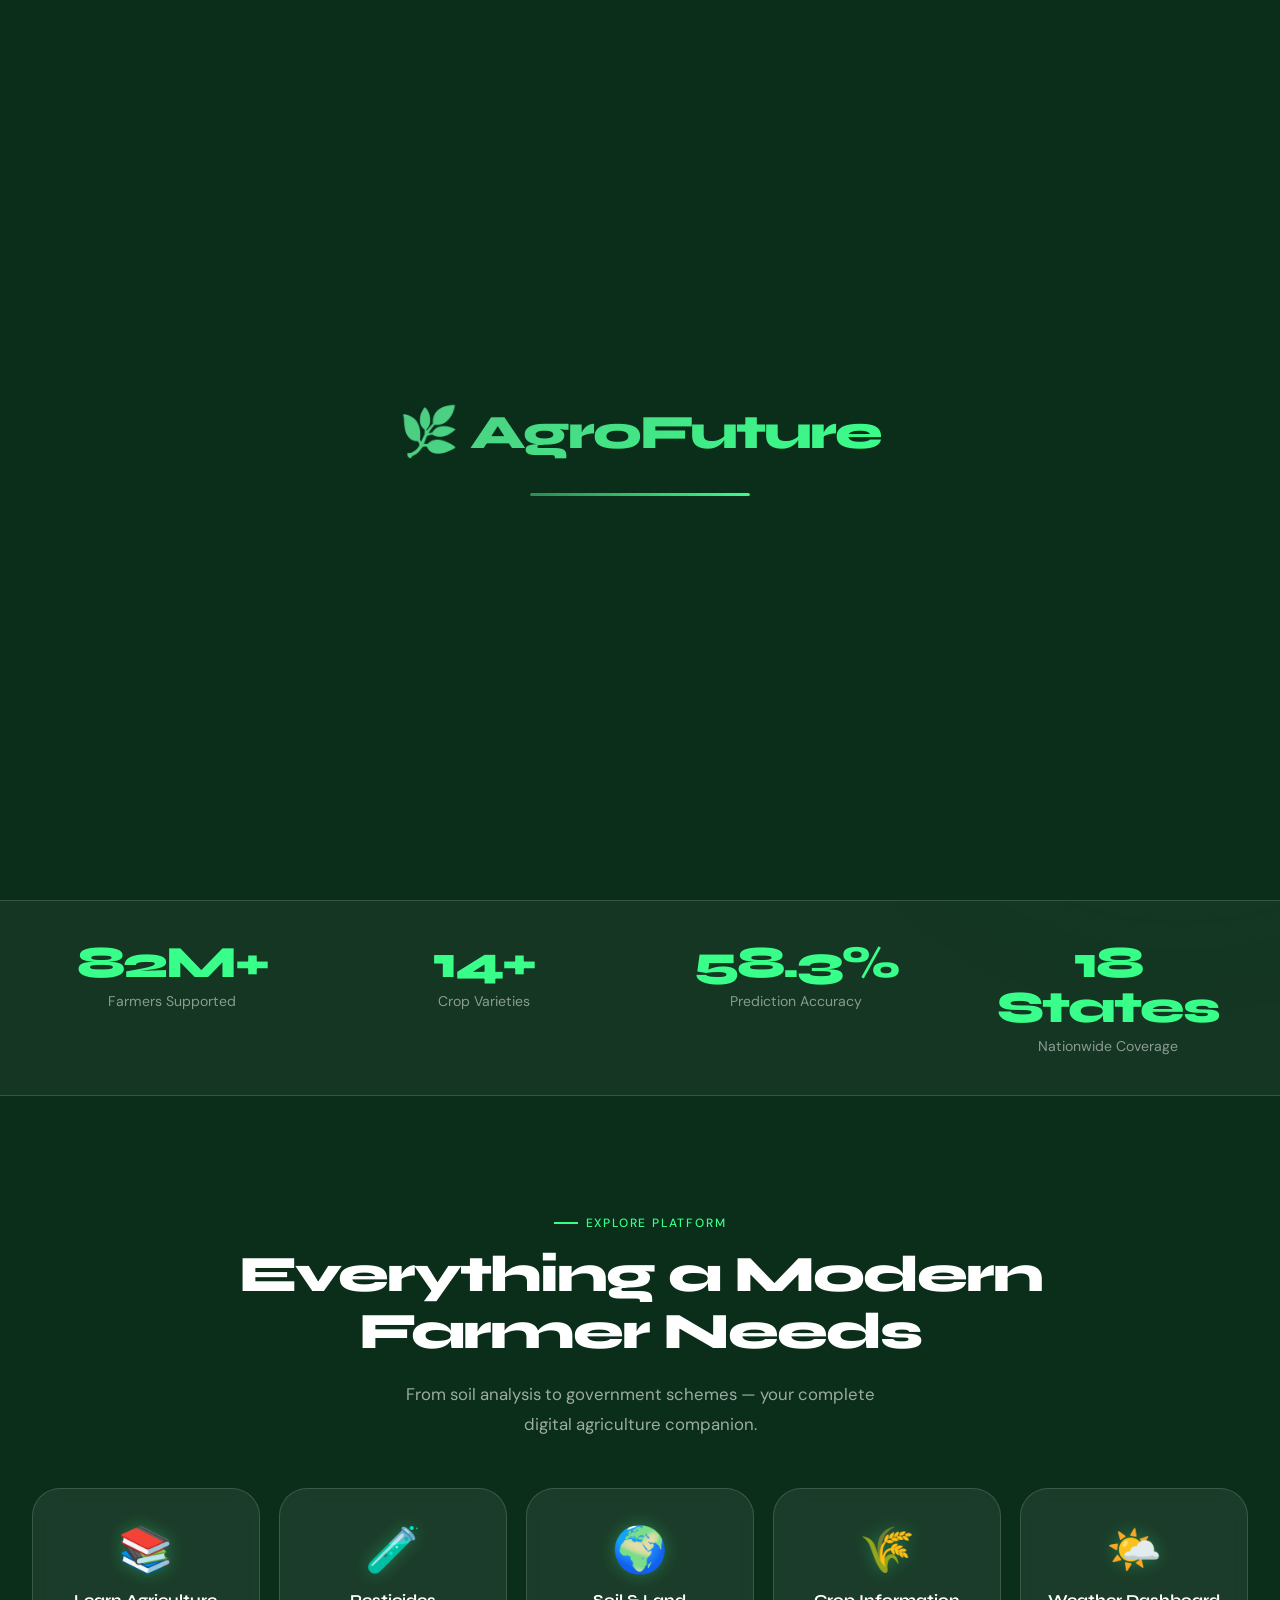
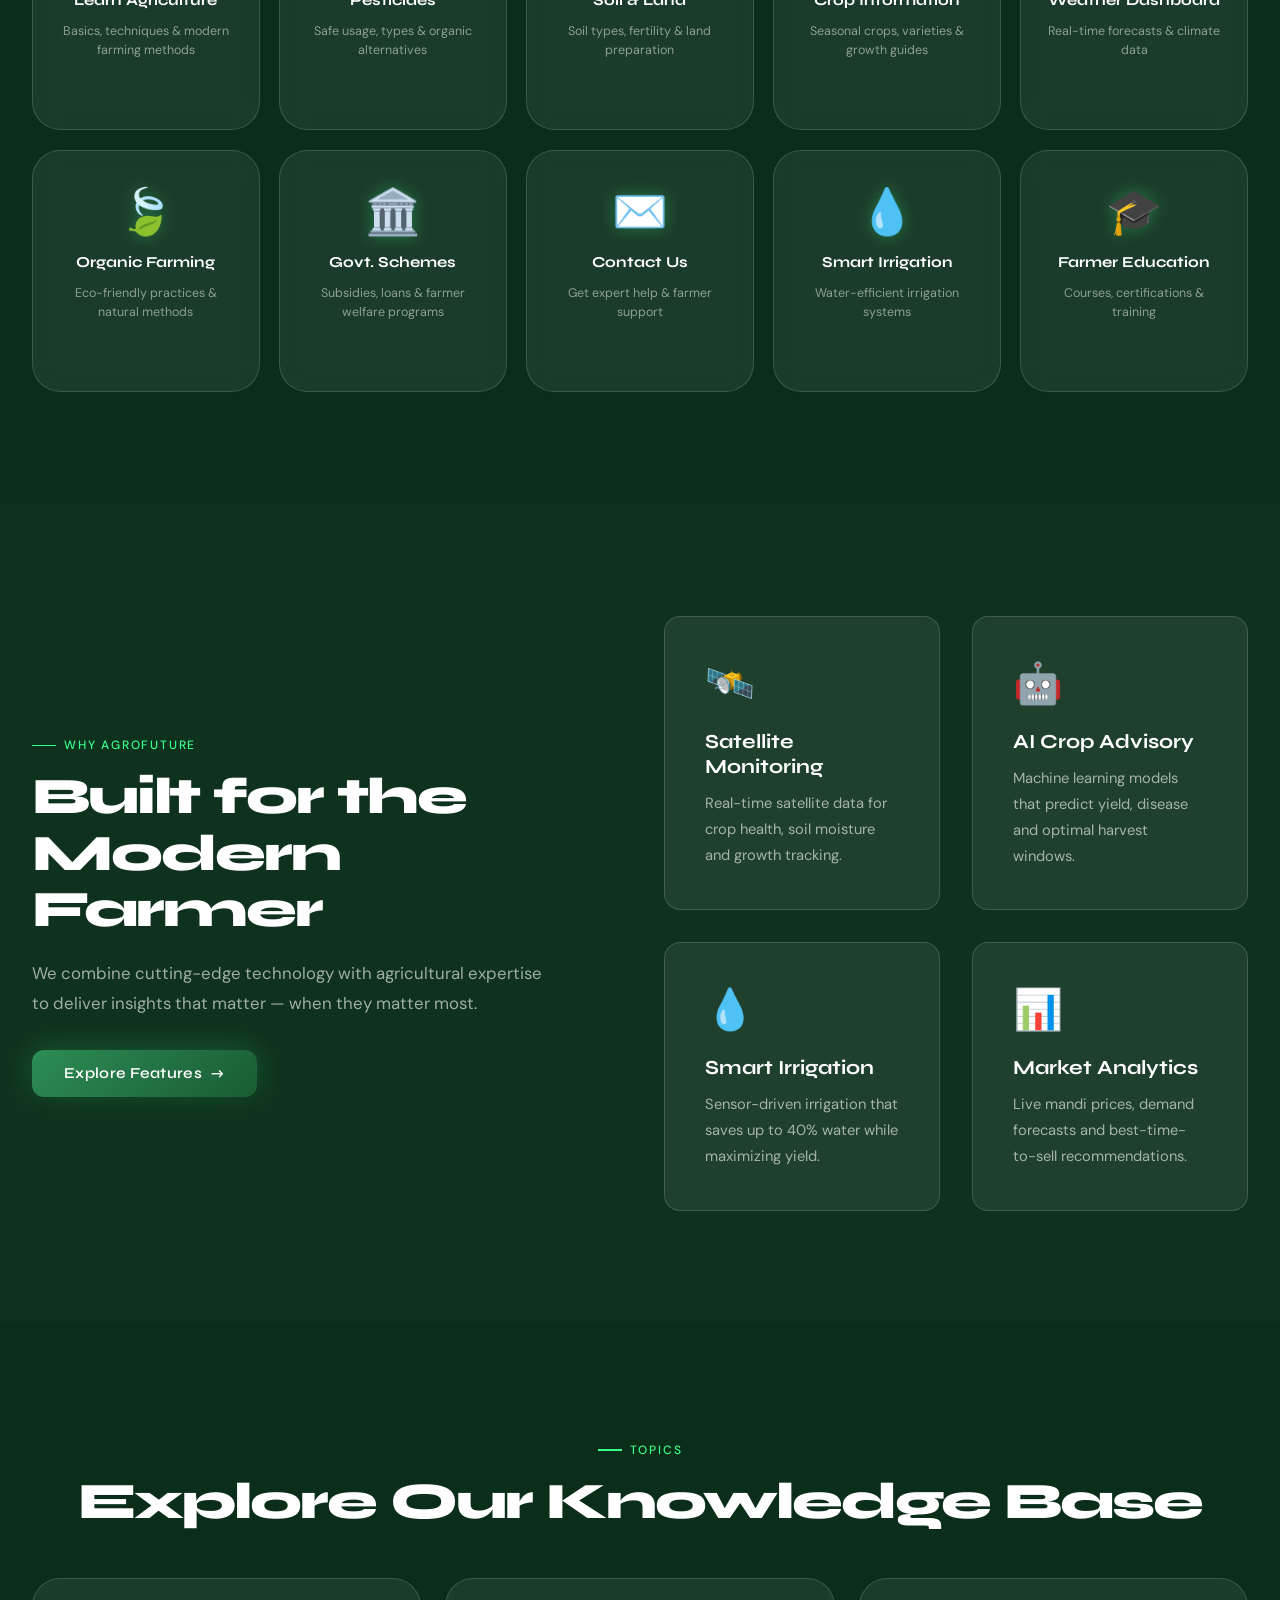
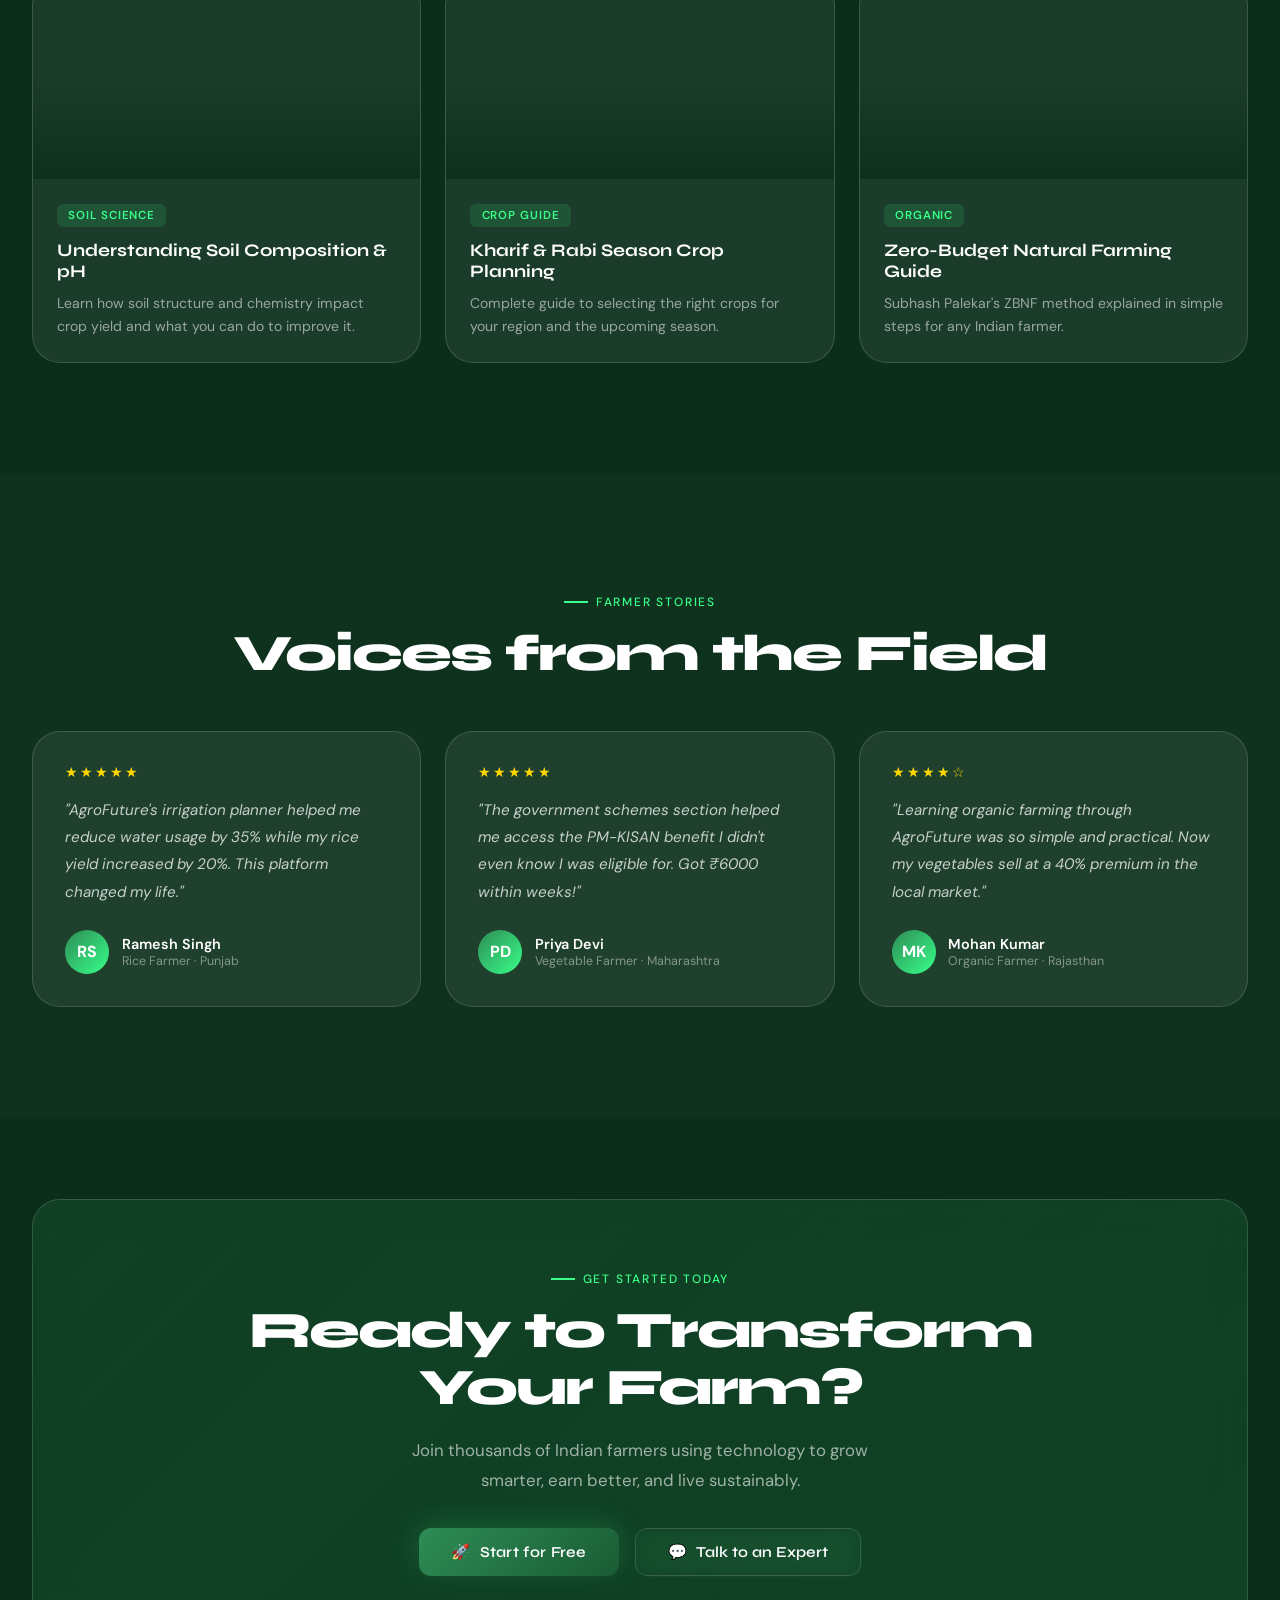
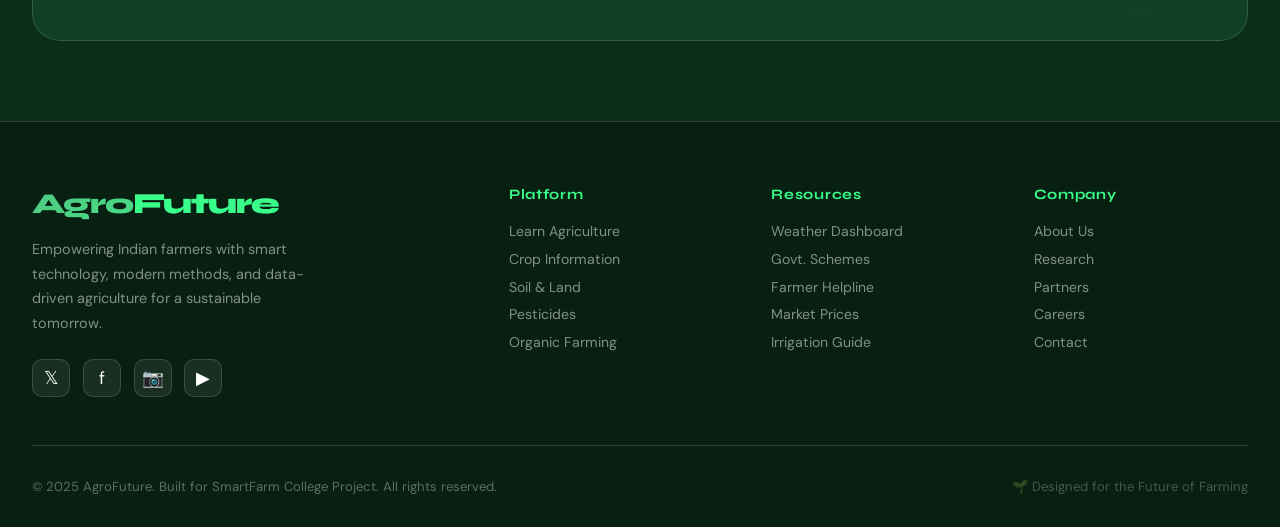
<file: index.html>
<!DOCTYPE html>
<html lang="en">
  <head>
    <meta charset="UTF-8" />
    <meta name="viewport" content="width=device-width, initial-scale=1.0" />
    <title>AgroFuture — Smart Agriculture Platform</title>
    <meta
      name="description"
      content="India's premier smart agriculture platform. Modern farming, AI-powered insights, government schemes and more."
    />
    <link rel="stylesheet" href="assets/css/style.css" />
    <link
      rel="icon"
      href="data:image/svg+xml,<svg xmlns='http://www.w3.org/2000/svg' viewBox='0 0 100 100'><text y='.9em' font-size='90'>🌿</text></svg>"
    />
  </head>
  <body>
    <!-- Components injected by components.js -->

    <!-- ══ HERO ══════════════════════════════════════════════ -->
    <section class="hero">
      <div class="hero-bg"></div>
      <div class="hero-overlay"></div>

      <div class="hero-content">
        <div class="hero-badge">
          <span class="hero-badge-dot"></span>Next-Gen Smart Agriculture
        </div>
        <h1 class="hero-title">
          The Future of<br />
          <span class="highlight" id="typing-text">Smart Farming</span><br />
          Starts Here
        </h1>
        <p class="hero-sub">
          Empowering 140 million Indian farmers with precision technology,
          real-time data, AI insights, and modern agricultural practices.
        </p>
        <div class="hero-actions">
          <a href="pages/learn.html" class="btn-primary-glow">
            <span>🌱</span><span>Start Learning</span>
          </a>
          <a href="pages/weather.html" class="btn-ghost">
            <span>🌤️</span><span>View Dashboard</span>
          </a>
        </div>
      </div>

      <!-- Floating cards -->
      <div class="hero-float hero-float-1">
        <div class="float-card">
          <div class="float-card-icon">🌡️</div>
          <div>
            <div class="float-card-label">Today's Temp</div>
            <div class="float-card-value">28°C</div>
          </div>
        </div>
      </div>
      <div class="hero-float hero-float-2">
        <div class="float-card">
          <div class="float-card-icon">💧</div>
          <div>
            <div class="float-card-label">Soil Moisture</div>
            <div class="float-card-value">72%</div>
          </div>
        </div>
      </div>
      <div class="hero-float hero-float-3">
        <div class="float-card">
          <div class="float-card-icon">🌾</div>
          <div>
            <div class="float-card-label">Crop Health</div>
            <div class="float-card-value">Excellent</div>
          </div>
        </div>
      </div>

      <div class="hero-scroll">
        <div class="scroll-line"></div>
        <div class="scroll-text">Scroll to explore</div>
      </div>
    </section>

    <!-- ══ STATS BAR ═══════════════════════════════════════════ -->
    <div class="stats-bar">
      <div class="stats-inner stagger">
        <div class="stat-item">
          <div class="stat-number" data-target="140" data-suffix="M+">0</div>
          <div class="stat-label">Farmers Supported</div>
        </div>
        <div class="stat-item">
          <div class="stat-number" data-target="25" data-suffix="+">0</div>
          <div class="stat-label">Crop Varieties</div>
        </div>
        <div class="stat-item">
          <div class="stat-number" data-target="98.5" data-suffix="%">0</div>
          <div class="stat-label">Prediction Accuracy</div>
        </div>
        <div class="stat-item">
          <div class="stat-number" data-target="32" data-suffix=" States">
            0
          </div>
          <div class="stat-label">Nationwide Coverage</div>
        </div>
      </div>
    </div>

    <!-- ══ NAV CARDS ══════════════════════════════════════════ -->
    <section class="section">
      <div class="section-inner">
        <div class="text-center mb-3 reveal">
          <div class="section-label">Explore Platform</div>
          <h2 class="section-title">Everything a Modern<br />Farmer Needs</h2>
          <p class="section-sub" style="margin: 0 auto">
            From soil analysis to government schemes — your complete digital
            agriculture companion.
          </p>
        </div>

        <div class="nav-cards-grid stagger">
          <a href="pages/learn.html" class="nav-card">
            <div class="nav-card-icon">📚</div>
            <div class="nav-card-title">Learn Agriculture</div>
            <div class="nav-card-desc">
              Basics, techniques & modern farming methods
            </div>
            <div class="nav-card-arrow">→</div>
          </a>
          <a href="pages/pesticides.html" class="nav-card">
            <div class="nav-card-icon">🧪</div>
            <div class="nav-card-title">Pesticides</div>
            <div class="nav-card-desc">
              Safe usage, types & organic alternatives
            </div>
            <div class="nav-card-arrow">→</div>
          </a>
          <a href="pages/soil.html" class="nav-card">
            <div class="nav-card-icon">🌍</div>
            <div class="nav-card-title">Soil & Land</div>
            <div class="nav-card-desc">
              Soil types, fertility & land preparation
            </div>
            <div class="nav-card-arrow">→</div>
          </a>
          <a href="pages/crops.html" class="nav-card">
            <div class="nav-card-icon">🌾</div>
            <div class="nav-card-title">Crop Information</div>
            <div class="nav-card-desc">
              Seasonal crops, varieties & growth guides
            </div>
            <div class="nav-card-arrow">→</div>
          </a>
          <a href="pages/weather.html" class="nav-card">
            <div class="nav-card-icon">🌤️</div>
            <div class="nav-card-title">Weather Dashboard</div>
            <div class="nav-card-desc">Real-time forecasts & climate data</div>
            <div class="nav-card-arrow">→</div>
          </a>
          <a href="pages/organic.html" class="nav-card">
            <div class="nav-card-icon">🍃</div>
            <div class="nav-card-title">Organic Farming</div>
            <div class="nav-card-desc">
              Eco-friendly practices & natural methods
            </div>
            <div class="nav-card-arrow">→</div>
          </a>
          <a href="pages/schemes.html" class="nav-card">
            <div class="nav-card-icon">🏛️</div>
            <div class="nav-card-title">Govt. Schemes</div>
            <div class="nav-card-desc">
              Subsidies, loans & farmer welfare programs
            </div>
            <div class="nav-card-arrow">→</div>
          </a>
          <a href="pages/contact.html" class="nav-card">
            <div class="nav-card-icon">✉️</div>
            <div class="nav-card-title">Contact Us</div>
            <div class="nav-card-desc">Get expert help & farmer support</div>
            <div class="nav-card-arrow">→</div>
          </a>
          <a href="pages/soil.html#irrigation" class="nav-card">
            <div class="nav-card-icon">💧</div>
            <div class="nav-card-title">Smart Irrigation</div>
            <div class="nav-card-desc">Water-efficient irrigation systems</div>
            <div class="nav-card-arrow">→</div>
          </a>
          <a href="pages/learn.html#education" class="nav-card">
            <div class="nav-card-icon">🎓</div>
            <div class="nav-card-title">Farmer Education</div>
            <div class="nav-card-desc">Courses, certifications & training</div>
            <div class="nav-card-arrow">→</div>
          </a>
        </div>
      </div>
    </section>

    <!-- ══ FEATURES ════════════════════════════════════════════ -->
    <section class="section" style="background: rgba(255, 255, 255, 0.02)">
      <div class="section-inner">
        <div class="col-2 reveal">
          <div>
            <div class="section-label">Why AgroFuture</div>
            <h2 class="section-title">Built for the<br />Modern Farmer</h2>
            <p class="section-sub">
              We combine cutting-edge technology with agricultural expertise to
              deliver insights that matter — when they matter most.
            </p>
            <a
              href="pages/learn.html"
              class="btn-primary-glow"
              style="margin-top: 2rem; display: inline-flex"
            >
              <span>Explore Features</span><span>→</span>
            </a>
          </div>
          <div class="features-strip" style="grid-template-columns: 1fr 1fr">
            <div class="feature-item reveal">
              <div class="feature-icon">🛰️</div>
              <div class="feature-title">Satellite Monitoring</div>
              <div class="feature-text">
                Real-time satellite data for crop health, soil moisture and
                growth tracking.
              </div>
            </div>
            <div class="feature-item reveal">
              <div class="feature-icon">🤖</div>
              <div class="feature-title">AI Crop Advisory</div>
              <div class="feature-text">
                Machine learning models that predict yield, disease and optimal
                harvest windows.
              </div>
            </div>
            <div class="feature-item reveal">
              <div class="feature-icon">💧</div>
              <div class="feature-title">Smart Irrigation</div>
              <div class="feature-text">
                Sensor-driven irrigation that saves up to 40% water while
                maximizing yield.
              </div>
            </div>
            <div class="feature-item reveal">
              <div class="feature-icon">📊</div>
              <div class="feature-title">Market Analytics</div>
              <div class="feature-text">
                Live mandi prices, demand forecasts and best-time-to-sell
                recommendations.
              </div>
            </div>
          </div>
        </div>
      </div>
    </section>

    <!-- ══ SHOWCASE CARDS ══════════════════════════════════════ -->
    <section class="section">
      <div class="section-inner">
        <div class="text-center mb-3 reveal">
          <div class="section-label">Topics</div>
          <h2 class="section-title">Explore Our Knowledge Base</h2>
        </div>
        <div class="content-grid stagger">
          <a href="pages/soil.html" class="content-card" style="color: white">
            <div
              class="content-card-img"
              style="
                background-image: url('https://images.unsplash.com/photo-1416879595882-3373a0480b5b?w=600&q=80');
              "
            >
              <div class="content-card-img-overlay"></div>
            </div>
            <div class="content-card-body">
              <div class="content-card-tag">Soil Science</div>
              <div class="content-card-title">
                Understanding Soil Composition & pH
              </div>
              <div class="content-card-desc">
                Learn how soil structure and chemistry impact crop yield and
                what you can do to improve it.
              </div>
            </div>
          </a>
          <a href="pages/crops.html" class="content-card" style="color: white">
            <div
              class="content-card-img"
              style="
                background-image: url('https://images.unsplash.com/photo-1574323347407-f5e1ad6d020b?w=600&q=80');
              "
            >
              <div class="content-card-img-overlay"></div>
            </div>
            <div class="content-card-body">
              <div class="content-card-tag">Crop Guide</div>
              <div class="content-card-title">
                Kharif & Rabi Season Crop Planning
              </div>
              <div class="content-card-desc">
                Complete guide to selecting the right crops for your region and
                the upcoming season.
              </div>
            </div>
          </a>
          <a
            href="pages/organic.html"
            class="content-card"
            style="color: white"
          >
            <div
              class="content-card-img"
              style="
                background-image: url('https://images.unsplash.com/photo-1464226184884-fa280b87c399?w=600&q=80');
              "
            >
              <div class="content-card-img-overlay"></div>
            </div>
            <div class="content-card-body">
              <div class="content-card-tag">Organic</div>
              <div class="content-card-title">
                Zero-Budget Natural Farming Guide
              </div>
              <div class="content-card-desc">
                Subhash Palekar's ZBNF method explained in simple steps for any
                Indian farmer.
              </div>
            </div>
          </a>
        </div>
      </div>
    </section>

    <!-- ══ TESTIMONIALS ════════════════════════════════════════ -->
    <section class="section" style="background: rgba(255, 255, 255, 0.02)">
      <div class="section-inner">
        <div class="text-center mb-3 reveal">
          <div class="section-label">Farmer Stories</div>
          <h2 class="section-title">Voices from the Field</h2>
        </div>
        <div class="testimonials-grid stagger">
          <div class="testimonial-card">
            <div class="stars">★★★★★</div>
            <p class="testimonial-text">
              "AgroFuture's irrigation planner helped me reduce water usage by
              35% while my rice yield increased by 20%. This platform changed my
              life."
            </p>
            <div class="testimonial-author">
              <div class="testimonial-avatar">RS</div>
              <div>
                <div class="testimonial-name">Ramesh Singh</div>
                <div class="testimonial-role">Rice Farmer · Punjab</div>
              </div>
            </div>
          </div>
          <div class="testimonial-card">
            <div class="stars">★★★★★</div>
            <p class="testimonial-text">
              "The government schemes section helped me access the PM-KISAN
              benefit I didn't even know I was eligible for. Got ₹6000 within
              weeks!"
            </p>
            <div class="testimonial-author">
              <div class="testimonial-avatar">PD</div>
              <div>
                <div class="testimonial-name">Priya Devi</div>
                <div class="testimonial-role">
                  Vegetable Farmer · Maharashtra
                </div>
              </div>
            </div>
          </div>
          <div class="testimonial-card">
            <div class="stars">★★★★☆</div>
            <p class="testimonial-text">
              "Learning organic farming through AgroFuture was so simple and
              practical. Now my vegetables sell at a 40% premium in the local
              market."
            </p>
            <div class="testimonial-author">
              <div class="testimonial-avatar">MK</div>
              <div>
                <div class="testimonial-name">Mohan Kumar</div>
                <div class="testimonial-role">Organic Farmer · Rajasthan</div>
              </div>
            </div>
          </div>
        </div>
      </div>
    </section>

    <!-- ══ CTA BAND ════════════════════════════════════════════ -->
    <section class="section" style="padding: 5rem 2rem">
      <div class="section-inner">
        <div
          class="glass-card text-center reveal"
          style="
            padding: 4rem;
            background: linear-gradient(
              135deg,
              rgba(26, 92, 52, 0.4),
              rgba(45, 140, 85, 0.2)
            );
          "
        >
          <div class="section-label" style="justify-content: center">
            Get Started Today
          </div>
          <h2 class="section-title">Ready to Transform<br />Your Farm?</h2>
          <p class="section-sub" style="margin: 1rem auto 2rem">
            Join thousands of Indian farmers using technology to grow smarter,
            earn better, and live sustainably.
          </p>
          <div
            style="
              display: flex;
              gap: 1rem;
              justify-content: center;
              flex-wrap: wrap;
            "
          >
            <a href="pages/learn.html" class="btn-primary-glow"
              ><span>🚀</span><span>Start for Free</span></a
            >
            <a href="pages/contact.html" class="btn-ghost"
              ><span>💬</span><span>Talk to an Expert</span></a
            >
          </div>
        </div>
      </div>
    </section>

    <!-- Scripts -->
    <script src="assets/js/components.js"></script>
    <script src="assets/js/main.js"></script>
  </body>
</html>
</file>
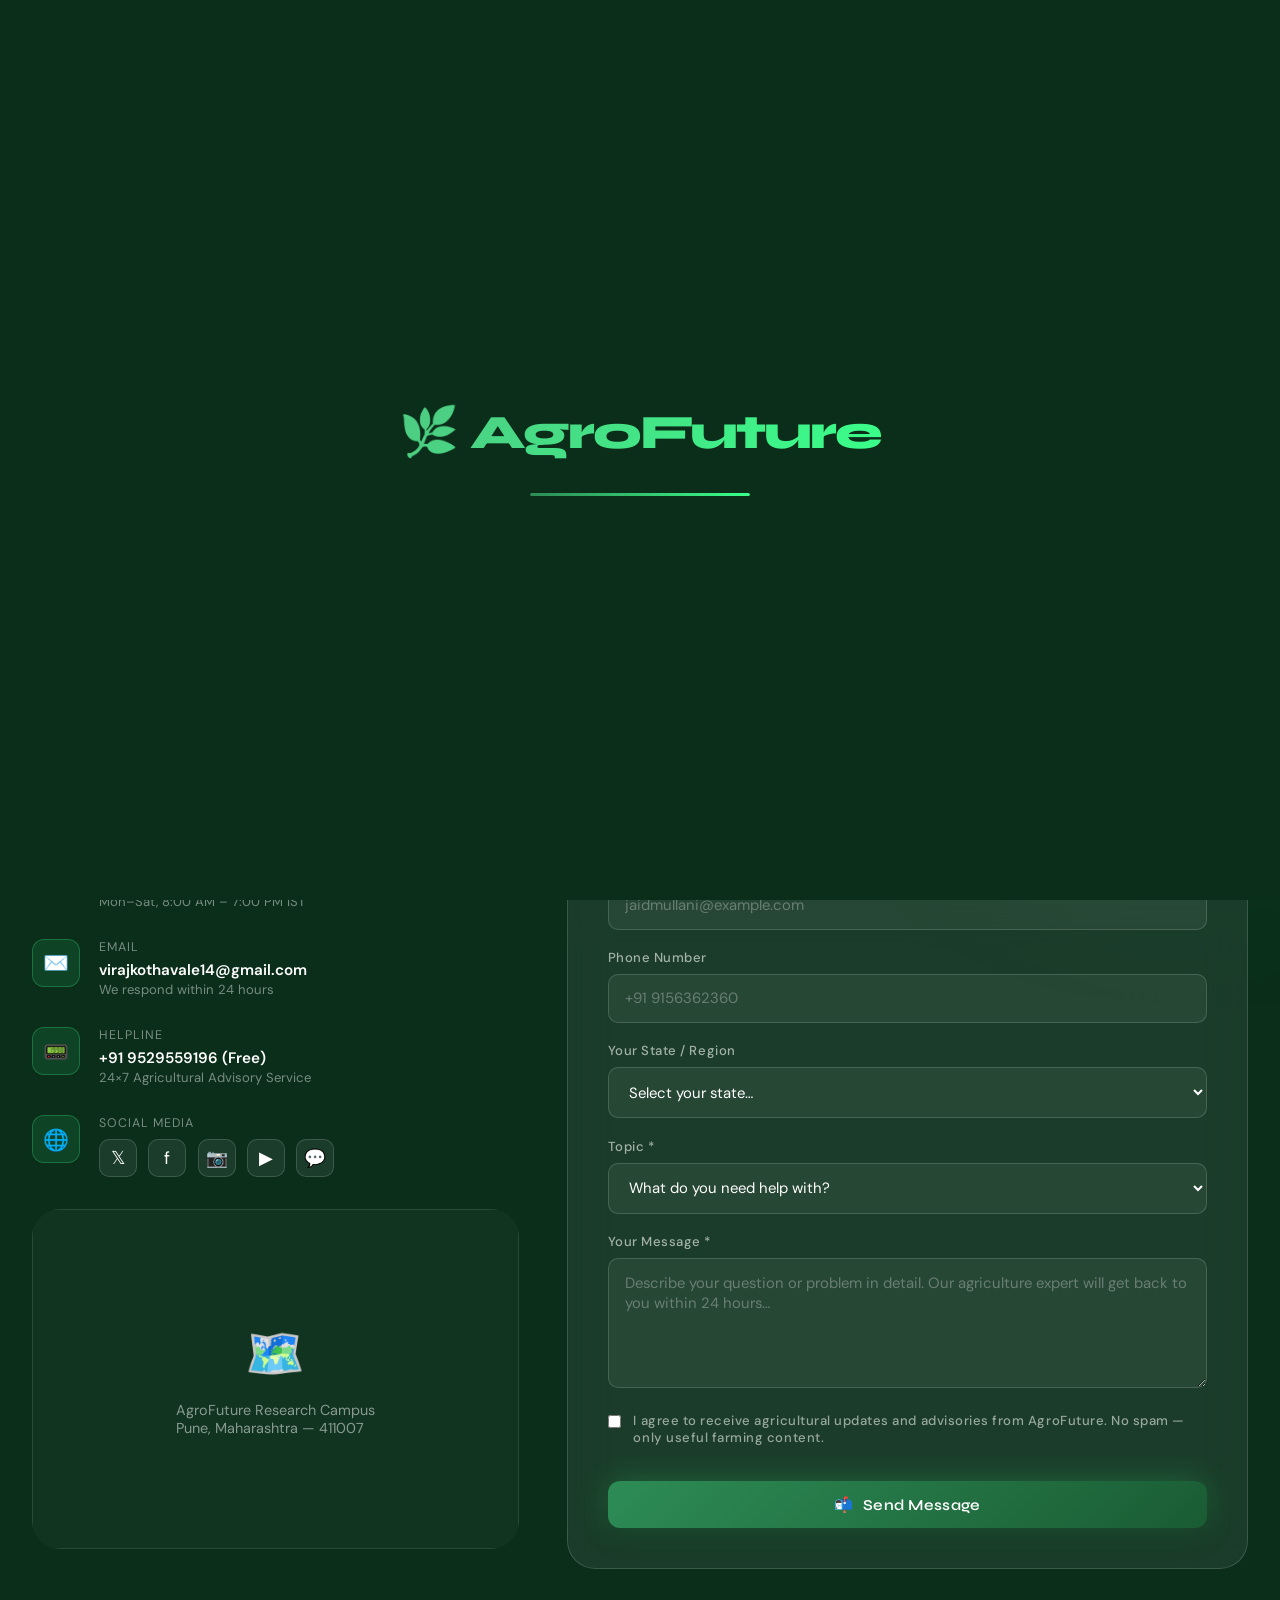
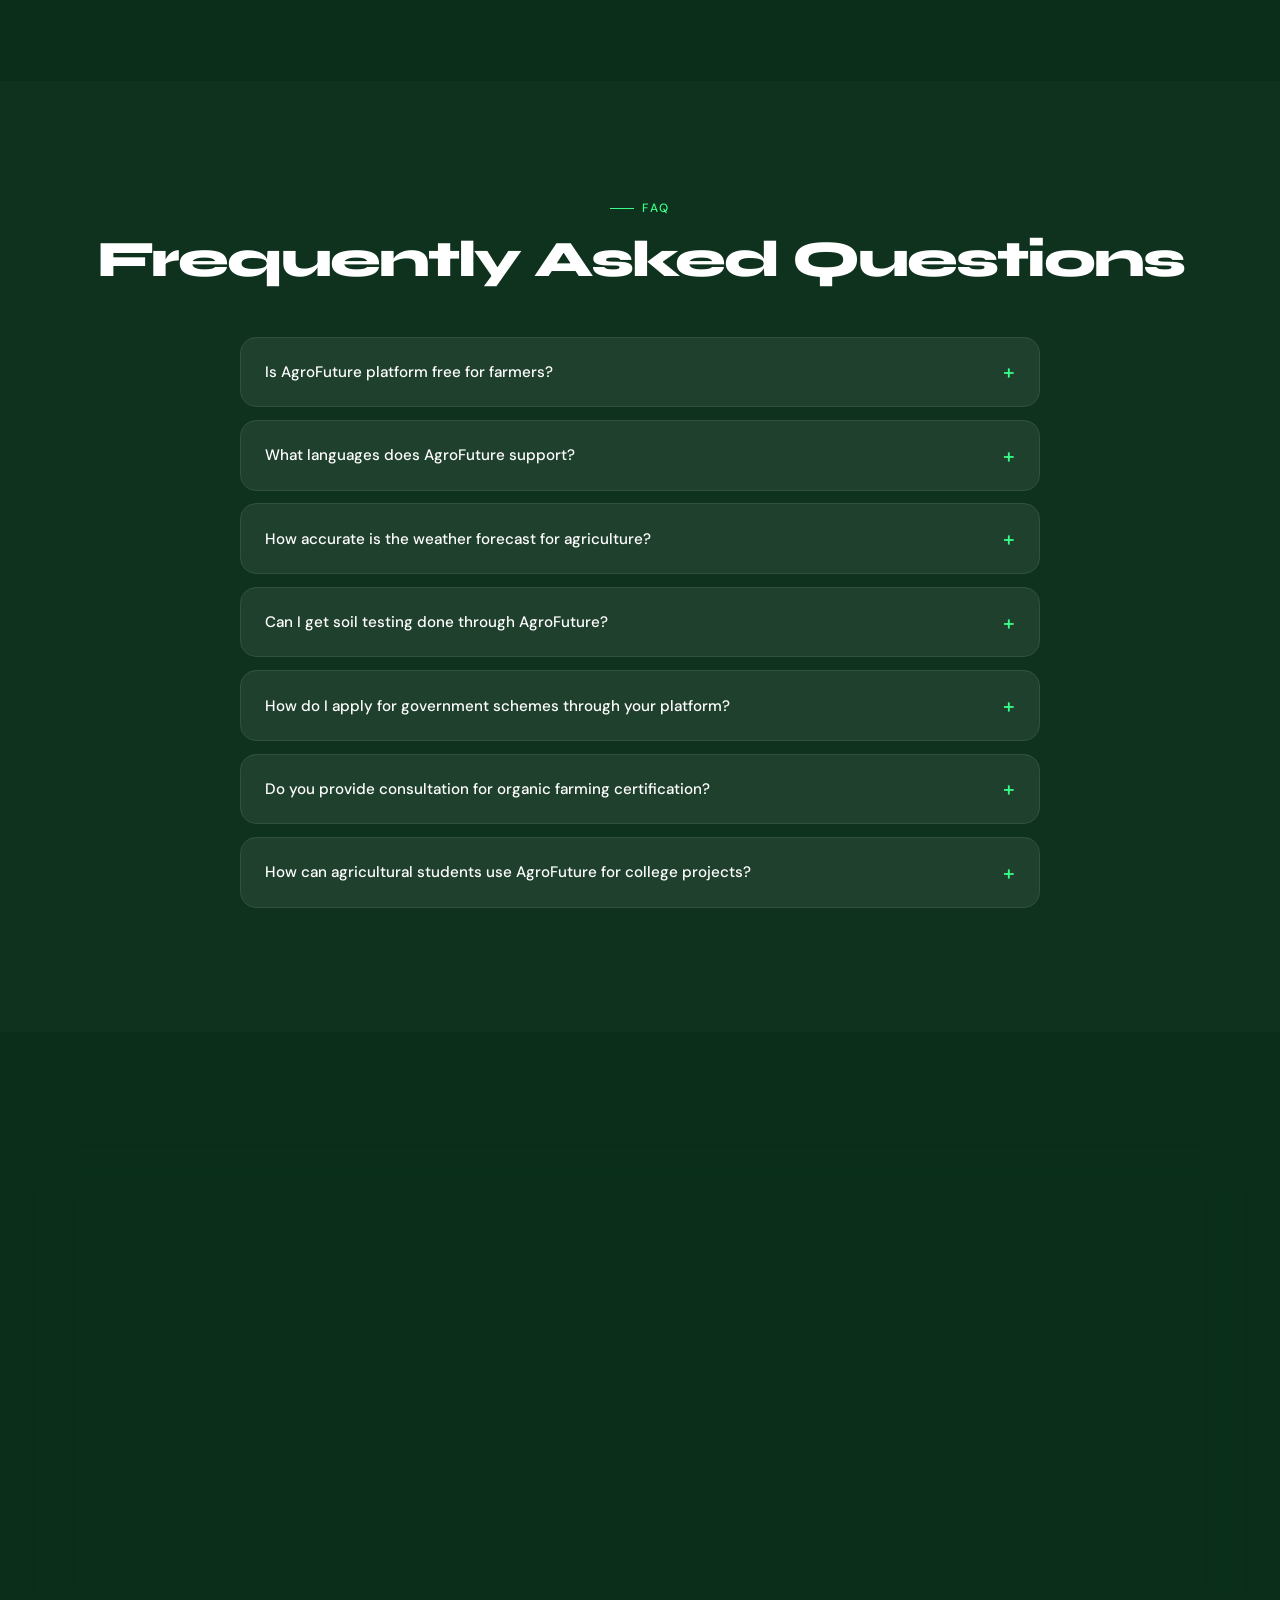
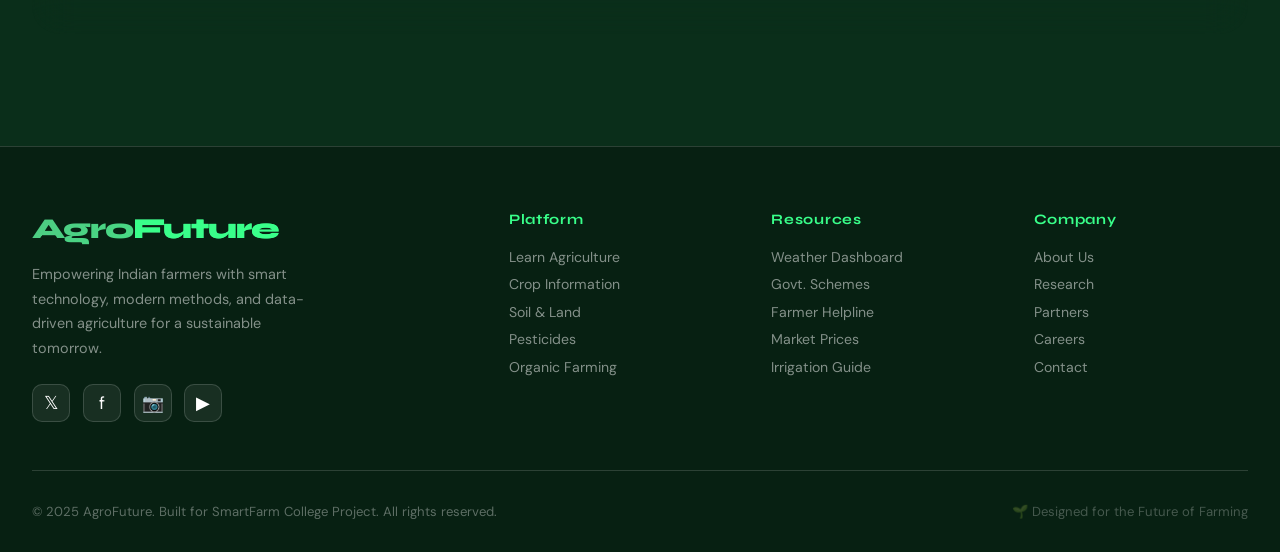
<file: pages/contact.html>
<!DOCTYPE html>
<html lang="en">
  <head>
    <meta charset="UTF-8" />
    <meta name="viewport" content="width=device-width, initial-scale=1.0" />
    <title>Contact Us — AgroFuture</title>
    <link rel="stylesheet" href="../assets/css/style.css" />
    <link
      rel="icon"
      href="data:image/svg+xml,<svg xmlns='http://www.w3.org/2000/svg' viewBox='0 0 100 100'><text y='.9em' font-size='90'>🌿</text></svg>"
    />
    <style>
      .contact-layout {
        display: grid;
        grid-template-columns: 1fr 1.4fr;
        gap: 3rem;
        align-items: start;
      }
      .contact-info-item {
        display: flex;
        align-items: flex-start;
        gap: 1.2rem;
        margin-bottom: 1.8rem;
      }
      .contact-info-icon {
        width: 48px;
        height: 48px;
        background: rgba(62, 255, 138, 0.1);
        border: 1px solid rgba(62, 255, 138, 0.25);
        border-radius: 12px;
        display: flex;
        align-items: center;
        justify-content: center;
        font-size: 1.3rem;
        flex-shrink: 0;
      }
      .contact-info-label {
        font-size: 0.78rem;
        color: rgba(255, 255, 255, 0.45);
        text-transform: uppercase;
        letter-spacing: 0.08em;
        margin-bottom: 0.3rem;
      }
      .contact-info-value {
        font-weight: 600;
        font-size: 0.95rem;
      }
      .contact-info-sub {
        font-size: 0.82rem;
        color: rgba(255, 255, 255, 0.45);
        margin-top: 0.1rem;
      }
      .map-section {
        height: 340px;
        border-radius: var(--radius-lg);
        overflow: hidden;
        margin-top: 2rem;
      }
      .form-row {
        display: grid;
        grid-template-columns: 1fr 1fr;
        gap: 1rem;
      }
      @media (max-width: 900px) {
        .contact-layout {
          grid-template-columns: 1fr;
        }
        .form-row {
          grid-template-columns: 1fr;
        }
      }
    </style>
  </head>
  <body>
    <!-- ══ HERO ══════════════════════════════════════════════════ -->
    <section class="page-hero" style="padding-top: 100px; min-height: 48vh">
      <div
        class="page-hero-bg"
        style="
          background-image: url('https://images.unsplash.com/photo-1552664730-d307ca884978?w=1600&q=80');
        "
      ></div>
      <div class="page-hero-overlay"></div>
      <div class="page-hero-content">
        <div class="breadcrumb-nav">
          <a href="../index.html">Home</a><span>/</span><span>Contact Us</span>
        </div>
        <div class="section-label">Get In Touch</div>
        <h1
          class="section-title"
          style="font-size: clamp(2.5rem, 6vw, 5rem); letter-spacing: -3px"
        >
          Contact<br /><span class="text-neon">AgroFuture</span>
        </h1>
        <p class="section-sub">
          Talk to our agriculture experts. We're here to help every farmer —
          from beginner to experienced.
        </p>
      </div>
    </section>

    <!-- ══ CONTACT MAIN ════════════════════════════════════════════ -->
    <section class="section">
      <div class="section-inner">
        <div class="contact-layout reveal">
          <!-- Info Panel -->
          <div>
            <div class="section-label">Contact Details</div>
            <h2
              class="section-title"
              style="font-size: 2rem; margin-bottom: 2rem"
            >
              Let's Talk<br />About Farming
            </h2>

            <div class="contact-info-item">
              <div class="contact-info-icon">📍</div>
              <div>
                <div class="contact-info-label">Our Office</div>
                <div class="contact-info-value">AgroFuture Research Campus</div>
                <div class="contact-info-sub">
                  Plot 42, Agri Tech Zone, Pune, Maharashtra — 411007
                </div>
              </div>
            </div>
            <div class="contact-info-item">
              <div class="contact-info-icon">📞</div>
              <div>
                <div class="contact-info-label">Phone</div>
                <div class="contact-info-value">+91 8237030032</div>
                <div class="contact-info-sub">
                  Mon–Sat, 8:00 AM – 7:00 PM IST
                </div>
              </div>
            </div>
            <div class="contact-info-item">
              <div class="contact-info-icon">✉️</div>
              <div>
                <div class="contact-info-label">Email</div>
                <div class="contact-info-value">virajkothavale14@gmail.com</div>
                <div class="contact-info-sub">We respond within 24 hours</div>
              </div>
            </div>
            <div class="contact-info-item">
              <div class="contact-info-icon">📟</div>
              <div>
                <div class="contact-info-label">Helpline</div>
                <div class="contact-info-value">+91 9529559196 (Free)</div>
                <div class="contact-info-sub">
                  24×7 Agricultural Advisory Service
                </div>
              </div>
            </div>
            <div class="contact-info-item">
              <div class="contact-info-icon">🌐</div>
              <div>
                <div class="contact-info-label">Social Media</div>
                <div style="display: flex; gap: 0.7rem; margin-top: 0.5rem">
                  <a href="#" class="social-link" title="Twitter">𝕏</a>
                  <a href="#" class="social-link" title="Facebook">f</a>
                  <a href="#" class="social-link" title="Instagram">📷</a>
                  <a href="#" class="social-link" title="YouTube">▶</a>
                  <a href="#" class="social-link" title="WhatsApp">💬</a>
                </div>
              </div>
            </div>

            <!-- Map placeholder -->
            <div class="map-section" id="map-embed"></div>
          </div>

          <!-- Form Panel -->
          <div class="glass-card" style="padding: 2.5rem">
            <div style="margin-bottom: 2rem">
              <div class="section-label">Send a Message</div>
              <h3
                style="
                  font-family: var(--font-display);
                  font-weight: 700;
                  font-size: 1.5rem;
                "
              >
                How Can We Help You?
              </h3>
            </div>
            <form id="contact-form" class="contact-form">
              <div class="form-row">
                <div class="form-group">
                  <label>First Name *</label>
                  <input type="text" placeholder="Jaid" required />
                </div>
                <div class="form-group">
                  <label>Last Name *</label>
                  <input type="text" placeholder="Mullani" required />
                </div>
              </div>
              <div class="form-group">
                <label>Email Address *</label>
                <input
                  type="email"
                  placeholder="jaidmullani@example.com"
                  required
                />
              </div>
              <div class="form-group">
                <label>Phone Number</label>
                <input type="tel" placeholder="+91 9156362360" />
              </div>
              <div class="form-group">
                <label>Your State / Region</label>
                <select>
                  <option value="">Select your state…</option>
                  <option>Andhra Pradesh</option>
                  <option>Assam</option>
                  <option>Bihar</option>
                  <option>Gujarat</option>
                  <option>Haryana</option>
                  <option>Karnataka</option>
                  <option>Kerala</option>
                  <option>Madhya Pradesh</option>
                  <option>Maharashtra</option>
                  <option>Odisha</option>
                  <option>Punjab</option>
                  <option>Rajasthan</option>
                  <option>Tamil Nadu</option>
                  <option>Telangana</option>
                  <option>Uttar Pradesh</option>
                  <option>West Bengal</option>
                  <option>Other</option>
                </select>
              </div>
              <div class="form-group">
                <label>Topic *</label>
                <select required>
                  <option value="">What do you need help with?</option>
                  <option>Crop Advisory</option>
                  <option>Soil Testing</option>
                  <option>Government Schemes</option>
                  <option>Organic Farming</option>
                  <option>Pest & Disease</option>
                  <option>Irrigation</option>
                  <option>Market & Prices</option>
                  <option>Education & Training</option>
                  <option>Other</option>
                </select>
              </div>
              <div class="form-group">
                <label>Your Message *</label>
                <textarea
                  placeholder="Describe your question or problem in detail. Our agriculture expert will get back to you within 24 hours…"
                  required
                ></textarea>
              </div>
              <div
                class="form-group"
                style="
                  display: flex;
                  align-items: flex-start;
                  gap: 0.8rem;
                  margin-top: 0.5rem;
                "
              >
                <input
                  type="checkbox"
                  id="consent"
                  style="width: auto; margin-top: 3px"
                  required
                />
                <label
                  for="consent"
                  style="
                    font-size: 0.82rem;
                    color: rgba(255, 255, 255, 0.55);
                    cursor: pointer;
                  "
                  >I agree to receive agricultural updates and advisories from
                  AgroFuture. No spam — only useful farming content.</label
                >
              </div>
              <button
                type="submit"
                class="btn-primary-glow w-100"
                style="
                  margin-top: 0.5rem;
                  justify-content: center;
                  border: none;
                  width: 100%;
                "
              >
                <span>📬</span><span>Send Message</span>
              </button>
            </form>
          </div>
        </div>
      </div>
    </section>

    <!-- ══ FAQ ══════════════════════════════════════════════════ -->
    <section class="section" style="background: rgba(255, 255, 255, 0.02)">
      <div class="section-inner">
        <div class="text-center mb-3 reveal">
          <div class="section-label">FAQ</div>
          <h2 class="section-title">Frequently Asked Questions</h2>
        </div>
        <div style="max-width: 800px; margin: 0 auto" class="reveal">
          <div class="faq-item">
            <button class="faq-question">
              Is AgroFuture platform free for farmers?
              <span class="faq-icon">+</span>
            </button>
            <div class="faq-answer">
              Yes, AgroFuture is completely free for individual farmers. We
              believe knowledge and technology should be accessible to every
              farmer regardless of farm size or income.
            </div>
          </div>
          <div class="faq-item">
            <button class="faq-question">
              What languages does AgroFuture support?
              <span class="faq-icon">+</span>
            </button>
            <div class="faq-answer">
              We currently support Hindi and English, with regional language
              support (Marathi, Telugu, Kannada, Tamil, Bengali) coming in Q3
              2025. Our Kisan Call Centre supports all 22 scheduled languages.
            </div>
          </div>
          <div class="faq-item">
            <button class="faq-question">
              How accurate is the weather forecast for agriculture?
              <span class="faq-icon">+</span>
            </button>
            <div class="faq-answer">
              Our weather data comes from IMD (India Meteorological Department)
              integrated with private weather stations. Short-range forecasts (3
              days) have 92%+ accuracy. We also provide district-level agromet
              advisories twice weekly.
            </div>
          </div>
          <div class="faq-item">
            <button class="faq-question">
              Can I get soil testing done through AgroFuture?
              <span class="faq-icon">+</span>
            </button>
            <div class="faq-answer">
              We partner with ICAR-accredited soil testing labs across India.
              You can request a home soil sample collection kit through the
              platform. Results are shared within 7 days with specific
              fertilizer recommendations.
            </div>
          </div>
          <div class="faq-item">
            <button class="faq-question">
              How do I apply for government schemes through your platform?
              <span class="faq-icon">+</span>
            </button>
            <div class="faq-answer">
              Our Schemes page provides direct links to official government
              portals for each scheme. We also provide step-by-step application
              guides in Hindi and English, along with document checklists to
              make the process easier.
            </div>
          </div>
          <div class="faq-item">
            <button class="faq-question">
              Do you provide consultation for organic farming certification?
              <span class="faq-icon">+</span>
            </button>
            <div class="faq-answer">
              Yes! We have certified NPOP and PGS-India consultants available
              for 1-on-1 sessions. We also run group workshops for farmer
              clusters wanting to transition to organic. Reach out through the
              contact form above.
            </div>
          </div>
          <div class="faq-item">
            <button class="faq-question">
              How can agricultural students use AgroFuture for college projects?
              <span class="faq-icon">+</span>
            </button>
            <div class="faq-answer">
              AgroFuture's knowledge base is ideal for academic research.
              Students can cite our data, use our crop calendar and soil guides,
              and access our library of modern farming case studies. We also
              partner with agriculture colleges for field project support.
            </div>
          </div>
        </div>
      </div>
    </section>

    <!-- ══ CTA ════════════════════════════════════════════════════ -->
    <section class="section">
      <div class="section-inner">
        <div
          class="glass-card text-center reveal"
          style="
            padding: 4rem;
            background: linear-gradient(
              135deg,
              rgba(26, 92, 52, 0.4),
              rgba(45, 140, 85, 0.15)
            );
          "
        >
          <div style="font-size: 3rem; margin-bottom: 1.5rem">🌱</div>
          <h2 class="section-title">
            Join 140 Million Farmers<br />Farming Smarter
          </h2>
          <p class="section-sub" style="margin: 1rem auto 2rem">
            Start your journey to modern, profitable, sustainable agriculture
            today — completely free.
          </p>
          <div
            style="
              display: flex;
              gap: 1rem;
              justify-content: center;
              flex-wrap: wrap;
            "
          >
            <a href="learn.html" class="btn-primary-glow"
              ><span>🚀</span><span>Start Learning</span></a
            >
            <a href="crops.html" class="btn-ghost"
              ><span>🌾</span><span>Explore Crops</span></a
            >
          </div>
        </div>
      </div>
    </section>

    <script src="../assets/js/components.js"></script>
    <script src="../assets/js/main.js"></script>
  </body>
</html>
</file>
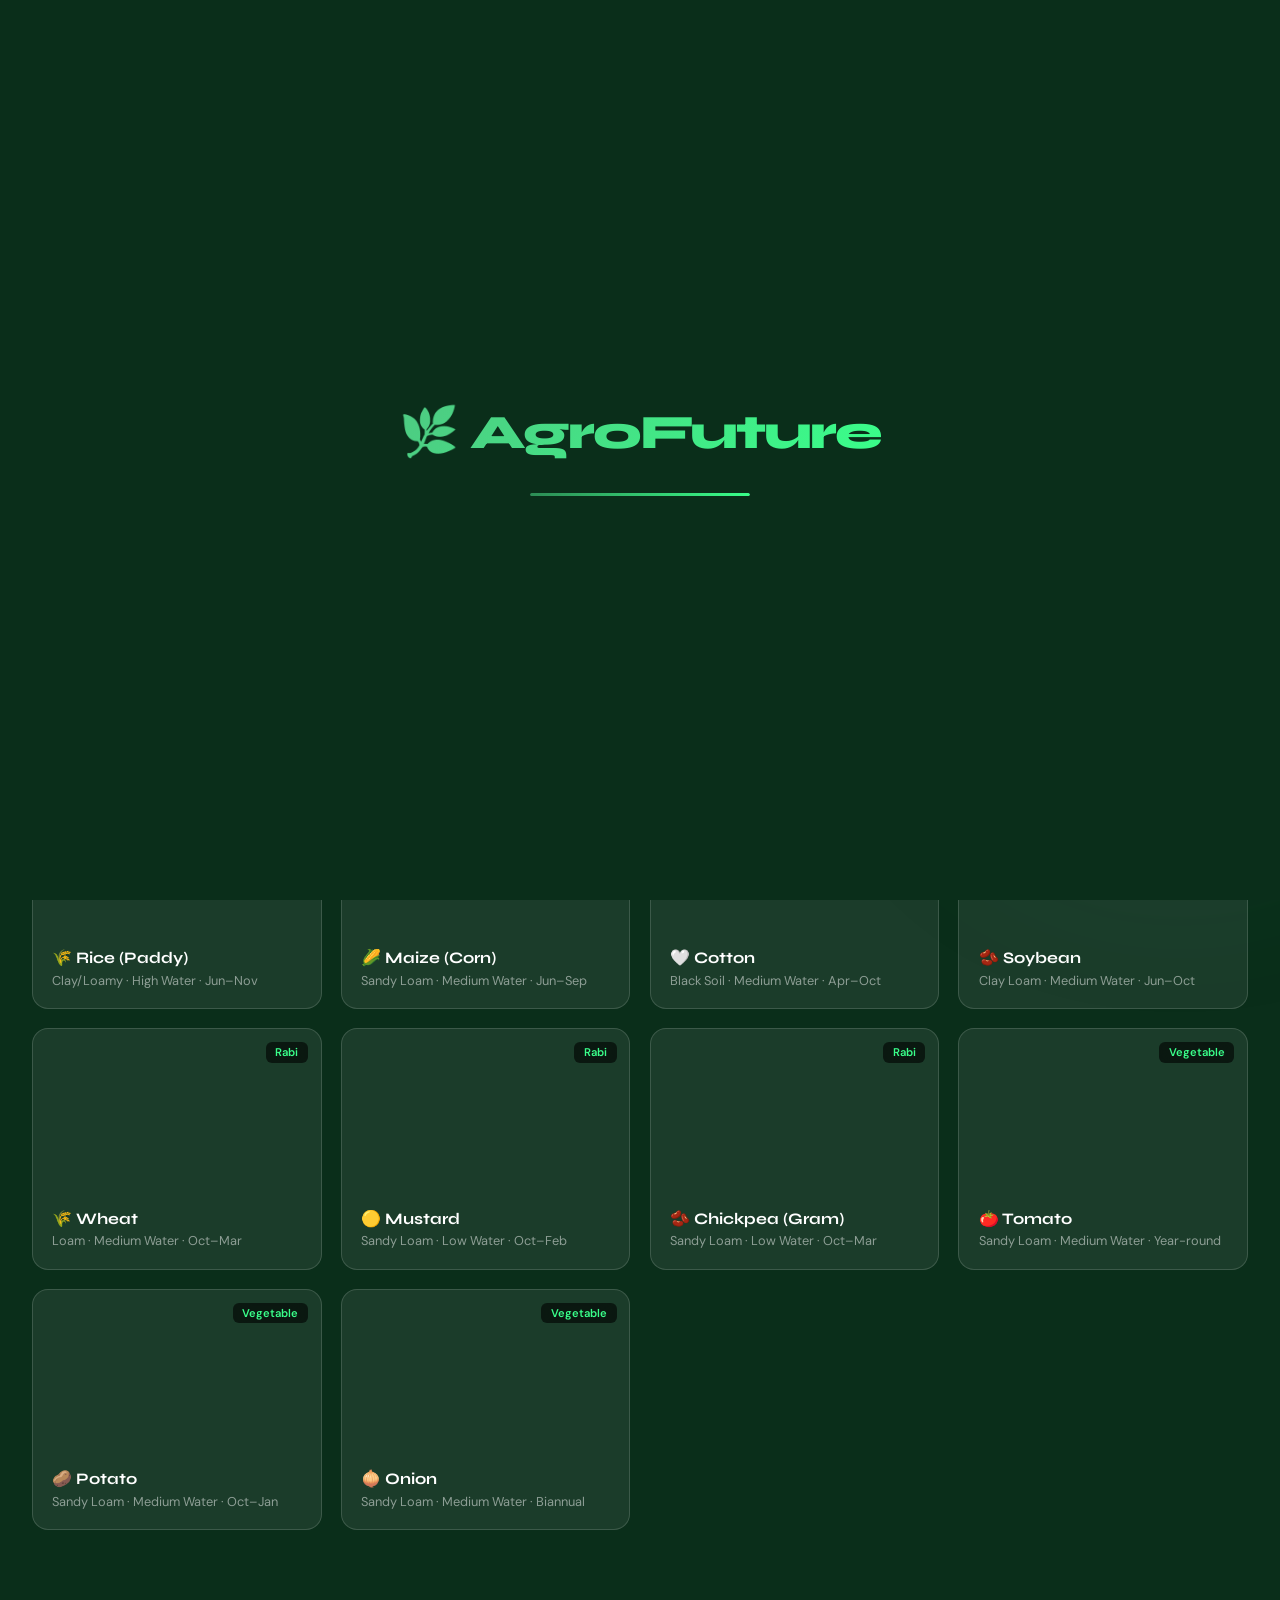
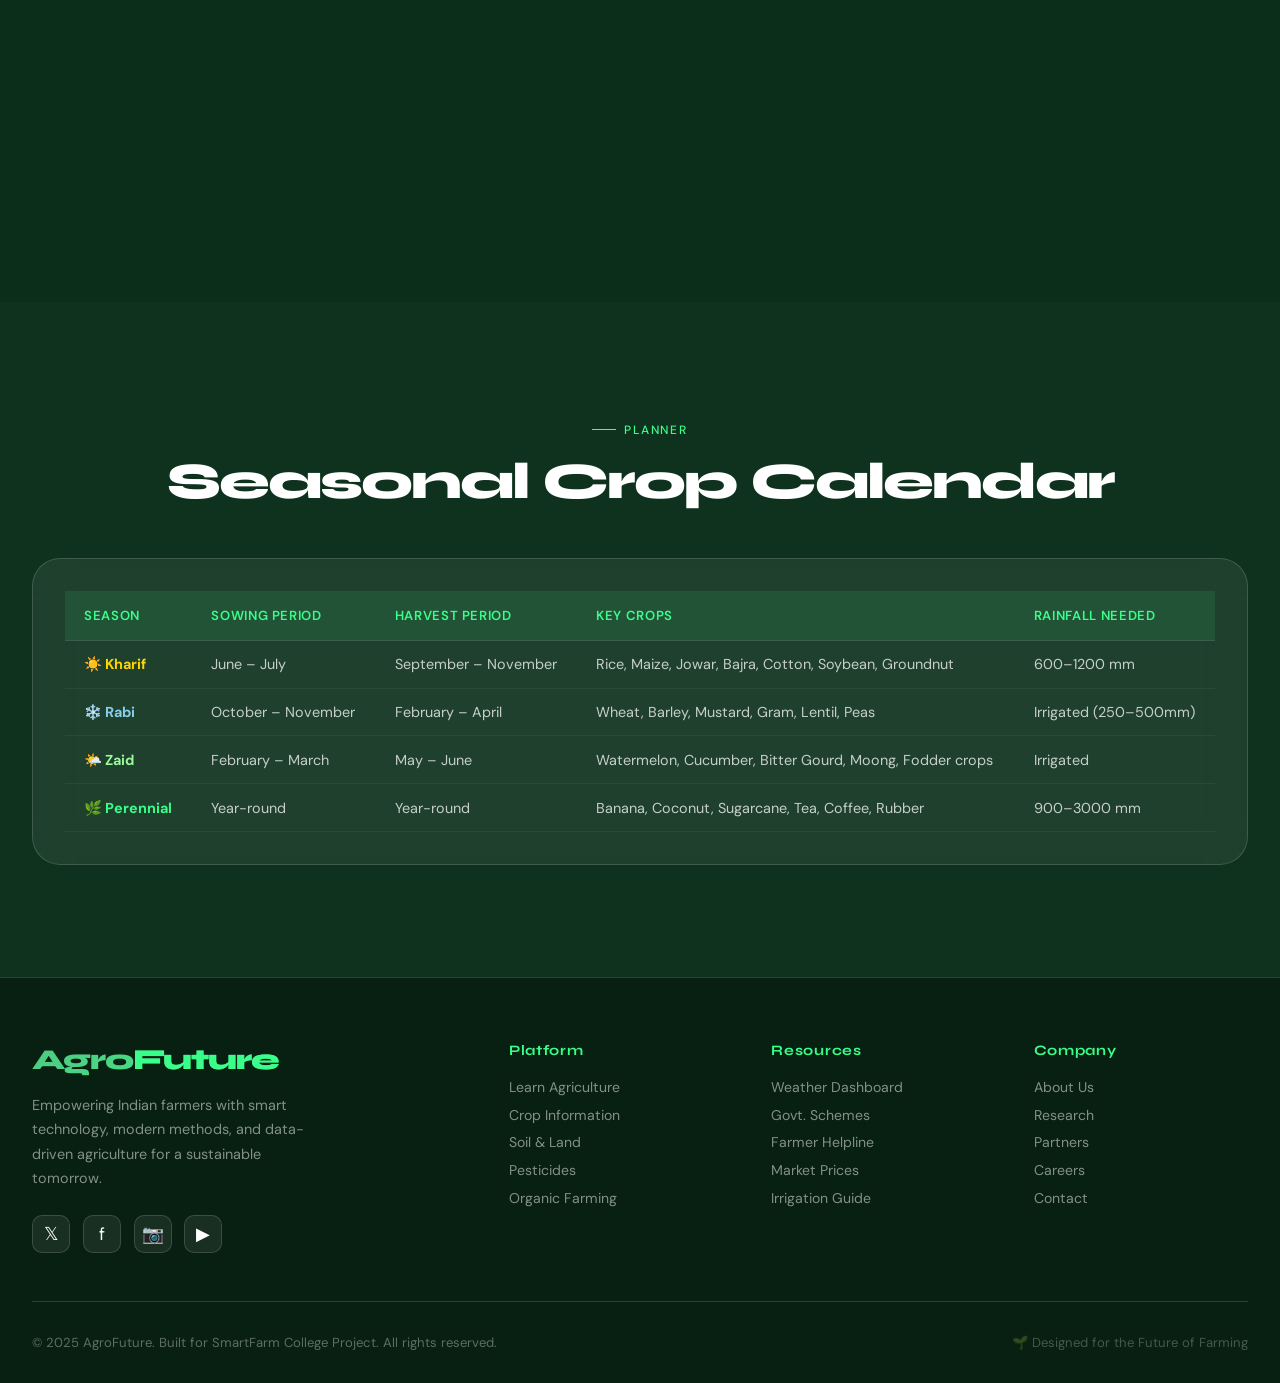
<file: pages/crops.html>
<!DOCTYPE html>
<html lang="en">
<head>
  <meta charset="UTF-8" /><meta name="viewport" content="width=device-width, initial-scale=1.0" />
  <title>Crop Information — AgroFuture</title>
  <link rel="stylesheet" href="../assets/css/style.css" />
  <link rel="icon" href="data:image/svg+xml,<svg xmlns='http://www.w3.org/2000/svg' viewBox='0 0 100 100'><text y='.9em' font-size='90'>🌿</text></svg>"/>
  <style>
    .search-bar{display:flex;gap:1rem;margin-bottom:2rem;align-items:center;}
    .search-input{flex:1;background:var(--glass-bg);border:1px solid var(--glass-border);border-radius:12px;padding:0.85rem 1.2rem;color:white;font-family:var(--font-body);font-size:0.95rem;outline:none;transition:var(--transition);}
    .search-input:focus{border-color:var(--green-neon);background:rgba(62,255,138,0.05);}
    .search-input::placeholder{color:rgba(255,255,255,0.3);}
    .crop-modal-overlay{position:fixed;inset:0;background:rgba(0,0,0,0.75);backdrop-filter:blur(8px);z-index:10000;display:none;align-items:center;justify-content:center;padding:2rem;}
    .crop-modal-overlay.open{display:flex;}
    .crop-modal{background:linear-gradient(135deg,#0f3d20,#1a5c34);border:1px solid var(--glass-border);border-radius:var(--radius-lg);max-width:600px;width:100%;max-height:90vh;overflow-y:auto;position:relative;}
    .crop-modal-img{height:260px;background-size:cover;background-position:center;border-radius:var(--radius-lg) var(--radius-lg) 0 0;}
    .crop-modal-body{padding:2rem;}
    .crop-modal-close{position:absolute;top:1rem;right:1rem;background:rgba(0,0,0,0.5);border:none;color:white;width:36px;height:36px;border-radius:50%;cursor:pointer;font-size:1.1rem;display:flex;align-items:center;justify-content:center;transition:var(--transition);}
    .crop-modal-close:hover{background:var(--green-forest);}
    .crop-detail-grid{display:grid;grid-template-columns:1fr 1fr;gap:1rem;margin:1.5rem 0;}
    .crop-detail-item{background:rgba(255,255,255,0.05);border-radius:10px;padding:0.9rem;}
    .crop-detail-label{font-size:0.72rem;color:rgba(255,255,255,0.45);text-transform:uppercase;letter-spacing:0.08em;margin-bottom:0.3rem;}
    .crop-detail-value{font-weight:600;font-size:0.95rem;}
    @media(max-width:600px){.search-bar{flex-direction:column;}.crop-detail-grid{grid-template-columns:1fr;}}
  </style>
</head>
<body>

  <!-- ══ HERO ══════════════════════════════════════════════════ -->
  <section class="page-hero" style="padding-top:100px;">
    <div class="page-hero-bg" style="background-image:url('https://images.unsplash.com/photo-1574323347407-f5e1ad6d020b?w=1600&q=80');"></div>
    <div class="page-hero-overlay"></div>
    <div class="page-hero-content">
      <div class="breadcrumb-nav"><a href="../index.html">Home</a><span>/</span><span>Crop Information</span></div>
      <div class="section-label">Crop Guide</div>
      <h1 class="section-title" style="font-size:clamp(2.5rem,6vw,5rem);letter-spacing:-3px;">Crop<br><span class="text-neon">Encyclopedia</span></h1>
      <p class="section-sub">Detailed guides for 20+ major Indian crops — seasons, soil, water, fertilizer, and harvesting tips.</p>
    </div>
  </section>

  <!-- ══ FILTER + GRID ══════════════════════════════════════════ -->
  <section class="section">
    <div class="section-inner">

      <div class="search-bar reveal">
        <input type="text" class="search-input" id="crop-search" placeholder="🔍  Search crops — rice, wheat, tomato..." />
      </div>

      <div class="filter-bar reveal">
        <button class="filter-btn active" data-filter="all">🌾 All Crops</button>
        <button class="filter-btn" data-filter="kharif">☀️ Kharif</button>
        <button class="filter-btn" data-filter="rabi">❄️ Rabi</button>
        <button class="filter-btn" data-filter="zaid">🌤️ Zaid</button>
        <button class="filter-btn" data-filter="vegetable">🥦 Vegetables</button>
        <button class="filter-btn" data-filter="fruit">🍎 Fruits</button>
        <button class="filter-btn" data-filter="cash">💰 Cash Crops</button>
      </div>

      <div class="crops-grid stagger" id="crops-grid">

        <!-- KHARIF -->
        <div class="crop-card" data-category="kharif" data-name="rice"
          data-img="https://images.unsplash.com/photo-1536304929831-ee1ca9d44906?w=600&q=80"
          data-desc="India's most important food crop, cultivated mainly in eastern and southern states. Requires standing water for a significant portion of its growth period."
          data-season="June – November" data-soil="Clay / Loamy" data-water="High (1200–2000mm)" data-yield="25–50 q/acre" data-states="West Bengal, Punjab, UP, Tamil Nadu">
          <div class="crop-img" style="background-image:url('https://images.unsplash.com/photo-1536304929831-ee1ca9d44906?w=600&q=80');">
            <div class="crop-season-tag">Kharif</div>
          </div>
          <div class="crop-body">
            <div class="crop-name">🌾 Rice (Paddy)</div>
            <div class="crop-info">Clay/Loamy · High Water · Jun–Nov</div>
          </div>
        </div>

        <div class="crop-card" data-category="kharif" data-name="maize"
          data-img="https://images.unsplash.com/photo-1601593346740-925612772716?w=600&q=80"
          data-desc="Third most important cereal crop. Highly versatile — used for food, feed, starch, oil and biofuel. Grows well across diverse agroclimatic zones."
          data-season="June – September" data-soil="Sandy Loam" data-water="Medium (500–800mm)" data-yield="15–25 q/acre" data-states="Karnataka, MP, Bihar, Rajasthan">
          <div class="crop-img" style="background-image:url('https://images.unsplash.com/photo-1601593346740-925612772716?w=600&q=80');">
            <div class="crop-season-tag">Kharif</div>
          </div>
          <div class="crop-body">
            <div class="crop-name">🌽 Maize (Corn)</div>
            <div class="crop-info">Sandy Loam · Medium Water · Jun–Sep</div>
          </div>
        </div>

        <div class="crop-card" data-category="kharif" data-name="cotton"
          data-img="https://images.unsplash.com/photo-1593351415075-3bac9f45c877?w=600&q=80"
          data-desc="India's most important fiber crop and major cash crop. Known as 'white gold'. Requires long growing season and warm temperatures above 21°C."
          data-season="April – October" data-soil="Black / Deep Loam" data-water="Medium (500–700mm)" data-yield="8–14 q/acre" data-states="Gujarat, Maharashtra, Telangana, Punjab">
          <div class="crop-img" style="background-image:url('https://images.unsplash.com/photo-1593351415075-3bac9f45c877?w=600&q=80');">
            <div class="crop-season-tag">Kharif</div>
          </div>
          <div class="crop-body">
            <div class="crop-name">🤍 Cotton</div>
            <div class="crop-info">Black Soil · Medium Water · Apr–Oct</div>
          </div>
        </div>

        <div class="crop-card" data-category="kharif" data-name="soybean"
          data-img="https://images.unsplash.com/photo-1612257416898-df0e3bcb5862?w=600&q=80"
          data-desc="Called the 'miracle crop' — it fixes atmospheric nitrogen, reducing fertilizer needs. High in protein and used for oil, meal and dozens of food products."
          data-season="June – October" data-soil="Loamy / Clay Loam" data-water="Medium (450–700mm)" data-yield="8–14 q/acre" data-states="Madhya Pradesh, Maharashtra, Rajasthan">
          <div class="crop-img" style="background-image:url('https://images.unsplash.com/photo-1612257416898-df0e3bcb5862?w=600&q=80');">
            <div class="crop-season-tag">Kharif</div>
          </div>
          <div class="crop-body">
            <div class="crop-name">🫘 Soybean</div>
            <div class="crop-info">Clay Loam · Medium Water · Jun–Oct</div>
          </div>
        </div>

        <!-- RABI -->
        <div class="crop-card" data-category="rabi" data-name="wheat"
          data-img="https://images.unsplash.com/photo-1500382017468-9049fed747ef?w=600&q=80"
          data-desc="India's second most important food grain. Grown in the cool winter season across the northern plains. Backbone of the Public Distribution System."
          data-season="October – March" data-soil="Loam / Clay Loam" data-water="Medium (350–500mm)" data-yield="18–30 q/acre" data-states="Punjab, Haryana, UP, MP, Rajasthan">
          <div class="crop-img" style="background-image:url('https://images.unsplash.com/photo-1500382017468-9049fed747ef?w=600&q=80');">
            <div class="crop-season-tag">Rabi</div>
          </div>
          <div class="crop-body">
            <div class="crop-name">🌾 Wheat</div>
            <div class="crop-info">Loam · Medium Water · Oct–Mar</div>
          </div>
        </div>

        <div class="crop-card" data-category="rabi" data-name="mustard"
          data-img="https://images.unsplash.com/photo-1558618666-fcd25c85cd64?w=600&q=80"
          data-desc="Leading oilseed crop of India. Bright yellow flowers make it one of the most visually stunning crops. Oil used for cooking; residue used as animal feed."
          data-season="October – February" data-soil="Sandy Loam" data-water="Low (250–400mm)" data-yield="6–10 q/acre" data-states="Rajasthan, UP, Haryana, MP">
          <div class="crop-img" style="background-image:url('https://images.unsplash.com/photo-1558618666-fcd25c85cd64?w=600&q=80');">
            <div class="crop-season-tag">Rabi</div>
          </div>
          <div class="crop-body">
            <div class="crop-name">🟡 Mustard</div>
            <div class="crop-info">Sandy Loam · Low Water · Oct–Feb</div>
          </div>
        </div>

        <div class="crop-card" data-category="rabi" data-name="chickpea"
          data-img="https://images.unsplash.com/photo-1515543904379-3d757afe72e4?w=600&q=80"
          data-desc="Most important pulse crop in India. Nitrogen-fixer that improves soil. High protein content makes it vital for vegetarian diets across South Asia."
          data-season="October – March" data-soil="Sandy Loam / Loam" data-water="Low (300–400mm)" data-yield="6–10 q/acre" data-states="MP, Maharashtra, Rajasthan, UP">
          <div class="crop-img" style="background-image:url('https://images.unsplash.com/photo-1515543904379-3d757afe72e4?w=600&q=80');">
            <div class="crop-season-tag">Rabi</div>
          </div>
          <div class="crop-body">
            <div class="crop-name">🫘 Chickpea (Gram)</div>
            <div class="crop-info">Sandy Loam · Low Water · Oct–Mar</div>
          </div>
        </div>

        <!-- VEGETABLES -->
        <div class="crop-card" data-category="vegetable" data-name="tomato"
          data-img="https://images.unsplash.com/photo-1546470427-e26264be0b11?w=600&q=80"
          data-desc="One of the most widely cultivated and consumed vegetables in India. High value, short duration crop perfect for market gardening and kitchen gardens."
          data-season="Year-round" data-soil="Loamy / Sandy Loam" data-water="Medium" data-yield="120–160 q/acre" data-states="Andhra Pradesh, Karnataka, Maharashtra, Odisha">
          <div class="crop-img" style="background-image:url('https://images.unsplash.com/photo-1546470427-e26264be0b11?w=600&q=80');">
            <div class="crop-season-tag">Vegetable</div>
          </div>
          <div class="crop-body">
            <div class="crop-name">🍅 Tomato</div>
            <div class="crop-info">Sandy Loam · Medium Water · Year-round</div>
          </div>
        </div>

        <div class="crop-card" data-category="vegetable" data-name="potato"
          data-img="https://images.unsplash.com/photo-1518977676601-b53f82aba655?w=600&q=80"
          data-desc="Fourth most important food crop globally. Grows underground. Extremely versatile and calorie-dense. Good short-duration crop for market gardeners."
          data-season="October – January" data-soil="Sandy Loam" data-water="Medium" data-yield="80–120 q/acre" data-states="UP, West Bengal, Bihar, Gujarat, MP">
          <div class="crop-img" style="background-image:url('https://images.unsplash.com/photo-1518977676601-b53f82aba655?w=600&q=80');">
            <div class="crop-season-tag">Vegetable</div>
          </div>
          <div class="crop-body">
            <div class="crop-name">🥔 Potato</div>
            <div class="crop-info">Sandy Loam · Medium Water · Oct–Jan</div>
          </div>
        </div>

        <div class="crop-card" data-category="vegetable" data-name="onion"
          data-img="https://images.unsplash.com/photo-1508747703725-719777637510?w=600&q=80"
          data-desc="India is the world's second largest onion producer. Essential culinary crop with massive domestic consumption and export potential. Price-sensitive commodity."
          data-season="Oct–Jan / Jun–Aug" data-soil="Loamy / Sandy Loam" data-water="Medium" data-yield="60–80 q/acre" data-states="Maharashtra, Karnataka, MP, Gujarat, Rajasthan">
          <div class="crop-img" style="background-image:url('https://images.unsplash.com/photo-1508747703725-719777637510?w=600&q=80');">
            <div class="crop-season-tag">Vegetable</div>
          </div>
          <div class="crop-body">
            <div class="crop-name">🧅 Onion</div>
            <div class="crop-info">Sandy Loam · Medium Water · Biannual</div>
          </div>
        </div>

        <!-- FRUITS -->
        <div class="crop-card" data-category="fruit" data-name="mango"
          data-img="https://images.unsplash.com/photo-1553279768-865429fa0078?w=600&q=80"
          data-desc="King of fruits. India produces 50% of world's mangoes. Long-term investment with 20–50 year productive life. High export value and domestic demand."
          data-season="March – June (harvest)" data-soil="Deep Loam / Alluvial" data-water="Low–Medium" data-yield="40–80 kg/tree" data-states="UP, Andhra Pradesh, Karnataka, Bihar, Gujarat">
          <div class="crop-img" style="background-image:url('https://images.unsplash.com/photo-1553279768-865429fa0078?w=600&q=80');">
            <div class="crop-season-tag">Fruit</div>
          </div>
          <div class="crop-body">
            <div class="crop-name">🥭 Mango</div>
            <div class="crop-info">Deep Loam · Low Water · Mar–Jun</div>
          </div>
        </div>

        <div class="crop-card" data-category="fruit" data-name="banana"
          data-img="https://images.unsplash.com/photo-1571771894821-ce9b6c11b08e?w=600&q=80"
          data-desc="Year-round fruit crop with 12-month harvest cycle. India is the world's largest banana producer. High water requirement but excellent returns."
          data-season="Year-round" data-soil="Rich Loamy / Alluvial" data-water="High (900–1200mm)" data-yield="200–300 q/acre" data-states="Tamil Nadu, Maharashtra, AP, Gujarat, UP">
          <div class="crop-img" style="background-image:url('https://images.unsplash.com/photo-1571771894821-ce9b6c11b08e?w=600&q=80');">
            <div class="crop-season-tag">Fruit</div>
          </div>
          <div class="crop-body">
            <div class="crop-name">🍌 Banana</div>
            <div class="crop-info">Rich Loam · High Water · Year-round</div>
          </div>
        </div>

        <!-- CASH CROPS -->
        <div class="crop-card" data-category="cash" data-name="sugarcane"
          data-img="https://images.unsplash.com/photo-1628352081506-83c43123ed6d?w=600&q=80"
          data-desc="Most important commercial crop. Raw material for sugar, jaggery, ethanol and bagasse. Long growing period of 10–18 months but very high revenue per acre."
          data-season="Oct–Feb (plant) / Oct–Feb (harvest)" data-soil="Loamy / Red" data-water="Very High (1500–2500mm)" data-yield="300–400 q/acre" data-states="UP, Maharashtra, Karnataka, Tamil Nadu">
          <div class="crop-img" style="background-image:url('https://images.unsplash.com/photo-1628352081506-83c43123ed6d?w=600&q=80');">
            <div class="crop-season-tag">Cash Crop</div>
          </div>
          <div class="crop-body">
            <div class="crop-name">🎋 Sugarcane</div>
            <div class="crop-info">Loamy · Very High Water · 12–18 months</div>
          </div>
        </div>

        <div class="crop-card" data-category="cash" data-name="tea"
          data-img="https://images.unsplash.com/photo-1564890369478-c89ca6d9cde9?w=600&q=80"
          data-desc="Perennial plantation crop with 40–50 year productive life. India is the world's second largest tea producer and consumer. High employment generator."
          data-season="Year-round (plucked every 7–14 days)" data-soil="Acidic (pH 4.5–5.5)" data-water="High (1500–3000mm)" data-yield="800–1200 kg/acre/year" data-states="Assam, West Bengal, Tamil Nadu, Kerala">
          <div class="crop-img" style="background-image:url('https://images.unsplash.com/photo-1564890369478-c89ca6d9cde9?w=600&q=80');">
            <div class="crop-season-tag">Cash Crop</div>
          </div>
          <div class="crop-body">
            <div class="crop-name">🍵 Tea</div>
            <div class="crop-info">Acidic Soil · High Water · Year-round</div>
          </div>
        </div>

        <!-- ZAID -->
        <div class="crop-card" data-category="zaid" data-name="watermelon"
          data-img="https://images.unsplash.com/photo-1587049352846-4a222e784d38?w=600&q=80"
          data-desc="Short-duration summer crop grown in Zaid season. High market value due to seasonal demand. Grows well on sandy loam riverbed soils with drip irrigation."
          data-season="February – May" data-soil="Sandy Loam" data-water="Medium" data-yield="80–120 q/acre" data-states="UP, Haryana, Rajasthan, Karnataka">
          <div class="crop-img" style="background-image:url('https://images.unsplash.com/photo-1587049352846-4a222e784d38?w=600&q=80');">
            <div class="crop-season-tag">Zaid</div>
          </div>
          <div class="crop-body">
            <div class="crop-name">🍉 Watermelon</div>
            <div class="crop-info">Sandy Loam · Medium Water · Feb–May</div>
          </div>
        </div>

        <div class="crop-card" data-category="zaid" data-name="cucumber"
          data-img="https://images.unsplash.com/photo-1604977042946-1eecc30f269e?w=600&q=80"
          data-desc="Fast-growing Zaid vegetable that thrives in warm weather. Short 60-day crop cycle allows multiple crops per year. Popular in salads and refreshing summer drinks."
          data-season="March – June" data-soil="Sandy Loam" data-water="Medium" data-yield="40–60 q/acre" data-states="UP, Punjab, Haryana, Karnataka">
          <div class="crop-img" style="background-image:url('https://images.unsplash.com/photo-1604977042946-1eecc30f269e?w=600&q=80');">
            <div class="crop-season-tag">Zaid</div>
          </div>
          <div class="crop-body">
            <div class="crop-name">🥒 Cucumber</div>
            <div class="crop-info">Sandy Loam · Medium Water · Mar–Jun</div>
          </div>
        </div>

      </div><!-- /crops-grid -->
    </div>
  </section>

  <!-- ══ SEASONAL CALENDAR ══════════════════════════════════════ -->
  <section class="section" style="background:rgba(255,255,255,0.02);">
    <div class="section-inner">
      <div class="text-center mb-3 reveal">
        <div class="section-label">Planner</div>
        <h2 class="section-title">Seasonal Crop Calendar</h2>
      </div>
      <div class="glass-card reveal" style="overflow-x:auto;">
        <table class="styled-table">
          <thead>
            <tr>
              <th>Season</th><th>Sowing Period</th><th>Harvest Period</th><th>Key Crops</th><th>Rainfall Needed</th>
            </tr>
          </thead>
          <tbody>
            <tr>
              <td><span style="color:#FFD700;font-weight:700;">☀️ Kharif</span></td>
              <td>June – July</td><td>September – November</td>
              <td>Rice, Maize, Jowar, Bajra, Cotton, Soybean, Groundnut</td><td>600–1200 mm</td>
            </tr>
            <tr>
              <td><span style="color:#87CEEB;font-weight:700;">❄️ Rabi</span></td>
              <td>October – November</td><td>February – April</td>
              <td>Wheat, Barley, Mustard, Gram, Lentil, Peas</td><td>Irrigated (250–500mm)</td>
            </tr>
            <tr>
              <td><span style="color:#98FB98;font-weight:700;">🌤️ Zaid</span></td>
              <td>February – March</td><td>May – June</td>
              <td>Watermelon, Cucumber, Bitter Gourd, Moong, Fodder crops</td><td>Irrigated</td>
            </tr>
            <tr>
              <td><span style="color:var(--green-neon);font-weight:700;">🌿 Perennial</span></td>
              <td>Year-round</td><td>Year-round</td>
              <td>Banana, Coconut, Sugarcane, Tea, Coffee, Rubber</td><td>900–3000 mm</td>
            </tr>
          </tbody>
        </table>
      </div>
    </div>
  </section>

  <!-- ══ CROP MODAL ════════════════════════════════════════════ -->
  <div class="crop-modal-overlay" id="crop-modal">
    <div class="crop-modal">
      <button class="crop-modal-close" id="modal-close">✕</button>
      <div class="crop-modal-img" id="modal-img"></div>
      <div class="crop-modal-body">
        <div class="content-card-tag" id="modal-tag"></div>
        <h2 class="section-title" style="font-size:1.8rem;margin-bottom:0.8rem;" id="modal-name"></h2>
        <p style="font-size:0.9rem;color:rgba(255,255,255,0.65);line-height:1.8;" id="modal-desc"></p>
        <div class="crop-detail-grid" id="modal-details"></div>
        <a href="schemes.html" class="btn-primary-glow" style="display:inline-flex;margin-top:0.5rem;"><span>🏛️</span><span>View Related Schemes</span></a>
      </div>
    </div>
  </div>

  <script src="../assets/js/components.js"></script>
  <script src="../assets/js/main.js"></script>
  <script>
    // ── Crop Modal ─────────────────────────────────────────────
    const modal = document.getElementById('crop-modal');
    document.querySelectorAll('.crop-card').forEach(card => {
      card.addEventListener('click', () => {
        document.getElementById('modal-img').style.backgroundImage = `url('${card.dataset.img}')`;
        document.getElementById('modal-name').textContent = card.querySelector('.crop-name').textContent;
        document.getElementById('modal-tag').textContent = card.querySelector('.crop-season-tag').textContent;
        document.getElementById('modal-desc').textContent = card.dataset.desc;
        document.getElementById('modal-details').innerHTML = `
          <div class="crop-detail-item"><div class="crop-detail-label">🗓 Season</div><div class="crop-detail-value">${card.dataset.season}</div></div>
          <div class="crop-detail-item"><div class="crop-detail-label">🌍 Best Soil</div><div class="crop-detail-value">${card.dataset.soil}</div></div>
          <div class="crop-detail-item"><div class="crop-detail-label">💧 Water Need</div><div class="crop-detail-value">${card.dataset.water}</div></div>
          <div class="crop-detail-item"><div class="crop-detail-label">📦 Average Yield</div><div class="crop-detail-value">${card.dataset.yield}</div></div>
          <div class="crop-detail-item" style="grid-column:span 2"><div class="crop-detail-label">📍 Major States</div><div class="crop-detail-value">${card.dataset.states}</div></div>
        `;
        modal.classList.add('open');
        document.body.style.overflow = 'hidden';
      });
    });
    document.getElementById('modal-close').addEventListener('click', () => { modal.classList.remove('open'); document.body.style.overflow = ''; });
    modal.addEventListener('click', e => { if(e.target === modal){ modal.classList.remove('open'); document.body.style.overflow = ''; } });

    // ── Crop Search ────────────────────────────────────────────
    document.getElementById('crop-search').addEventListener('input', function() {
      const q = this.value.toLowerCase();
      document.querySelectorAll('.crop-card').forEach(card => {
        card.style.display = card.dataset.name.includes(q) ? 'block' : (q ? 'none' : 'block');
      });
    });
  </script>
</body>
</html>
</file>
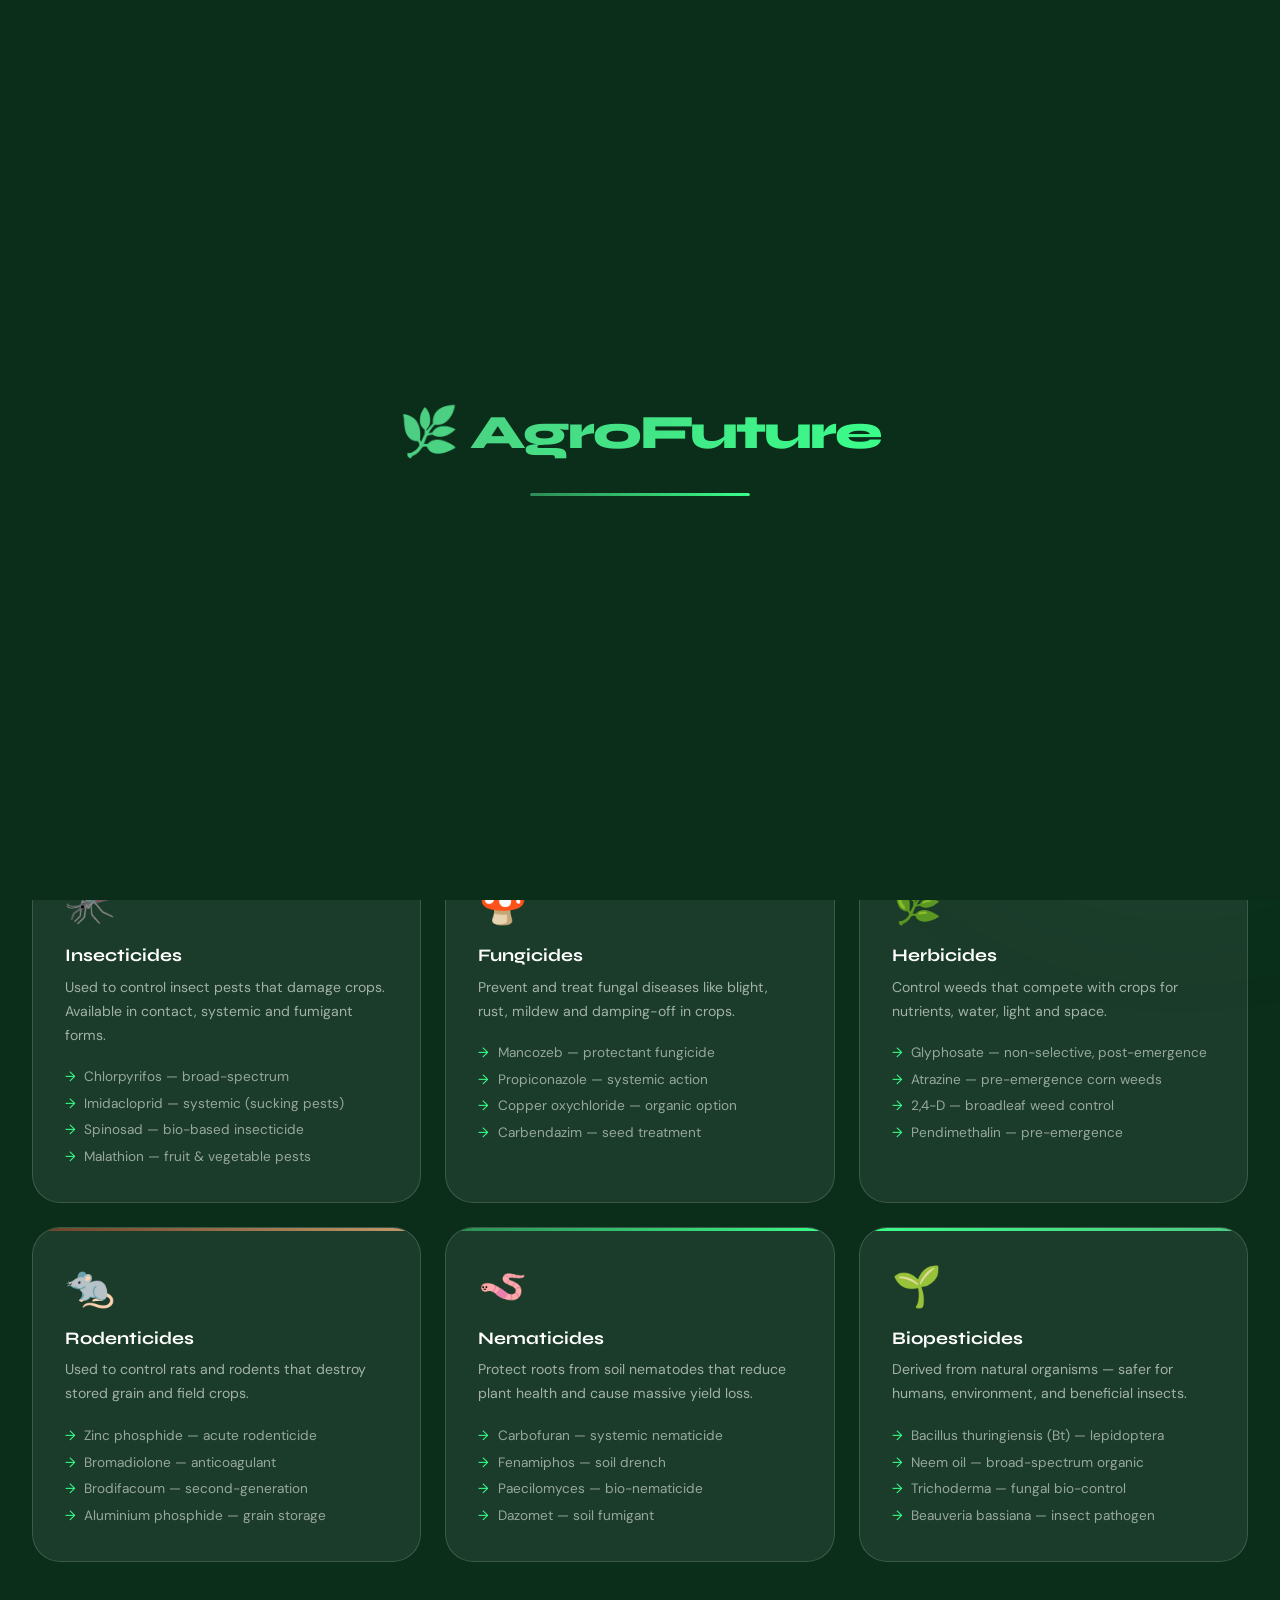
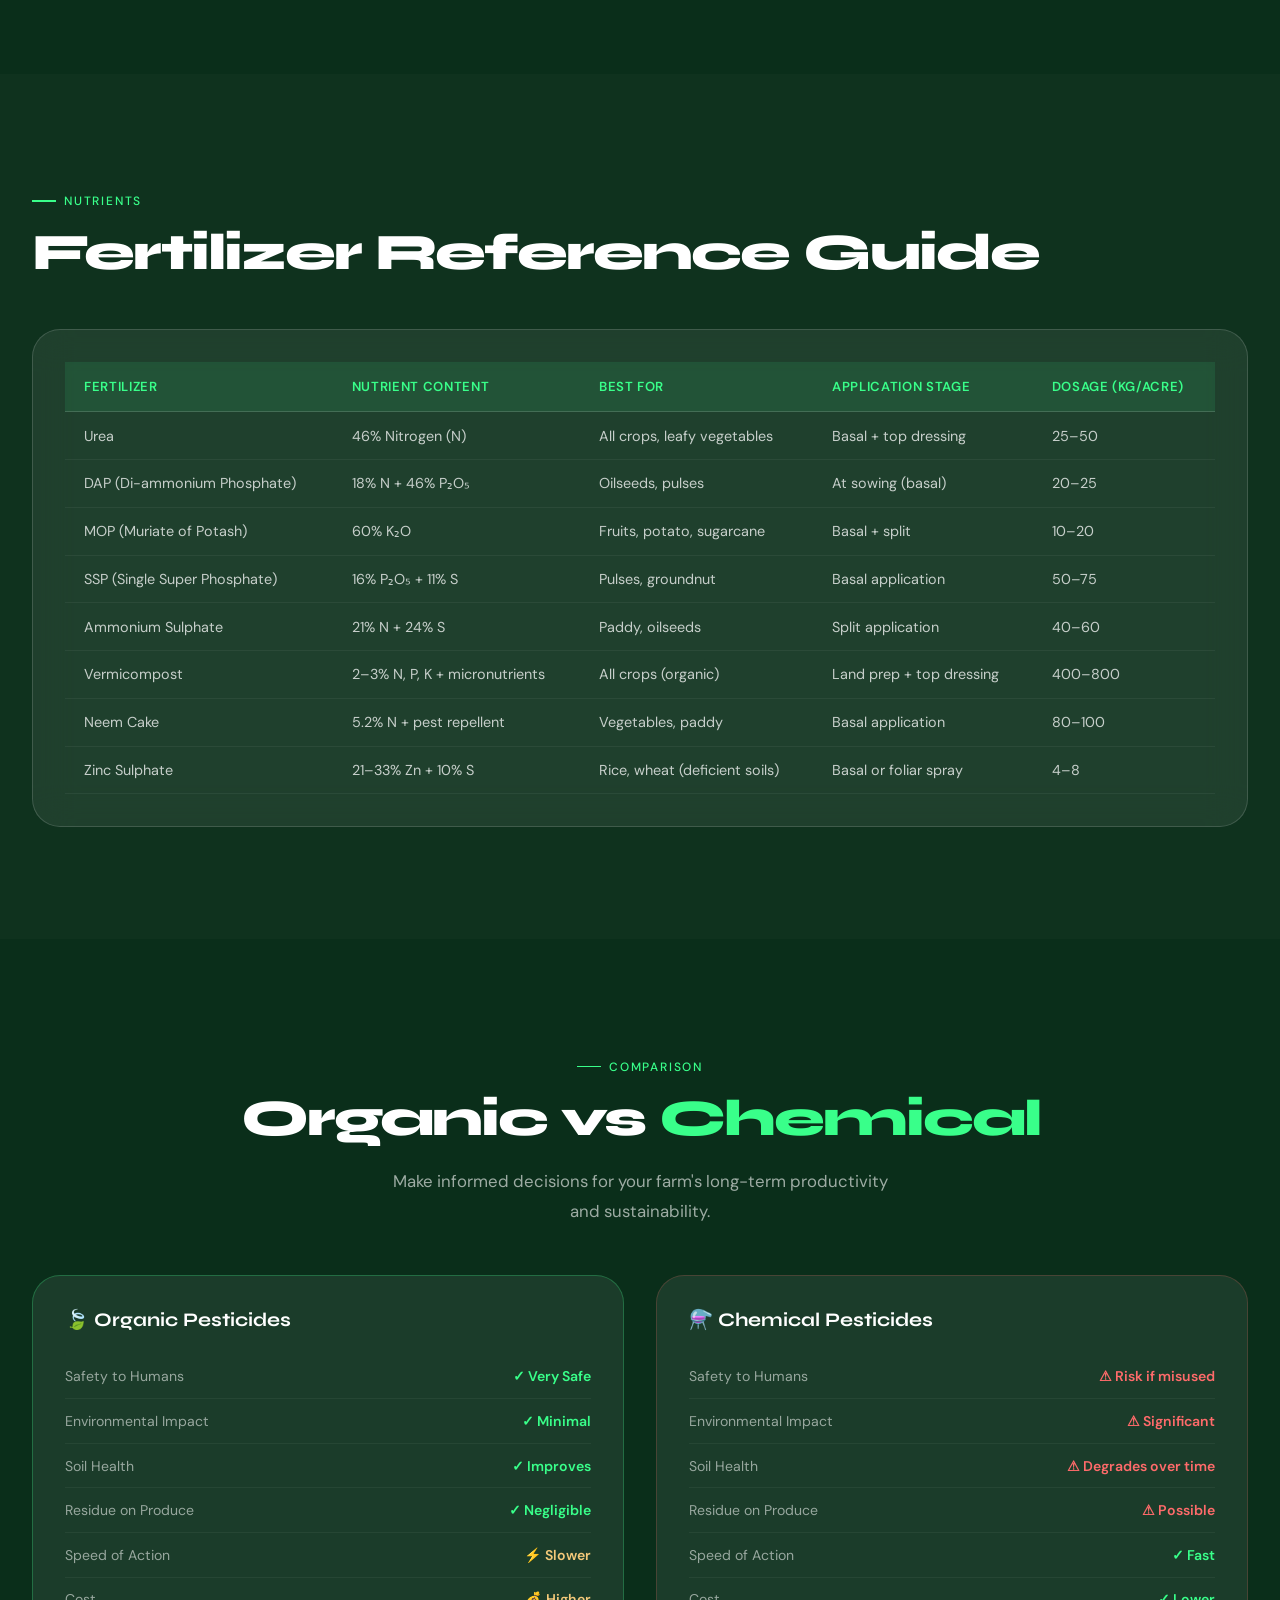
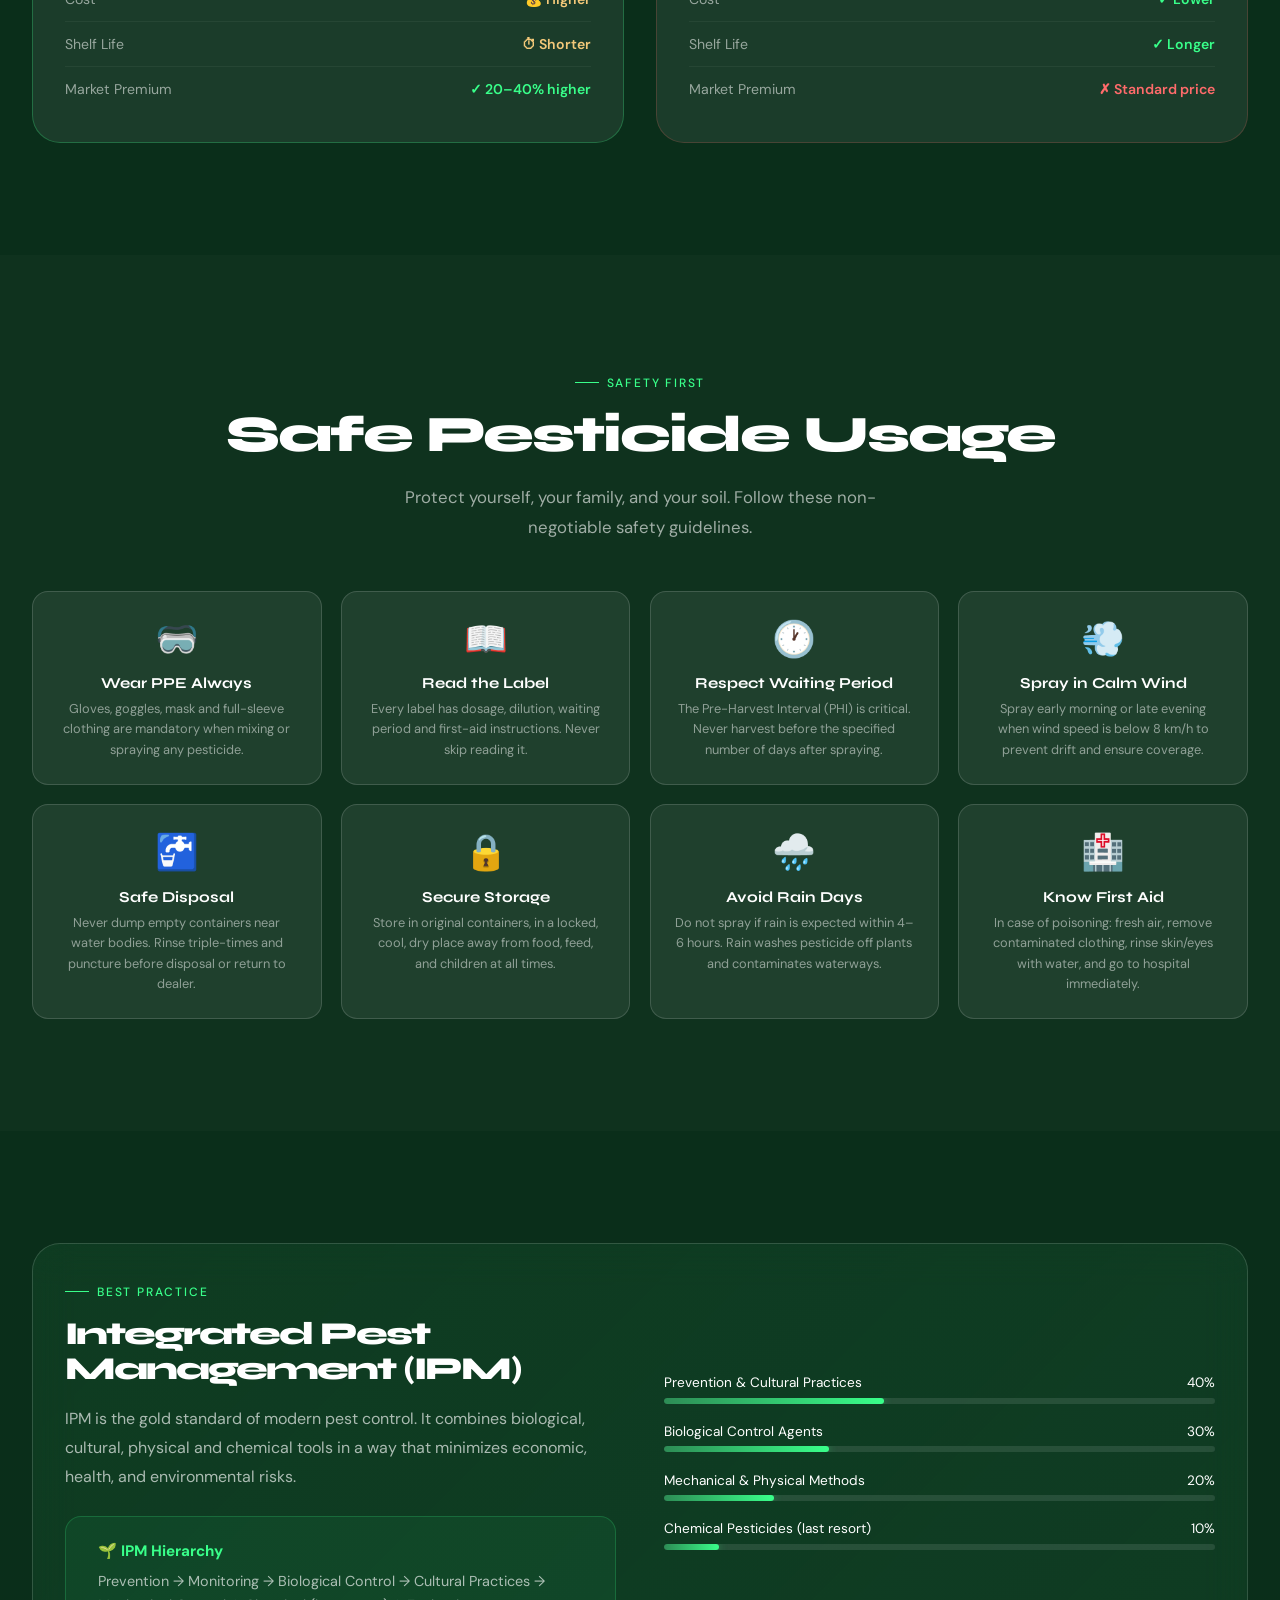
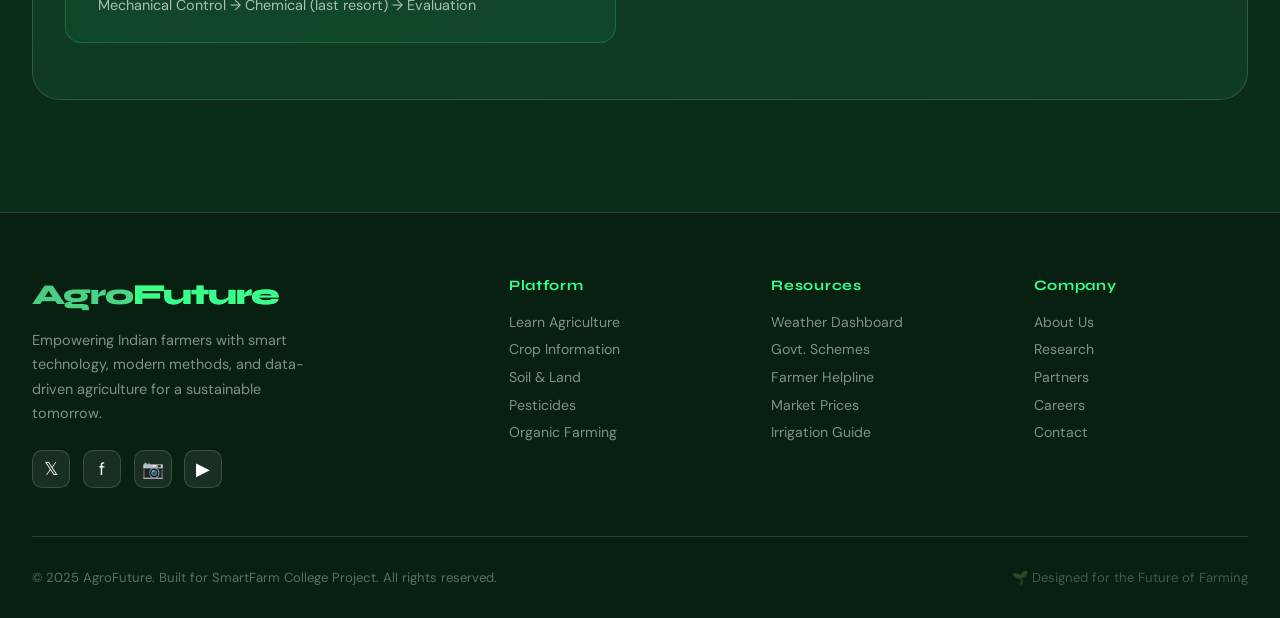
<file: pages/pesticides.html>
<!DOCTYPE html>
<html lang="en">
<head>
  <meta charset="UTF-8" /><meta name="viewport" content="width=device-width, initial-scale=1.0" />
  <title>Pesticides & Fertilizers — AgroFuture</title>
  <link rel="stylesheet" href="../assets/css/style.css" />
  <link rel="icon" href="data:image/svg+xml,<svg xmlns='http://www.w3.org/2000/svg' viewBox='0 0 100 100'><text y='.9em' font-size='90'>🌿</text></svg>"/>
  <style>
    .pest-type-grid{display:grid;grid-template-columns:repeat(3,1fr);gap:1.5rem;}
    .pest-card{background:var(--glass-bg);border:1px solid var(--glass-border);border-radius:var(--radius-lg);padding:2rem;transition:var(--transition);position:relative;overflow:hidden;}
    .pest-card::before{content:'';position:absolute;top:0;left:0;right:0;height:3px;background:var(--card-accent,linear-gradient(90deg,var(--green-mid),var(--green-neon)));}
    .pest-card:hover{transform:translateY(-6px);border-color:rgba(62,255,138,0.3);}
    .pest-icon{font-size:2.5rem;margin-bottom:1rem;}
    .pest-title{font-family:var(--font-display);font-weight:700;font-size:1.1rem;margin-bottom:0.6rem;}
    .pest-text{font-size:0.88rem;color:rgba(255,255,255,0.6);line-height:1.7;}
    .pest-list{margin-top:1rem;padding-left:0;}
    .pest-list li{font-size:0.85rem;color:rgba(255,255,255,0.55);padding:0.3rem 0;padding-left:1.2rem;position:relative;}
    .pest-list li::before{content:'→';position:absolute;left:0;color:var(--green-neon);}
    .safety-grid{display:grid;grid-template-columns:repeat(4,1fr);gap:1.2rem;}
    .safety-card{background:var(--glass-bg);border:1px solid var(--glass-border);border-radius:var(--radius);padding:1.5rem;text-align:center;transition:var(--transition);}
    .safety-card:hover{border-color:rgba(62,255,138,0.3);transform:translateY(-4px);}
    .safety-icon{font-size:2.2rem;margin-bottom:0.8rem;}
    .safety-title{font-family:var(--font-display);font-weight:700;font-size:0.95rem;margin-bottom:0.4rem;}
    .safety-text{font-size:0.8rem;color:rgba(255,255,255,0.5);line-height:1.6;}
    .compare-grid{display:grid;grid-template-columns:1fr 1fr;gap:2rem;}
    .compare-col{background:var(--glass-bg);border:1px solid var(--glass-border);border-radius:var(--radius-lg);padding:2rem;}
    .compare-col.organic{border-color:rgba(62,255,138,0.25);}
    .compare-col.chemical{border-color:rgba(255,100,100,0.2);}
    .compare-header{font-family:var(--font-display);font-size:1.2rem;font-weight:700;margin-bottom:1.5rem;display:flex;align-items:center;gap:0.7rem;}
    .compare-row{display:flex;justify-content:space-between;align-items:center;padding:0.8rem 0;border-bottom:1px solid rgba(255,255,255,0.05);font-size:0.88rem;}
    .compare-row:last-child{border-bottom:none;}
    .compare-label{color:rgba(255,255,255,0.55);}
    .compare-val{font-weight:600;color:var(--green-neon);}
    .compare-val.red{color:#ff6b6b;}
    @media(max-width:900px){.pest-type-grid{grid-template-columns:1fr 1fr;}.safety-grid{grid-template-columns:1fr 1fr;}.compare-grid{grid-template-columns:1fr;}}
    @media(max-width:600px){.pest-type-grid{grid-template-columns:1fr;}}
  </style>
</head>
<body>

  <!-- ══ HERO ══════════════════════════════════════════════════ -->
  <section class="page-hero" style="padding-top:100px;">
    <div class="page-hero-bg" style="background-image:url('https://images.unsplash.com/photo-1592419044706-39796d40f98c?w=1600&q=80');"></div>
    <div class="page-hero-overlay"></div>
    <div class="page-hero-content">
      <div class="breadcrumb-nav"><a href="../index.html">Home</a><span>/</span><span>Pesticides & Fertilizers</span></div>
      <div class="section-label">Crop Protection</div>
      <h1 class="section-title" style="font-size:clamp(2.5rem,6vw,5rem);letter-spacing:-3px;">Pesticides &<br><span class="text-neon">Fertilizers</span></h1>
      <p class="section-sub">Smart, safe, and effective crop protection — from organic alternatives to chemical management done right.</p>
    </div>
  </section>

  <!-- ══ TYPES OF PESTICIDES ════════════════════════════════════ -->
  <section class="section">
    <div class="section-inner">
      <div class="text-center mb-3 reveal">
        <div class="section-label">Classification</div>
        <h2 class="section-title">Types of Pesticides</h2>
        <p class="section-sub" style="margin:0 auto;">Understanding the different categories helps choose the right product at the right time.</p>
      </div>
      <div class="pest-type-grid stagger">
        <div class="pest-card" style="--card-accent:linear-gradient(90deg,#4eca82,#39ff8a);">
          <div class="pest-icon">🦟</div>
          <div class="pest-title">Insecticides</div>
          <div class="pest-text">Used to control insect pests that damage crops. Available in contact, systemic and fumigant forms.</div>
          <ul class="pest-list">
            <li>Chlorpyrifos — broad-spectrum</li>
            <li>Imidacloprid — systemic (sucking pests)</li>
            <li>Spinosad — bio-based insecticide</li>
            <li>Malathion — fruit & vegetable pests</li>
          </ul>
        </div>
        <div class="pest-card" style="--card-accent:linear-gradient(90deg,#c49a6c,#f4c97a);">
          <div class="pest-icon">🍄</div>
          <div class="pest-title">Fungicides</div>
          <div class="pest-text">Prevent and treat fungal diseases like blight, rust, mildew and damping-off in crops.</div>
          <ul class="pest-list">
            <li>Mancozeb — protectant fungicide</li>
            <li>Propiconazole — systemic action</li>
            <li>Copper oxychloride — organic option</li>
            <li>Carbendazim — seed treatment</li>
          </ul>
        </div>
        <div class="pest-card" style="--card-accent:linear-gradient(90deg,#1a5c34,#4eca82);">
          <div class="pest-icon">🌿</div>
          <div class="pest-title">Herbicides</div>
          <div class="pest-text">Control weeds that compete with crops for nutrients, water, light and space.</div>
          <ul class="pest-list">
            <li>Glyphosate — non-selective, post-emergence</li>
            <li>Atrazine — pre-emergence corn weeds</li>
            <li>2,4-D — broadleaf weed control</li>
            <li>Pendimethalin — pre-emergence</li>
          </ul>
        </div>
        <div class="pest-card" style="--card-accent:linear-gradient(90deg,#6b4226,#c49a6c);">
          <div class="pest-icon">🐀</div>
          <div class="pest-title">Rodenticides</div>
          <div class="pest-text">Used to control rats and rodents that destroy stored grain and field crops.</div>
          <ul class="pest-list">
            <li>Zinc phosphide — acute rodenticide</li>
            <li>Bromadiolone — anticoagulant</li>
            <li>Brodifacoum — second-generation</li>
            <li>Aluminium phosphide — grain storage</li>
          </ul>
        </div>
        <div class="pest-card" style="--card-accent:linear-gradient(90deg,#2d8c55,#39ff8a);">
          <div class="pest-icon">🪱</div>
          <div class="pest-title">Nematicides</div>
          <div class="pest-text">Protect roots from soil nematodes that reduce plant health and cause massive yield loss.</div>
          <ul class="pest-list">
            <li>Carbofuran — systemic nematicide</li>
            <li>Fenamiphos — soil drench</li>
            <li>Paecilomyces — bio-nematicide</li>
            <li>Dazomet — soil fumigant</li>
          </ul>
        </div>
        <div class="pest-card" style="--card-accent:linear-gradient(90deg,#39ff8a,#4eca82);">
          <div class="pest-icon">🌱</div>
          <div class="pest-title">Biopesticides</div>
          <div class="pest-text">Derived from natural organisms — safer for humans, environment, and beneficial insects.</div>
          <ul class="pest-list">
            <li>Bacillus thuringiensis (Bt) — lepidoptera</li>
            <li>Neem oil — broad-spectrum organic</li>
            <li>Trichoderma — fungal bio-control</li>
            <li>Beauveria bassiana — insect pathogen</li>
          </ul>
        </div>
      </div>
    </div>
  </section>

  <!-- ══ FERTILIZER TABLE ═══════════════════════════════════════ -->
  <section class="section" style="background:rgba(255,255,255,0.02);">
    <div class="section-inner">
      <div class="reveal mb-3">
        <div class="section-label">Nutrients</div>
        <h2 class="section-title">Fertilizer Reference Guide</h2>
      </div>
      <div class="glass-card reveal" style="overflow-x:auto;">
        <table class="styled-table">
          <thead>
            <tr>
              <th>Fertilizer</th>
              <th>Nutrient Content</th>
              <th>Best For</th>
              <th>Application Stage</th>
              <th>Dosage (kg/acre)</th>
            </tr>
          </thead>
          <tbody>
            <tr><td>Urea</td><td>46% Nitrogen (N)</td><td>All crops, leafy vegetables</td><td>Basal + top dressing</td><td>25–50</td></tr>
            <tr><td>DAP (Di-ammonium Phosphate)</td><td>18% N + 46% P₂O₅</td><td>Oilseeds, pulses</td><td>At sowing (basal)</td><td>20–25</td></tr>
            <tr><td>MOP (Muriate of Potash)</td><td>60% K₂O</td><td>Fruits, potato, sugarcane</td><td>Basal + split</td><td>10–20</td></tr>
            <tr><td>SSP (Single Super Phosphate)</td><td>16% P₂O₅ + 11% S</td><td>Pulses, groundnut</td><td>Basal application</td><td>50–75</td></tr>
            <tr><td>Ammonium Sulphate</td><td>21% N + 24% S</td><td>Paddy, oilseeds</td><td>Split application</td><td>40–60</td></tr>
            <tr><td>Vermicompost</td><td>2–3% N, P, K + micronutrients</td><td>All crops (organic)</td><td>Land prep + top dressing</td><td>400–800</td></tr>
            <tr><td>Neem Cake</td><td>5.2% N + pest repellent</td><td>Vegetables, paddy</td><td>Basal application</td><td>80–100</td></tr>
            <tr><td>Zinc Sulphate</td><td>21–33% Zn + 10% S</td><td>Rice, wheat (deficient soils)</td><td>Basal or foliar spray</td><td>4–8</td></tr>
          </tbody>
        </table>
      </div>
    </div>
  </section>

  <!-- ══ ORGANIC vs CHEMICAL ═══════════════════════════════════ -->
  <section class="section">
    <div class="section-inner">
      <div class="text-center mb-3 reveal">
        <div class="section-label">Comparison</div>
        <h2 class="section-title">Organic vs <span class="text-neon">Chemical</span></h2>
        <p class="section-sub" style="margin:0 auto;">Make informed decisions for your farm's long-term productivity and sustainability.</p>
      </div>
      <div class="compare-grid reveal">
        <div class="compare-col organic">
          <div class="compare-header">🍃 Organic Pesticides</div>
          <div class="compare-row"><span class="compare-label">Safety to Humans</span><span class="compare-val">✓ Very Safe</span></div>
          <div class="compare-row"><span class="compare-label">Environmental Impact</span><span class="compare-val">✓ Minimal</span></div>
          <div class="compare-row"><span class="compare-label">Soil Health</span><span class="compare-val">✓ Improves</span></div>
          <div class="compare-row"><span class="compare-label">Residue on Produce</span><span class="compare-val">✓ Negligible</span></div>
          <div class="compare-row"><span class="compare-label">Speed of Action</span><span class="compare-val" style="color:#f4c97a;">⚡ Slower</span></div>
          <div class="compare-row"><span class="compare-label">Cost</span><span class="compare-val" style="color:#f4c97a;">💰 Higher</span></div>
          <div class="compare-row"><span class="compare-label">Shelf Life</span><span class="compare-val" style="color:#f4c97a;">⏱ Shorter</span></div>
          <div class="compare-row"><span class="compare-label">Market Premium</span><span class="compare-val">✓ 20–40% higher</span></div>
        </div>
        <div class="compare-col chemical">
          <div class="compare-header">⚗️ Chemical Pesticides</div>
          <div class="compare-row"><span class="compare-label">Safety to Humans</span><span class="compare-val red">⚠ Risk if misused</span></div>
          <div class="compare-row"><span class="compare-label">Environmental Impact</span><span class="compare-val red">⚠ Significant</span></div>
          <div class="compare-row"><span class="compare-label">Soil Health</span><span class="compare-val red">⚠ Degrades over time</span></div>
          <div class="compare-row"><span class="compare-label">Residue on Produce</span><span class="compare-val red">⚠ Possible</span></div>
          <div class="compare-row"><span class="compare-label">Speed of Action</span><span class="compare-val">✓ Fast</span></div>
          <div class="compare-row"><span class="compare-label">Cost</span><span class="compare-val">✓ Lower</span></div>
          <div class="compare-row"><span class="compare-label">Shelf Life</span><span class="compare-val">✓ Longer</span></div>
          <div class="compare-row"><span class="compare-label">Market Premium</span><span class="compare-val red">✗ Standard price</span></div>
        </div>
      </div>
    </div>
  </section>

  <!-- ══ SAFETY TIPS ════════════════════════════════════════════ -->
  <section class="section" style="background:rgba(255,255,255,0.02);">
    <div class="section-inner">
      <div class="text-center mb-3 reveal">
        <div class="section-label">Safety First</div>
        <h2 class="section-title">Safe Pesticide Usage</h2>
        <p class="section-sub" style="margin:0 auto;">Protect yourself, your family, and your soil. Follow these non-negotiable safety guidelines.</p>
      </div>
      <div class="safety-grid stagger">
        <div class="safety-card">
          <div class="safety-icon">🥽</div>
          <div class="safety-title">Wear PPE Always</div>
          <div class="safety-text">Gloves, goggles, mask and full-sleeve clothing are mandatory when mixing or spraying any pesticide.</div>
        </div>
        <div class="safety-card">
          <div class="safety-icon">📖</div>
          <div class="safety-title">Read the Label</div>
          <div class="safety-text">Every label has dosage, dilution, waiting period and first-aid instructions. Never skip reading it.</div>
        </div>
        <div class="safety-card">
          <div class="safety-icon">🕐</div>
          <div class="safety-title">Respect Waiting Period</div>
          <div class="safety-text">The Pre-Harvest Interval (PHI) is critical. Never harvest before the specified number of days after spraying.</div>
        </div>
        <div class="safety-card">
          <div class="safety-icon">💨</div>
          <div class="safety-title">Spray in Calm Wind</div>
          <div class="safety-text">Spray early morning or late evening when wind speed is below 8 km/h to prevent drift and ensure coverage.</div>
        </div>
        <div class="safety-card">
          <div class="safety-icon">🚰</div>
          <div class="safety-title">Safe Disposal</div>
          <div class="safety-text">Never dump empty containers near water bodies. Rinse triple-times and puncture before disposal or return to dealer.</div>
        </div>
        <div class="safety-card">
          <div class="safety-icon">🔒</div>
          <div class="safety-title">Secure Storage</div>
          <div class="safety-text">Store in original containers, in a locked, cool, dry place away from food, feed, and children at all times.</div>
        </div>
        <div class="safety-card">
          <div class="safety-icon">🌧️</div>
          <div class="safety-title">Avoid Rain Days</div>
          <div class="safety-text">Do not spray if rain is expected within 4–6 hours. Rain washes pesticide off plants and contaminates waterways.</div>
        </div>
        <div class="safety-card">
          <div class="safety-icon">🏥</div>
          <div class="safety-title">Know First Aid</div>
          <div class="safety-text">In case of poisoning: fresh air, remove contaminated clothing, rinse skin/eyes with water, and go to hospital immediately.</div>
        </div>
      </div>
    </div>
  </section>

  <!-- ══ IPM SECTION ════════════════════════════════════════════ -->
  <section class="section">
    <div class="section-inner reveal">
      <div class="glass-card" style="background:linear-gradient(135deg,rgba(26,92,52,0.3),rgba(45,140,85,0.15));">
        <div class="col-2">
          <div>
            <div class="section-label">Best Practice</div>
            <h2 class="section-title" style="font-size:2rem;">Integrated Pest Management (IPM)</h2>
            <p style="color:rgba(255,255,255,0.65);line-height:1.8;margin-bottom:1.5rem;">IPM is the gold standard of modern pest control. It combines biological, cultural, physical and chemical tools in a way that minimizes economic, health, and environmental risks.</p>
            <div class="info-box">
              <div class="info-box-title">🌱 IPM Hierarchy</div>
              <p>Prevention → Monitoring → Biological Control → Cultural Practices → Mechanical Control → Chemical (last resort) → Evaluation</p>
            </div>
          </div>
          <div>
            <div class="progress-bar-wrapper">
              <div class="progress-label"><span>Prevention & Cultural Practices</span><span>40%</span></div>
              <div class="progress-track"><div class="progress-fill" data-width="40%" style="width:0%"></div></div>
            </div>
            <div class="progress-bar-wrapper">
              <div class="progress-label"><span>Biological Control Agents</span><span>30%</span></div>
              <div class="progress-track"><div class="progress-fill" data-width="30%" style="width:0%"></div></div>
            </div>
            <div class="progress-bar-wrapper">
              <div class="progress-label"><span>Mechanical & Physical Methods</span><span>20%</span></div>
              <div class="progress-track"><div class="progress-fill" data-width="20%" style="width:0%"></div></div>
            </div>
            <div class="progress-bar-wrapper">
              <div class="progress-label"><span>Chemical Pesticides (last resort)</span><span>10%</span></div>
              <div class="progress-track"><div class="progress-fill" data-width="10%" style="width:0%"></div></div>
            </div>
          </div>
        </div>
      </div>
    </div>
  </section>

  <script src="../assets/js/components.js"></script>
  <script src="../assets/js/main.js"></script>
</body>
</html>
</file>
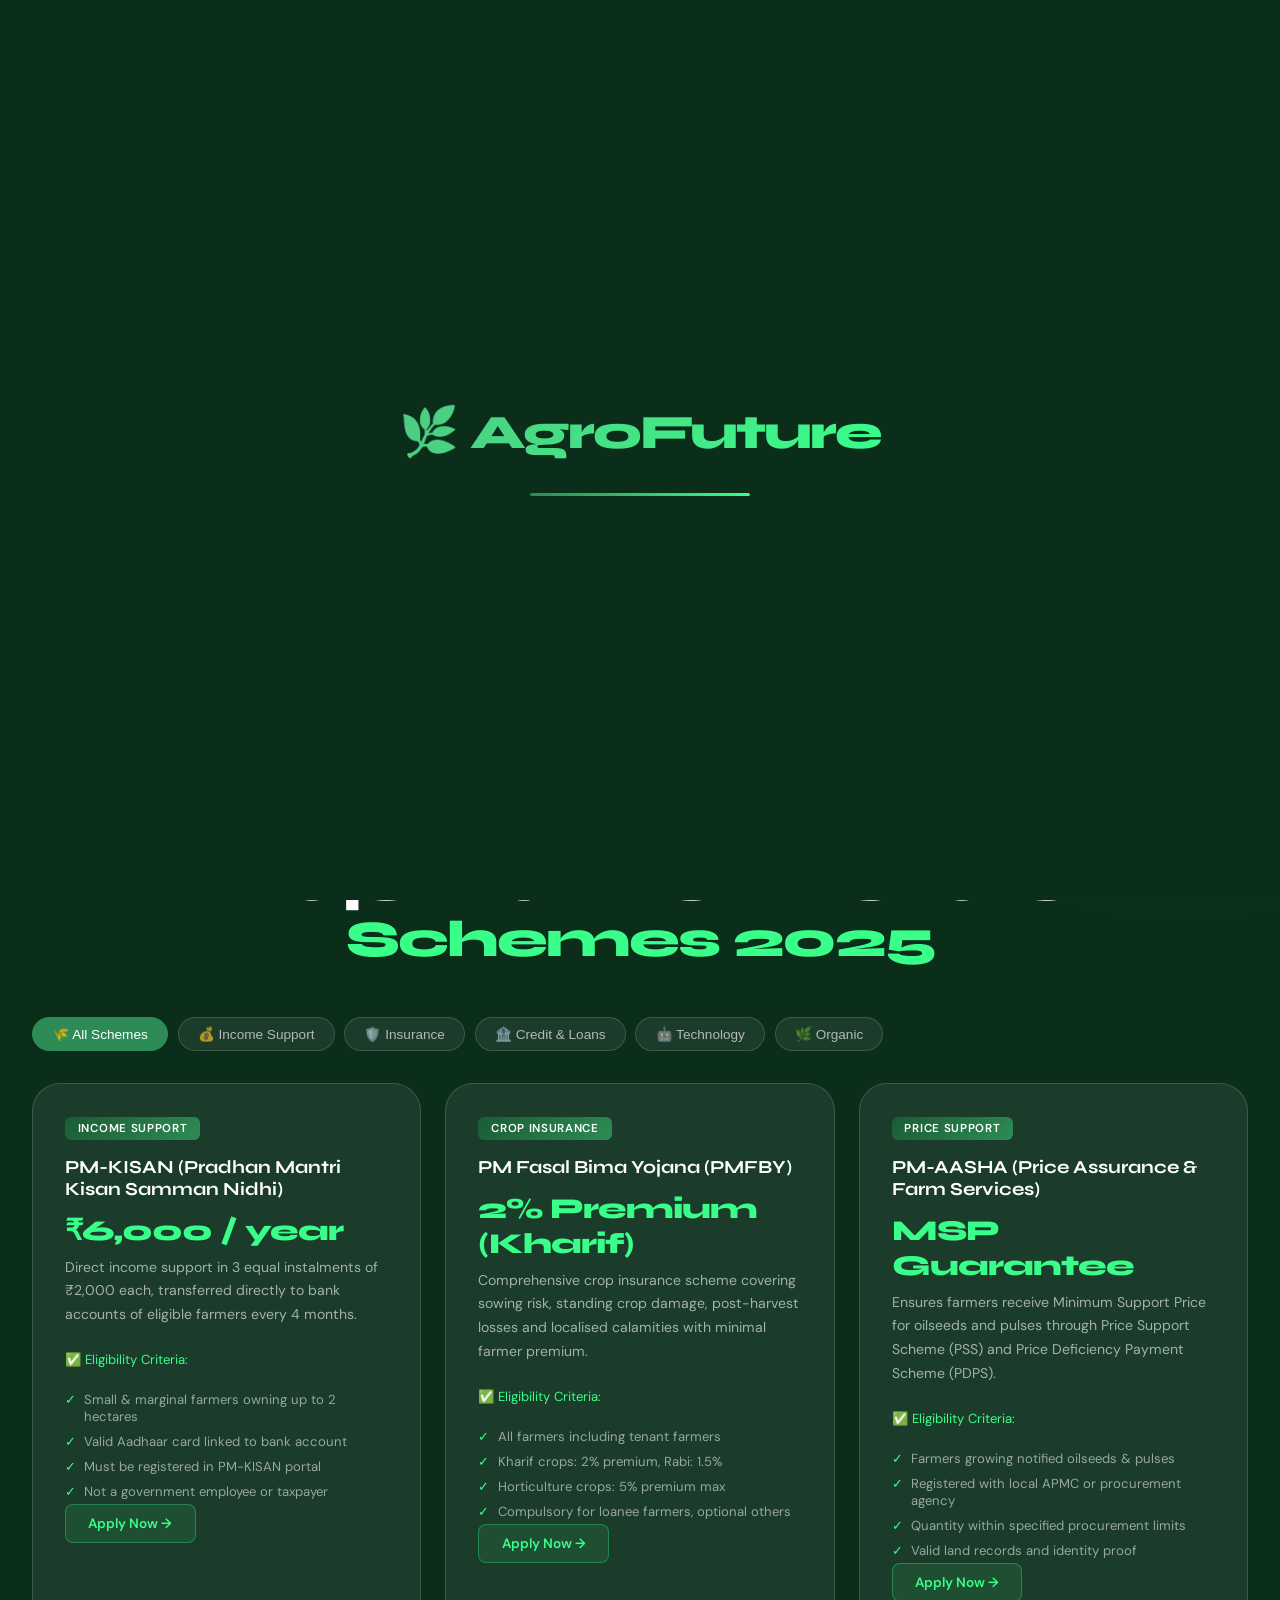
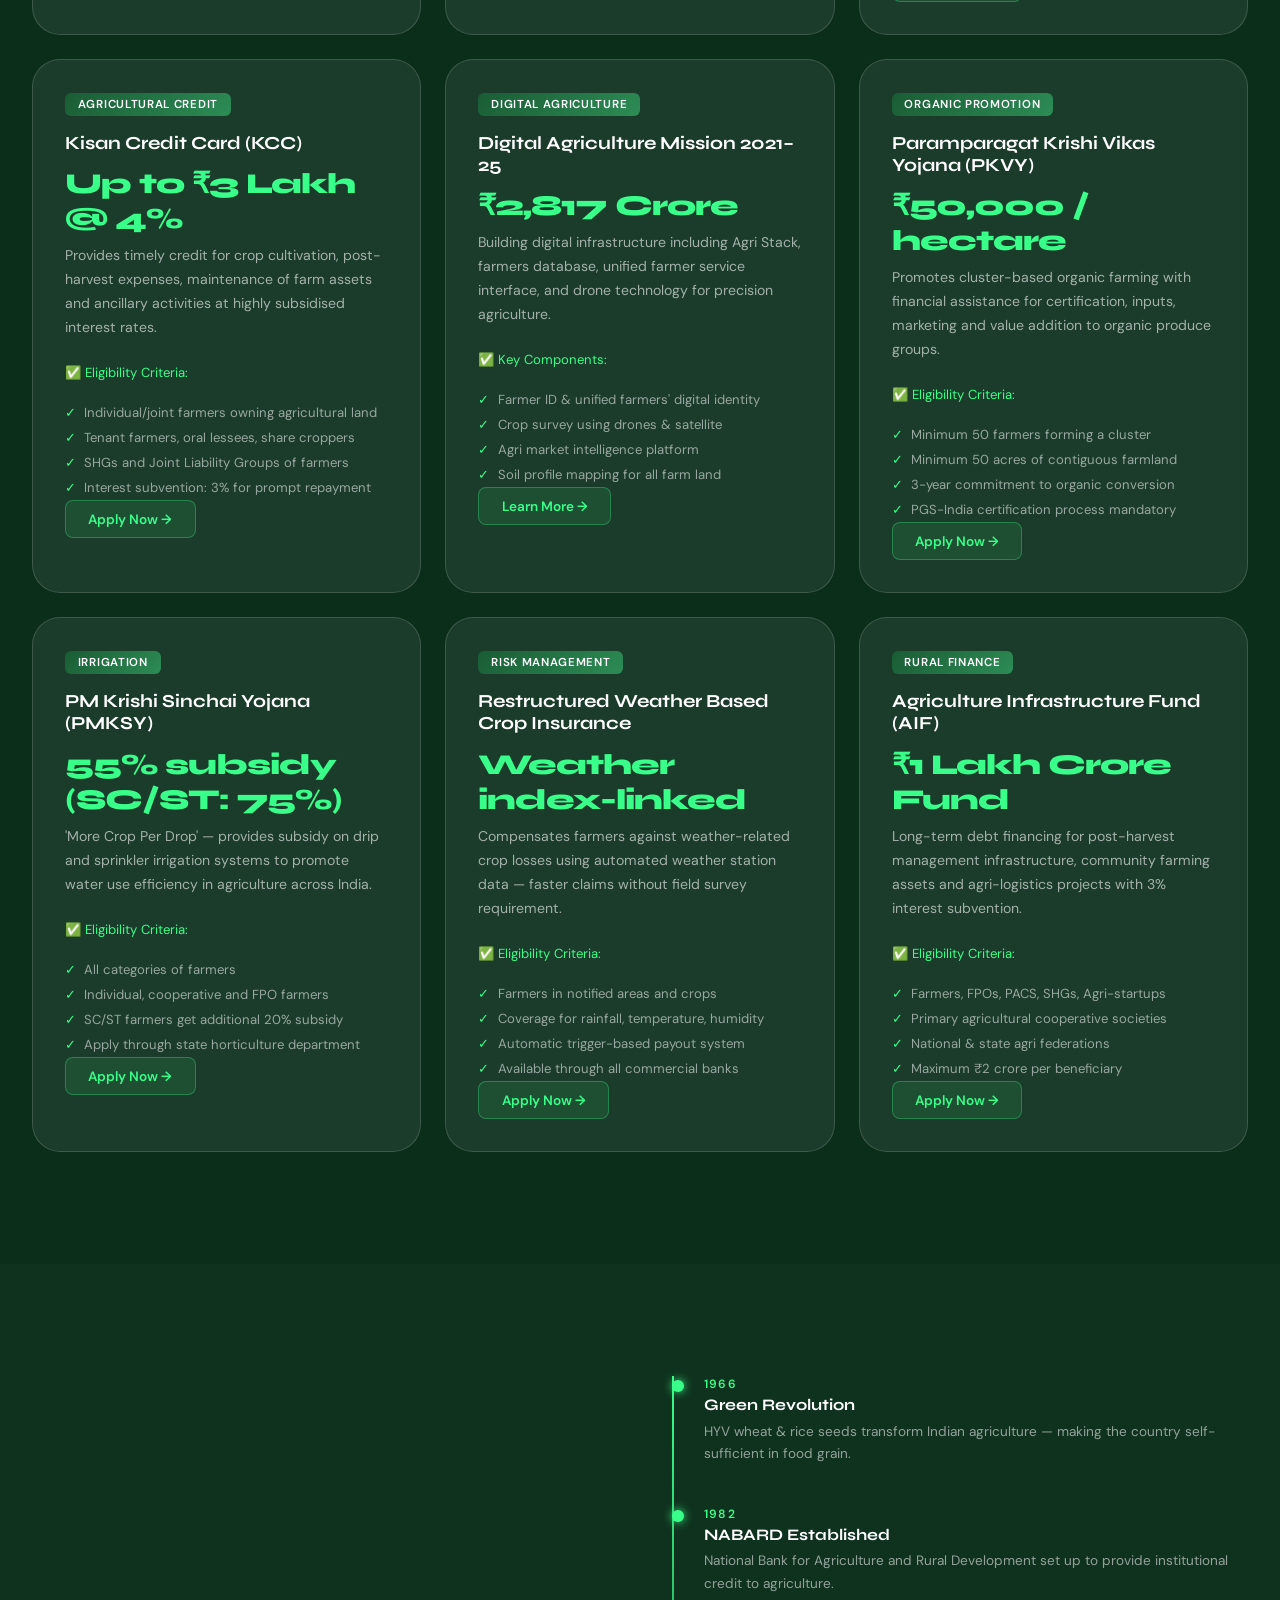
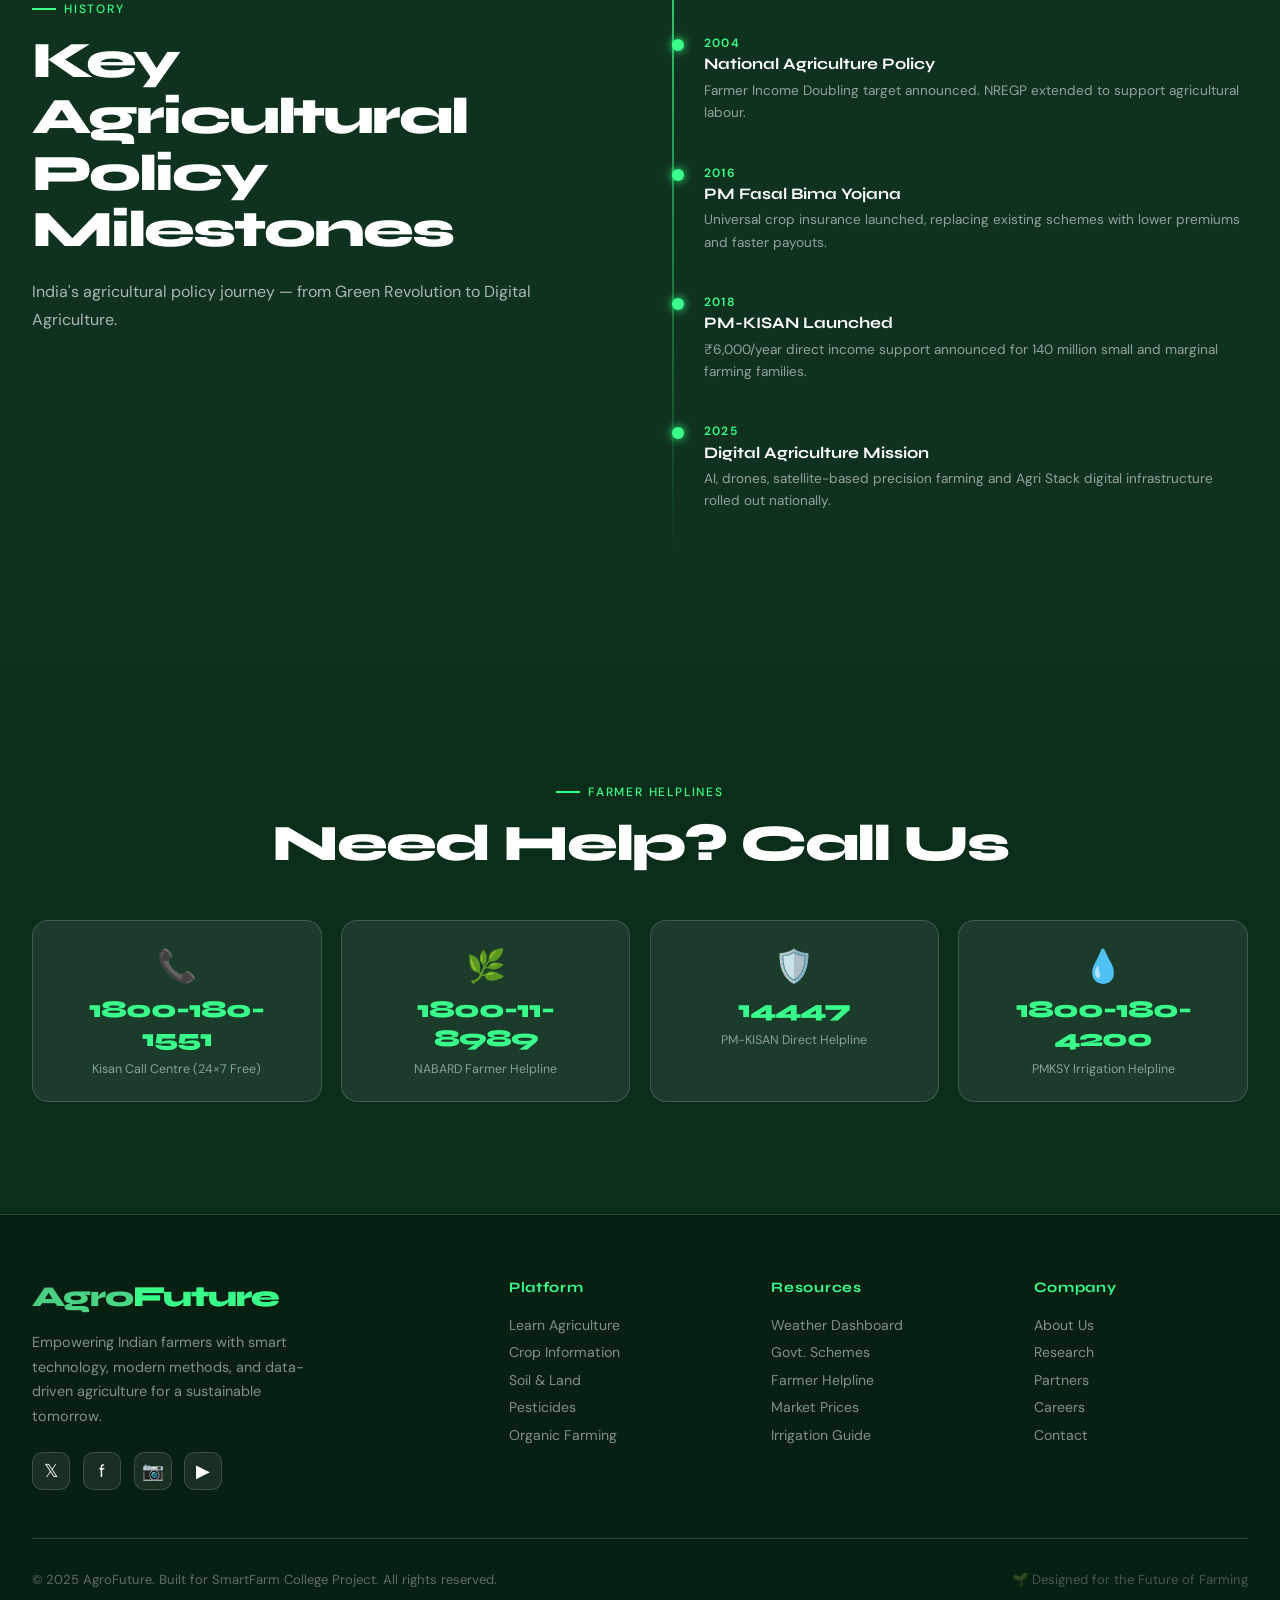
<file: pages/schemes.html>
<!DOCTYPE html>
<html lang="en">
<head>
  <meta charset="UTF-8" /><meta name="viewport" content="width=device-width, initial-scale=1.0" />
  <title>Government Schemes — AgroFuture</title>
  <link rel="stylesheet" href="../assets/css/style.css" />
  <link rel="icon" href="data:image/svg+xml,<svg xmlns='http://www.w3.org/2000/svg' viewBox='0 0 100 100'><text y='.9em' font-size='90'>🌿</text></svg>"/>
  <style>
    .schemes-grid{display:grid;grid-template-columns:repeat(3,1fr);gap:1.5rem;}
    .scheme-amount{font-family:var(--font-display);font-size:1.8rem;font-weight:800;color:var(--green-neon);letter-spacing:-1px;margin:0.5rem 0;}
    .scheme-eligibility-list{margin-top:1rem;}
    .scheme-eligibility-list li{font-size:0.82rem;color:rgba(255,255,255,0.55);padding:0.25rem 0;padding-left:1.2rem;position:relative;}
    .scheme-eligibility-list li::before{content:'✓';position:absolute;left:0;color:var(--green-neon);font-size:0.8rem;}
    .scheme-tabs{display:flex;gap:0.6rem;flex-wrap:wrap;margin-bottom:2rem;}
    .scheme-tab{background:var(--glass-bg);border:1px solid var(--glass-border);color:rgba(255,255,255,0.65);border-radius:50px;padding:0.5rem 1.2rem;font-size:0.85rem;cursor:pointer;transition:var(--transition);}
    .scheme-tab:hover,.scheme-tab.active{background:var(--green-mid);border-color:var(--green-mid);color:white;}
    .helpline-grid{display:grid;grid-template-columns:repeat(4,1fr);gap:1.2rem;}
    .helpline-card{background:var(--glass-bg);border:1px solid var(--glass-border);border-radius:var(--radius);padding:1.5rem;text-align:center;transition:var(--transition);}
    .helpline-card:hover{border-color:rgba(62,255,138,0.3);transform:translateY(-4px);}
    .helpline-number{font-family:var(--font-display);font-size:1.5rem;font-weight:800;color:var(--green-neon);letter-spacing:-1px;margin:0.5rem 0;}
    .helpline-label{font-size:0.78rem;color:rgba(255,255,255,0.5);}
    .timeline-scheme{position:relative;padding-left:2.5rem;}
    .timeline-scheme::before{content:'';position:absolute;left:0.5rem;top:0;bottom:0;width:2px;background:linear-gradient(180deg,var(--green-neon),transparent);}
    .ts-item{position:relative;margin-bottom:2.5rem;}
    .ts-dot{position:absolute;left:-2rem;top:4px;width:12px;height:12px;background:var(--green-neon);border-radius:50%;box-shadow:0 0 10px var(--green-neon);}
    .ts-year{font-size:0.75rem;color:var(--green-neon);font-weight:600;text-transform:uppercase;letter-spacing:0.1em;}
    .ts-title{font-family:var(--font-display);font-weight:700;font-size:1rem;margin:0.2rem 0 0.4rem;}
    .ts-text{font-size:0.85rem;color:rgba(255,255,255,0.55);line-height:1.65;}
    @media(max-width:900px){.schemes-grid{grid-template-columns:1fr 1fr;}.helpline-grid{grid-template-columns:1fr 1fr;}}
    @media(max-width:600px){.schemes-grid,.helpline-grid{grid-template-columns:1fr;}}
  </style>
</head>
<body>

  <!-- ══ HERO ══════════════════════════════════════════════════ -->
  <section class="page-hero" style="padding-top:100px;">
    <div class="page-hero-bg" style="background-image:url('https://images.unsplash.com/photo-1599059813005-11265ba4b4ce?w=1600&q=80');"></div>
    <div class="page-hero-overlay"></div>
    <div class="page-hero-content">
      <div class="breadcrumb-nav"><a href="../index.html">Home</a><span>/</span><span>Government Schemes</span></div>
      <div class="section-label">Farmer Support</div>
      <h1 class="section-title" style="font-size:clamp(2.5rem,6vw,5rem);letter-spacing:-3px;">Government<br><span class="text-neon">Schemes</span></h1>
      <p class="section-sub">Discover all Central and State Government schemes you're eligible for — subsidies, insurance, loans and direct benefits.</p>
    </div>
  </section>

  <!-- ══ STATS ══════════════════════════════════════════════════ -->
  <div class="stats-bar">
    <div class="stats-inner stagger">
      <div class="stat-item"><div class="stat-number" data-target="110" data-suffix="M+">0</div><div class="stat-label">PM-KISAN Beneficiaries</div></div>
      <div class="stat-item"><div class="stat-number" data-target="6000" data-prefix="₹" data-suffix="/yr">0</div><div class="stat-label">Direct Income Support</div></div>
      <div class="stat-item"><div class="stat-number" data-target="60" data-suffix="% subsidy">0</div><div class="stat-label">On Premium Crops Insurance</div></div>
      <div class="stat-item"><div class="stat-number" data-target="3" data-suffix=" Lakh Cr">0</div><div class="stat-label">Agri Credit Target 2025</div></div>
    </div>
  </div>

  <!-- ══ SCHEME TABS & CARDS ════════════════════════════════════ -->
  <section class="section">
    <div class="section-inner">
      <div class="text-center mb-3 reveal">
        <div class="section-label">Central Government</div>
        <h2 class="section-title">Major Farmer Welfare<br><span class="text-neon">Schemes 2025</span></h2>
      </div>

      <div class="scheme-tabs reveal">
        <button class="scheme-tab active" data-filter="all">🌾 All Schemes</button>
        <button class="scheme-tab" data-filter="income">💰 Income Support</button>
        <button class="scheme-tab" data-filter="insurance">🛡️ Insurance</button>
        <button class="scheme-tab" data-filter="credit">🏦 Credit & Loans</button>
        <button class="scheme-tab" data-filter="technology">🤖 Technology</button>
        <button class="scheme-tab" data-filter="organic">🌿 Organic</button>
      </div>

      <div class="schemes-grid stagger" id="schemes-grid">

        <div class="scheme-card" data-cat="income">
          <div class="scheme-badge">Income Support</div>
          <div class="scheme-title">PM-KISAN (Pradhan Mantri Kisan Samman Nidhi)</div>
          <div class="scheme-amount">₹6,000 / year</div>
          <div class="scheme-desc">Direct income support in 3 equal instalments of ₹2,000 each, transferred directly to bank accounts of eligible farmers every 4 months.</div>
          <div class="scheme-eligibility">✅ Eligibility Criteria:</div>
          <ul class="scheme-eligibility-list">
            <li>Small & marginal farmers owning up to 2 hectares</li>
            <li>Valid Aadhaar card linked to bank account</li>
            <li>Must be registered in PM-KISAN portal</li>
            <li>Not a government employee or taxpayer</li>
          </ul>
          <a href="https://pmkisan.gov.in" target="_blank" class="btn-apply">Apply Now →</a>
        </div>

        <div class="scheme-card" data-cat="insurance">
          <div class="scheme-badge">Crop Insurance</div>
          <div class="scheme-title">PM Fasal Bima Yojana (PMFBY)</div>
          <div class="scheme-amount">2% Premium (Kharif)</div>
          <div class="scheme-desc">Comprehensive crop insurance scheme covering sowing risk, standing crop damage, post-harvest losses and localised calamities with minimal farmer premium.</div>
          <div class="scheme-eligibility">✅ Eligibility Criteria:</div>
          <ul class="scheme-eligibility-list">
            <li>All farmers including tenant farmers</li>
            <li>Kharif crops: 2% premium, Rabi: 1.5%</li>
            <li>Horticulture crops: 5% premium max</li>
            <li>Compulsory for loanee farmers, optional others</li>
          </ul>
          <a href="https://pmfby.gov.in" target="_blank" class="btn-apply">Apply Now →</a>
        </div>

        <div class="scheme-card" data-cat="income">
          <div class="scheme-badge">Price Support</div>
          <div class="scheme-title">PM-AASHA (Price Assurance & Farm Services)</div>
          <div class="scheme-amount">MSP Guarantee</div>
          <div class="scheme-desc">Ensures farmers receive Minimum Support Price for oilseeds and pulses through Price Support Scheme (PSS) and Price Deficiency Payment Scheme (PDPS).</div>
          <div class="scheme-eligibility">✅ Eligibility Criteria:</div>
          <ul class="scheme-eligibility-list">
            <li>Farmers growing notified oilseeds & pulses</li>
            <li>Registered with local APMC or procurement agency</li>
            <li>Quantity within specified procurement limits</li>
            <li>Valid land records and identity proof</li>
          </ul>
          <a href="https://agriculture.gov.in" target="_blank" class="btn-apply">Apply Now →</a>
        </div>

        <div class="scheme-card" data-cat="credit">
          <div class="scheme-badge">Agricultural Credit</div>
          <div class="scheme-title">Kisan Credit Card (KCC)</div>
          <div class="scheme-amount">Up to ₹3 Lakh @ 4%</div>
          <div class="scheme-desc">Provides timely credit for crop cultivation, post-harvest expenses, maintenance of farm assets and ancillary activities at highly subsidised interest rates.</div>
          <div class="scheme-eligibility">✅ Eligibility Criteria:</div>
          <ul class="scheme-eligibility-list">
            <li>Individual/joint farmers owning agricultural land</li>
            <li>Tenant farmers, oral lessees, share croppers</li>
            <li>SHGs and Joint Liability Groups of farmers</li>
            <li>Interest subvention: 3% for prompt repayment</li>
          </ul>
          <a href="https://www.nabard.org" target="_blank" class="btn-apply">Apply Now →</a>
        </div>

        <div class="scheme-card" data-cat="technology">
          <div class="scheme-badge">Digital Agriculture</div>
          <div class="scheme-title">Digital Agriculture Mission 2021–25</div>
          <div class="scheme-amount">₹2,817 Crore</div>
          <div class="scheme-desc">Building digital infrastructure including Agri Stack, farmers database, unified farmer service interface, and drone technology for precision agriculture.</div>
          <div class="scheme-eligibility">✅ Key Components:</div>
          <ul class="scheme-eligibility-list">
            <li>Farmer ID & unified farmers' digital identity</li>
            <li>Crop survey using drones & satellite</li>
            <li>Agri market intelligence platform</li>
            <li>Soil profile mapping for all farm land</li>
          </ul>
          <a href="https://agriculture.gov.in" target="_blank" class="btn-apply">Learn More →</a>
        </div>

        <div class="scheme-card" data-cat="organic">
          <div class="scheme-badge">Organic Promotion</div>
          <div class="scheme-title">Paramparagat Krishi Vikas Yojana (PKVY)</div>
          <div class="scheme-amount">₹50,000 / hectare</div>
          <div class="scheme-desc">Promotes cluster-based organic farming with financial assistance for certification, inputs, marketing and value addition to organic produce groups.</div>
          <div class="scheme-eligibility">✅ Eligibility Criteria:</div>
          <ul class="scheme-eligibility-list">
            <li>Minimum 50 farmers forming a cluster</li>
            <li>Minimum 50 acres of contiguous farmland</li>
            <li>3-year commitment to organic conversion</li>
            <li>PGS-India certification process mandatory</li>
          </ul>
          <a href="https://pgsindia-ncof.gov.in" target="_blank" class="btn-apply">Apply Now →</a>
        </div>

        <div class="scheme-card" data-cat="technology">
          <div class="scheme-badge">Irrigation</div>
          <div class="scheme-title">PM Krishi Sinchai Yojana (PMKSY)</div>
          <div class="scheme-amount">55% subsidy (SC/ST: 75%)</div>
          <div class="scheme-desc">'More Crop Per Drop' — provides subsidy on drip and sprinkler irrigation systems to promote water use efficiency in agriculture across India.</div>
          <div class="scheme-eligibility">✅ Eligibility Criteria:</div>
          <ul class="scheme-eligibility-list">
            <li>All categories of farmers</li>
            <li>Individual, cooperative and FPO farmers</li>
            <li>SC/ST farmers get additional 20% subsidy</li>
            <li>Apply through state horticulture department</li>
          </ul>
          <a href="https://pmksy.gov.in" target="_blank" class="btn-apply">Apply Now →</a>
        </div>

        <div class="scheme-card" data-cat="insurance">
          <div class="scheme-badge">Risk Management</div>
          <div class="scheme-title">Restructured Weather Based Crop Insurance</div>
          <div class="scheme-amount">Weather index-linked</div>
          <div class="scheme-desc">Compensates farmers against weather-related crop losses using automated weather station data — faster claims without field survey requirement.</div>
          <div class="scheme-eligibility">✅ Eligibility Criteria:</div>
          <ul class="scheme-eligibility-list">
            <li>Farmers in notified areas and crops</li>
            <li>Coverage for rainfall, temperature, humidity</li>
            <li>Automatic trigger-based payout system</li>
            <li>Available through all commercial banks</li>
          </ul>
          <a href="https://pmfby.gov.in" target="_blank" class="btn-apply">Apply Now →</a>
        </div>

        <div class="scheme-card" data-cat="credit">
          <div class="scheme-badge">Rural Finance</div>
          <div class="scheme-title">Agriculture Infrastructure Fund (AIF)</div>
          <div class="scheme-amount">₹1 Lakh Crore Fund</div>
          <div class="scheme-desc">Long-term debt financing for post-harvest management infrastructure, community farming assets and agri-logistics projects with 3% interest subvention.</div>
          <div class="scheme-eligibility">✅ Eligibility Criteria:</div>
          <ul class="scheme-eligibility-list">
            <li>Farmers, FPOs, PACS, SHGs, Agri-startups</li>
            <li>Primary agricultural cooperative societies</li>
            <li>National & state agri federations</li>
            <li>Maximum ₹2 crore per beneficiary</li>
          </ul>
          <a href="https://agriinfra.dac.gov.in" target="_blank" class="btn-apply">Apply Now →</a>
        </div>

      </div>
    </div>
  </section>

  <!-- ══ SCHEME TIMELINE ════════════════════════════════════════ -->
  <section class="section" style="background:rgba(255,255,255,0.02);">
    <div class="section-inner">
      <div class="col-2 reveal">
        <div>
          <div class="section-label">History</div>
          <h2 class="section-title">Key Agricultural<br>Policy Milestones</h2>
          <p style="color:rgba(255,255,255,0.65);line-height:1.8;">India's agricultural policy journey — from Green Revolution to Digital Agriculture.</p>
        </div>
        <div class="timeline-scheme">
          <div class="ts-item"><div class="ts-dot"></div><div class="ts-year">1966</div><div class="ts-title">Green Revolution</div><div class="ts-text">HYV wheat & rice seeds transform Indian agriculture — making the country self-sufficient in food grain.</div></div>
          <div class="ts-item"><div class="ts-dot"></div><div class="ts-year">1982</div><div class="ts-title">NABARD Established</div><div class="ts-text">National Bank for Agriculture and Rural Development set up to provide institutional credit to agriculture.</div></div>
          <div class="ts-item"><div class="ts-dot"></div><div class="ts-year">2004</div><div class="ts-title">National Agriculture Policy</div><div class="ts-text">Farmer Income Doubling target announced. NREGP extended to support agricultural labour.</div></div>
          <div class="ts-item"><div class="ts-dot"></div><div class="ts-year">2016</div><div class="ts-title">PM Fasal Bima Yojana</div><div class="ts-text">Universal crop insurance launched, replacing existing schemes with lower premiums and faster payouts.</div></div>
          <div class="ts-item"><div class="ts-dot"></div><div class="ts-year">2018</div><div class="ts-title">PM-KISAN Launched</div><div class="ts-text">₹6,000/year direct income support announced for 140 million small and marginal farming families.</div></div>
          <div class="ts-item"><div class="ts-dot"></div><div class="ts-year">2025</div><div class="ts-title">Digital Agriculture Mission</div><div class="ts-text">AI, drones, satellite-based precision farming and Agri Stack digital infrastructure rolled out nationally.</div></div>
        </div>
      </div>
    </div>
  </section>

  <!-- ══ HELPLINES ═════════════════════════════════════════════ -->
  <section class="section">
    <div class="section-inner">
      <div class="text-center mb-3 reveal">
        <div class="section-label">Farmer Helplines</div>
        <h2 class="section-title">Need Help? Call Us</h2>
      </div>
      <div class="helpline-grid stagger">
        <div class="helpline-card"><div style="font-size:2rem;">📞</div><div class="helpline-number">1800-180-1551</div><div class="helpline-label">Kisan Call Centre (24×7 Free)</div></div>
        <div class="helpline-card"><div style="font-size:2rem;">🌿</div><div class="helpline-number">1800-11-8989</div><div class="helpline-label">NABARD Farmer Helpline</div></div>
        <div class="helpline-card"><div style="font-size:2rem;">🛡️</div><div class="helpline-number">14447</div><div class="helpline-label">PM-KISAN Direct Helpline</div></div>
        <div class="helpline-card"><div style="font-size:2rem;">💧</div><div class="helpline-number">1800-180-4200</div><div class="helpline-label">PMKSY Irrigation Helpline</div></div>
      </div>
    </div>
  </section>

  <script src="../assets/js/components.js"></script>
  <script src="../assets/js/main.js"></script>
  <script>
    // ── Scheme filter tabs ─────────────────────────────────────
    document.querySelectorAll('.scheme-tab').forEach(tab => {
      tab.addEventListener('click', () => {
        document.querySelectorAll('.scheme-tab').forEach(t => t.classList.remove('active'));
        tab.classList.add('active');
        const filter = tab.dataset.filter;
        document.querySelectorAll('#schemes-grid .scheme-card').forEach(card => {
          card.style.display = (filter === 'all' || card.dataset.cat === filter) ? 'block' : 'none';
          if(card.style.display === 'block') card.style.animation = 'scaleIn 0.4s ease';
        });
      });
    });
  </script>
</body>
</html>
</file>
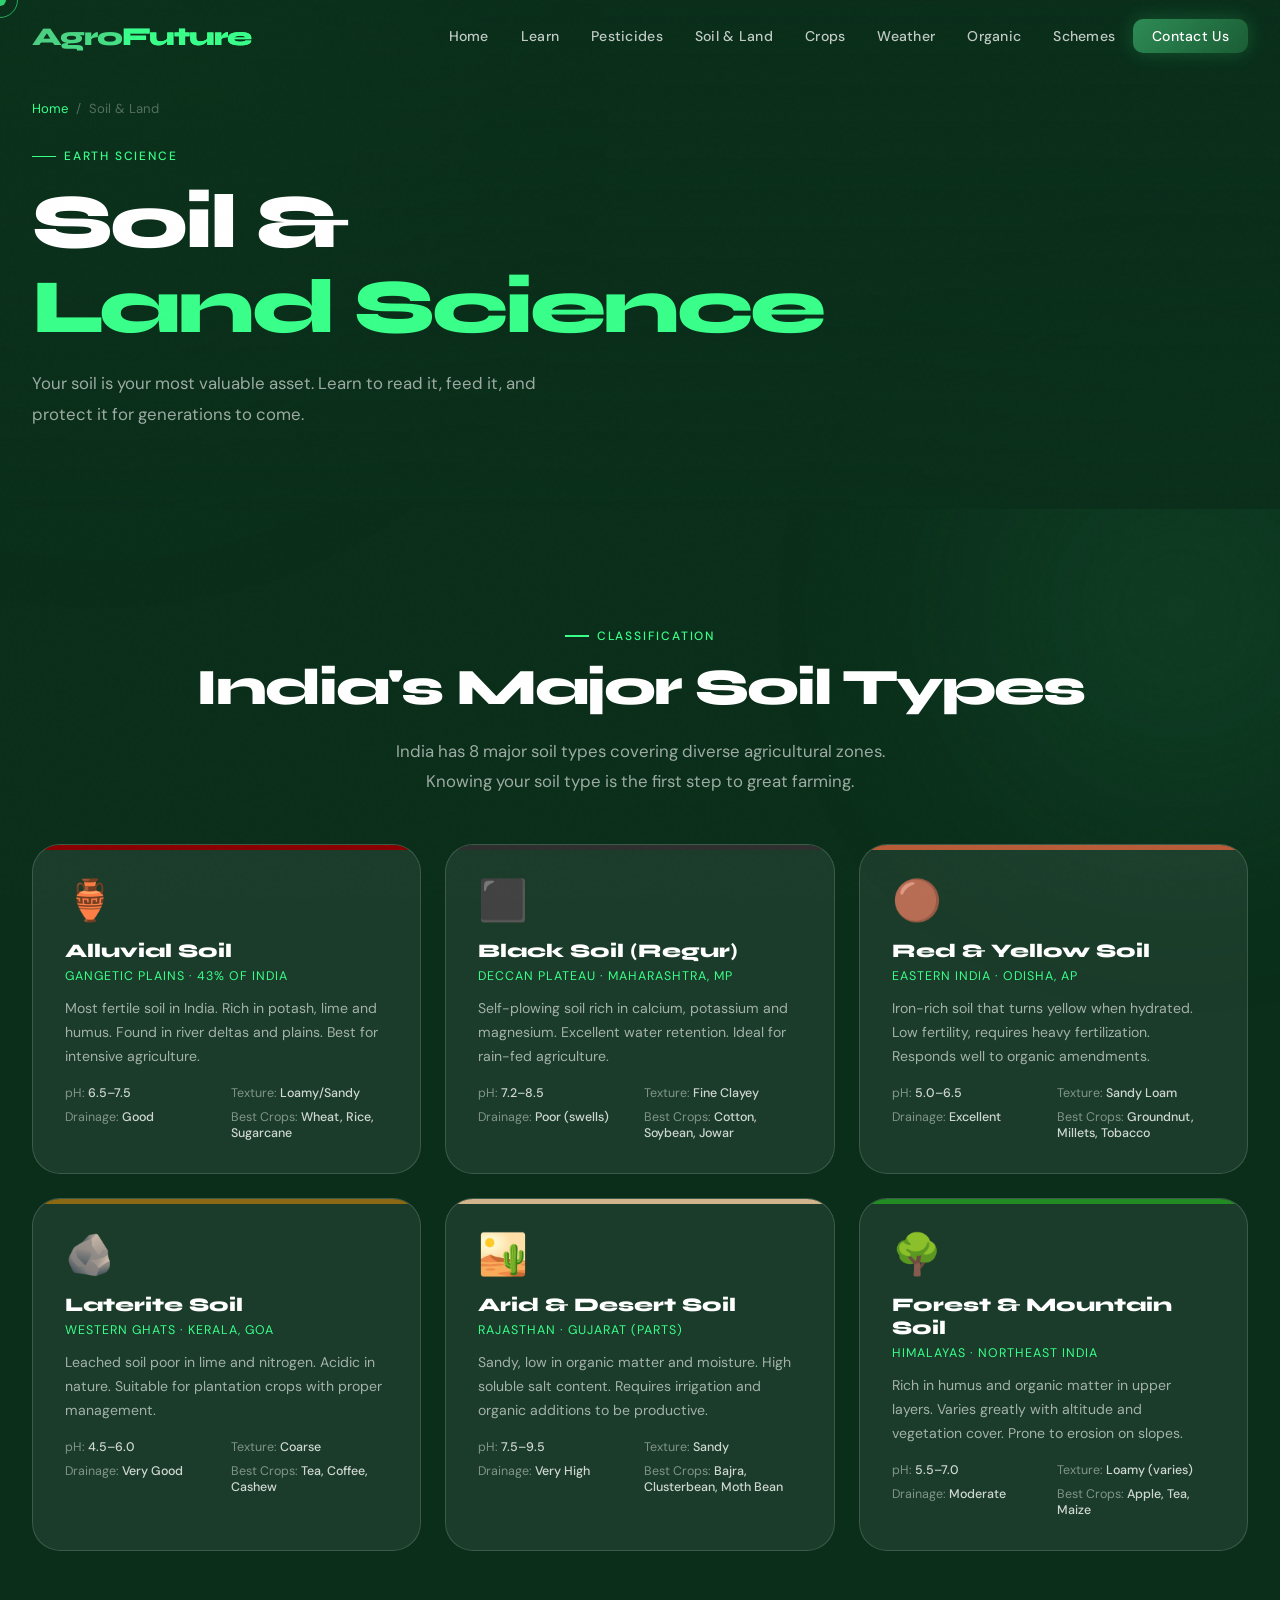
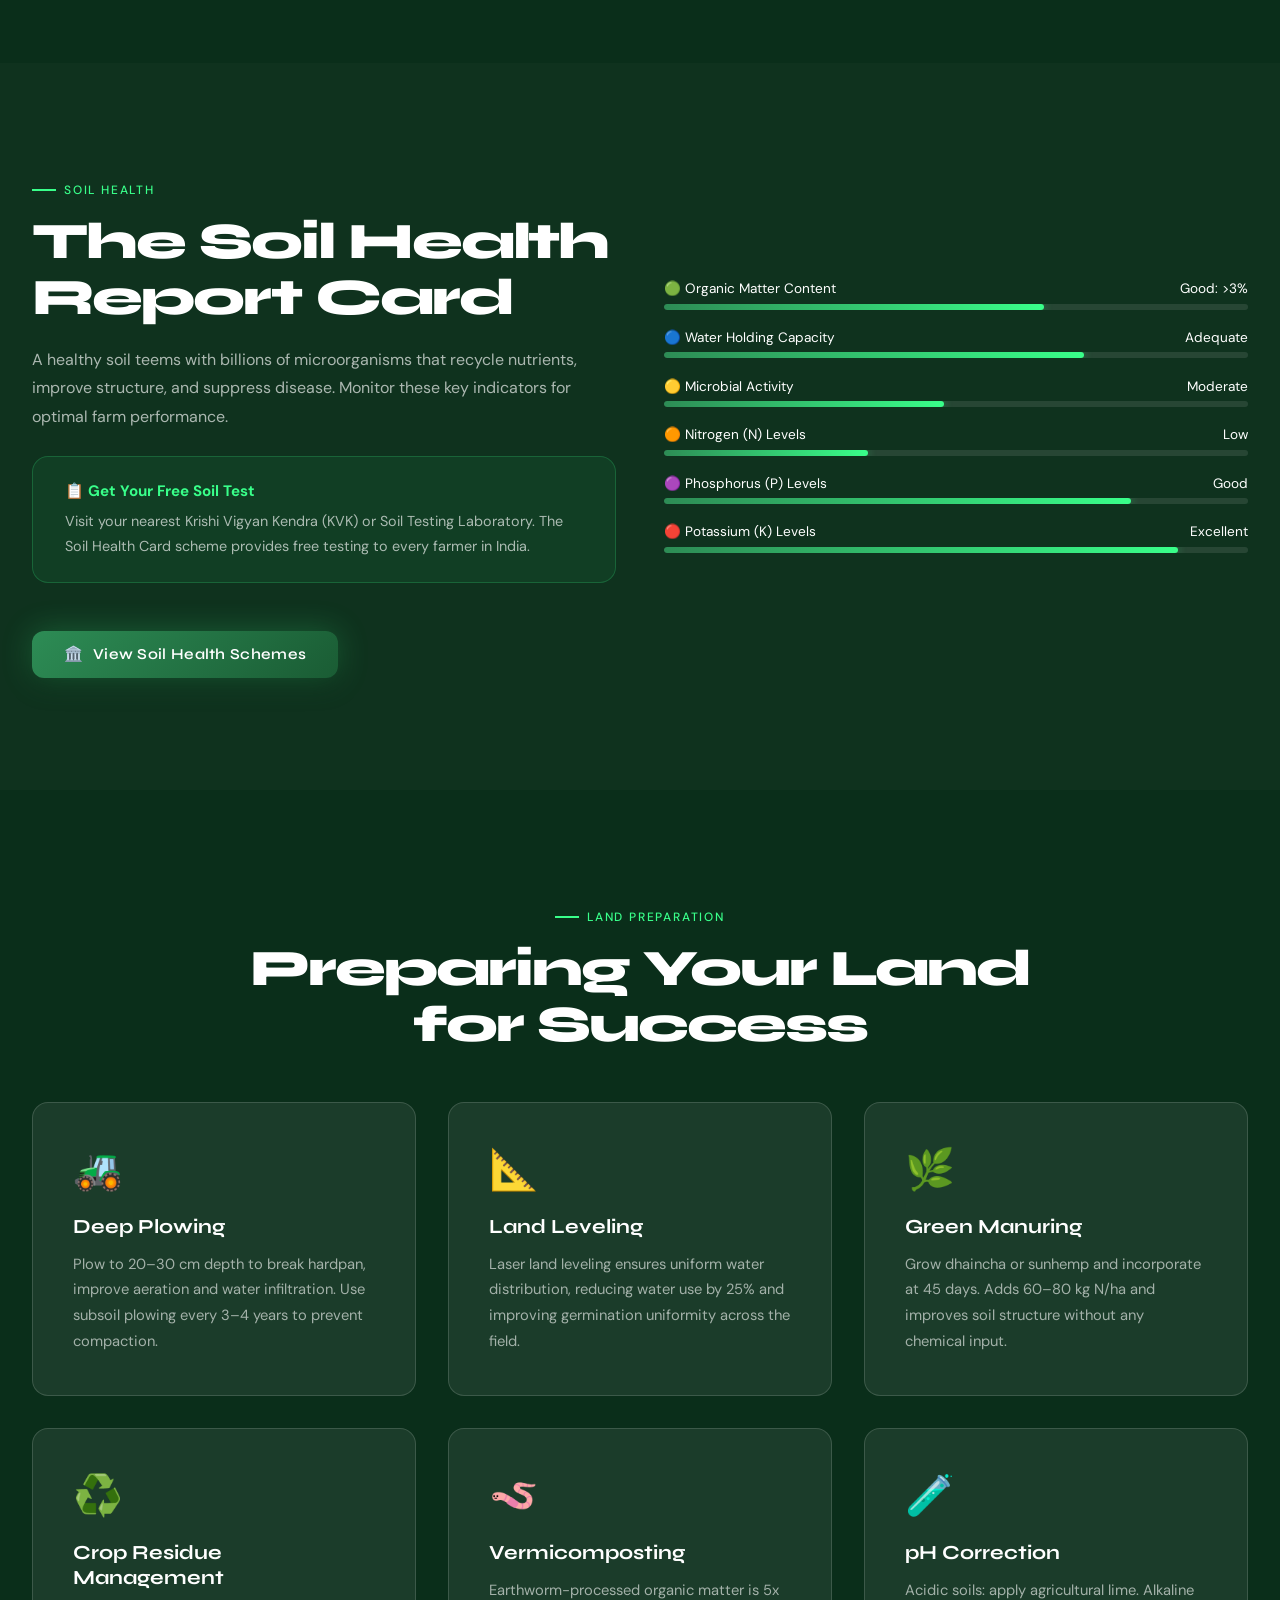
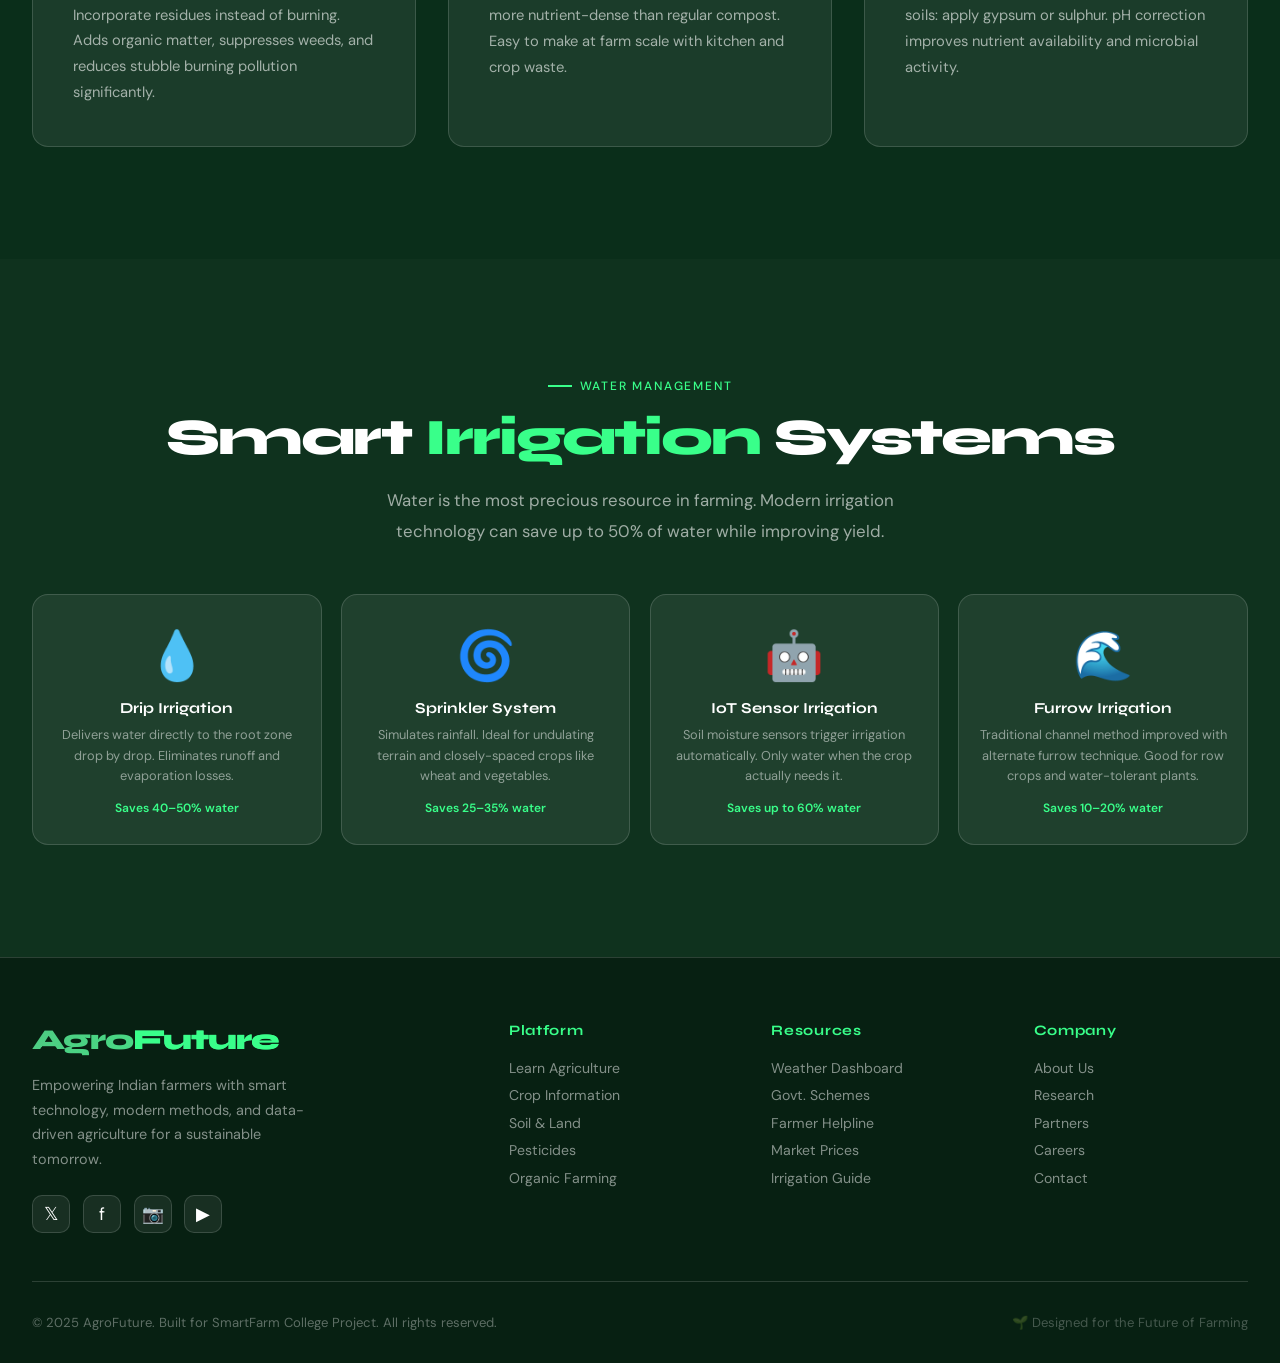
<file: pages/soil.html>
<!DOCTYPE html>
<html lang="en">
<head>
  <meta charset="UTF-8" /><meta name="viewport" content="width=device-width, initial-scale=1.0" />
  <title>Soil & Land — AgroFuture</title>
  <link rel="stylesheet" href="../assets/css/style.css" />
  <link rel="icon" href="data:image/svg+xml,<svg xmlns='http://www.w3.org/2000/svg' viewBox='0 0 100 100'><text y='.9em' font-size='90'>🌿</text></svg>"/>
  <style>
    .soil-card{background:var(--glass-bg);border:1px solid var(--glass-border);border-radius:var(--radius-lg);padding:2rem;transition:var(--transition);position:relative;overflow:hidden;}
    .soil-card:hover{transform:translateY(-6px);border-color:rgba(62,255,138,0.3);}
    .soil-color-strip{height:5px;border-radius:0 0 0 0;margin:-2rem -2rem 1.5rem;background:var(--soil-color,#6b4226);}
    .soil-icon{font-size:2.5rem;margin-bottom:0.8rem;}
    .soil-name{font-family:var(--font-display);font-weight:800;font-size:1.2rem;margin-bottom:0.4rem;}
    .soil-region{font-size:0.78rem;color:var(--green-neon);text-transform:uppercase;letter-spacing:0.08em;margin-bottom:0.8rem;}
    .soil-desc{font-size:0.88rem;color:rgba(255,255,255,0.6);line-height:1.7;margin-bottom:1rem;}
    .soil-props{display:grid;grid-template-columns:1fr 1fr;gap:0.5rem;}
    .soil-prop{font-size:0.78rem;color:rgba(255,255,255,0.45);}
    .soil-prop span{color:rgba(255,255,255,0.8);font-weight:500;}
    .soil-grid{display:grid;grid-template-columns:repeat(3,1fr);gap:1.5rem;}
    .irrigation-cards{display:grid;grid-template-columns:repeat(4,1fr);gap:1.2rem;}
    .irr-card{background:var(--glass-bg);border:1px solid var(--glass-border);border-radius:var(--radius);padding:1.8rem 1.2rem;text-align:center;transition:var(--transition);}
    .irr-card:hover{border-color:rgba(62,255,138,0.3);transform:translateY(-4px);}
    .irr-icon{font-size:3rem;margin-bottom:0.8rem;}
    .irr-title{font-family:var(--font-display);font-weight:700;font-size:0.95rem;margin-bottom:0.5rem;}
    .irr-text{font-size:0.8rem;color:rgba(255,255,255,0.5);line-height:1.6;}
    .irr-save{margin-top:0.8rem;font-size:0.75rem;color:var(--green-neon);font-weight:600;}
    @media(max-width:900px){.soil-grid{grid-template-columns:1fr 1fr;}.irrigation-cards{grid-template-columns:1fr 1fr;}}
    @media(max-width:600px){.soil-grid,.irrigation-cards{grid-template-columns:1fr;}}
  </style>
</head>
<body>

  <!-- ══ HERO ══════════════════════════════════════════════════ -->
  <section class="page-hero" style="padding-top:100px;">
    <div class="page-hero-bg" style="background-image:url('https://images.unsplash.com/photo-1416879595882-3373a0480b5b?w=1600&q=80');"></div>
    <div class="page-hero-overlay"></div>
    <div class="page-hero-content">
      <div class="breadcrumb-nav"><a href="../index.html">Home</a><span>/</span><span>Soil & Land</span></div>
      <div class="section-label">Earth Science</div>
      <h1 class="section-title" style="font-size:clamp(2.5rem,6vw,5rem);letter-spacing:-3px;">Soil &<br><span class="text-neon">Land Science</span></h1>
      <p class="section-sub">Your soil is your most valuable asset. Learn to read it, feed it, and protect it for generations to come.</p>
    </div>
  </section>

  <!-- ══ SOIL TYPES ═════════════════════════════════════════════ -->
  <section class="section">
    <div class="section-inner">
      <div class="text-center mb-3 reveal">
        <div class="section-label">Classification</div>
        <h2 class="section-title">India's Major Soil Types</h2>
        <p class="section-sub" style="margin:0 auto;">India has 8 major soil types covering diverse agricultural zones. Knowing your soil type is the first step to great farming.</p>
      </div>
      <div class="soil-grid stagger">
        <div class="soil-card">
          <div class="soil-color-strip" style="--soil-color:#8B0000;"></div>
          <div class="soil-icon">🏺</div>
          <div class="soil-name">Alluvial Soil</div>
          <div class="soil-region">Gangetic Plains · 43% of India</div>
          <div class="soil-desc">Most fertile soil in India. Rich in potash, lime and humus. Found in river deltas and plains. Best for intensive agriculture.</div>
          <div class="soil-props">
            <div class="soil-prop">pH: <span>6.5–7.5</span></div>
            <div class="soil-prop">Texture: <span>Loamy/Sandy</span></div>
            <div class="soil-prop">Drainage: <span>Good</span></div>
            <div class="soil-prop">Best Crops: <span>Wheat, Rice, Sugarcane</span></div>
          </div>
        </div>
        <div class="soil-card">
          <div class="soil-color-strip" style="--soil-color:#2F2F2F;"></div>
          <div class="soil-icon">⬛</div>
          <div class="soil-name">Black Soil (Regur)</div>
          <div class="soil-region">Deccan Plateau · Maharashtra, MP</div>
          <div class="soil-desc">Self-plowing soil rich in calcium, potassium and magnesium. Excellent water retention. Ideal for rain-fed agriculture.</div>
          <div class="soil-props">
            <div class="soil-prop">pH: <span>7.2–8.5</span></div>
            <div class="soil-prop">Texture: <span>Fine Clayey</span></div>
            <div class="soil-prop">Drainage: <span>Poor (swells)</span></div>
            <div class="soil-prop">Best Crops: <span>Cotton, Soybean, Jowar</span></div>
          </div>
        </div>
        <div class="soil-card">
          <div class="soil-color-strip" style="--soil-color:#B85C38;"></div>
          <div class="soil-icon">🟤</div>
          <div class="soil-name">Red & Yellow Soil</div>
          <div class="soil-region">Eastern India · Odisha, AP</div>
          <div class="soil-desc">Iron-rich soil that turns yellow when hydrated. Low fertility, requires heavy fertilization. Responds well to organic amendments.</div>
          <div class="soil-props">
            <div class="soil-prop">pH: <span>5.0–6.5</span></div>
            <div class="soil-prop">Texture: <span>Sandy Loam</span></div>
            <div class="soil-prop">Drainage: <span>Excellent</span></div>
            <div class="soil-prop">Best Crops: <span>Groundnut, Millets, Tobacco</span></div>
          </div>
        </div>
        <div class="soil-card">
          <div class="soil-color-strip" style="--soil-color:#8B6914;"></div>
          <div class="soil-icon">🪨</div>
          <div class="soil-name">Laterite Soil</div>
          <div class="soil-region">Western Ghats · Kerala, Goa</div>
          <div class="soil-desc">Leached soil poor in lime and nitrogen. Acidic in nature. Suitable for plantation crops with proper management.</div>
          <div class="soil-props">
            <div class="soil-prop">pH: <span>4.5–6.0</span></div>
            <div class="soil-prop">Texture: <span>Coarse</span></div>
            <div class="soil-prop">Drainage: <span>Very Good</span></div>
            <div class="soil-prop">Best Crops: <span>Tea, Coffee, Cashew</span></div>
          </div>
        </div>
        <div class="soil-card">
          <div class="soil-color-strip" style="--soil-color:#D2B48C;"></div>
          <div class="soil-icon">🏜️</div>
          <div class="soil-name">Arid & Desert Soil</div>
          <div class="soil-region">Rajasthan · Gujarat (parts)</div>
          <div class="soil-desc">Sandy, low in organic matter and moisture. High soluble salt content. Requires irrigation and organic additions to be productive.</div>
          <div class="soil-props">
            <div class="soil-prop">pH: <span>7.5–9.5</span></div>
            <div class="soil-prop">Texture: <span>Sandy</span></div>
            <div class="soil-prop">Drainage: <span>Very High</span></div>
            <div class="soil-prop">Best Crops: <span>Bajra, Clusterbean, Moth Bean</span></div>
          </div>
        </div>
        <div class="soil-card">
          <div class="soil-color-strip" style="--soil-color:#228B22;"></div>
          <div class="soil-icon">🌳</div>
          <div class="soil-name">Forest & Mountain Soil</div>
          <div class="soil-region">Himalayas · Northeast India</div>
          <div class="soil-desc">Rich in humus and organic matter in upper layers. Varies greatly with altitude and vegetation cover. Prone to erosion on slopes.</div>
          <div class="soil-props">
            <div class="soil-prop">pH: <span>5.5–7.0</span></div>
            <div class="soil-prop">Texture: <span>Loamy (varies)</span></div>
            <div class="soil-prop">Drainage: <span>Moderate</span></div>
            <div class="soil-prop">Best Crops: <span>Apple, Tea, Maize</span></div>
          </div>
        </div>
      </div>
    </div>
  </section>

  <!-- ══ SOIL HEALTH ════════════════════════════════════════════ -->
  <section class="section" style="background:rgba(255,255,255,0.02);">
    <div class="section-inner">
      <div class="col-2 reveal">
        <div>
          <div class="section-label">Soil Health</div>
          <h2 class="section-title">The Soil Health<br>Report Card</h2>
          <p style="color:rgba(255,255,255,0.65);line-height:1.8;margin-bottom:1.5rem;">A healthy soil teems with billions of microorganisms that recycle nutrients, improve structure, and suppress disease. Monitor these key indicators for optimal farm performance.</p>
          <div class="info-box">
            <div class="info-box-title">📋 Get Your Free Soil Test</div>
            <p>Visit your nearest Krishi Vigyan Kendra (KVK) or Soil Testing Laboratory. The Soil Health Card scheme provides free testing to every farmer in India.</p>
          </div>
          <a href="schemes.html" class="btn-primary-glow" style="display:inline-flex;margin-top:1.5rem;"><span>🏛️</span><span>View Soil Health Schemes</span></a>
        </div>
        <div>
          <div class="progress-bar-wrapper">
            <div class="progress-label"><span>🟢 Organic Matter Content</span><span>Good: >3%</span></div>
            <div class="progress-track"><div class="progress-fill" data-width="65%" style="width:0%"></div></div>
          </div>
          <div class="progress-bar-wrapper">
            <div class="progress-label"><span>🔵 Water Holding Capacity</span><span>Adequate</span></div>
            <div class="progress-track"><div class="progress-fill" data-width="72%" style="width:0%"></div></div>
          </div>
          <div class="progress-bar-wrapper">
            <div class="progress-label"><span>🟡 Microbial Activity</span><span>Moderate</span></div>
            <div class="progress-track"><div class="progress-fill" data-width="48%" style="width:0%"></div></div>
          </div>
          <div class="progress-bar-wrapper">
            <div class="progress-label"><span>🟠 Nitrogen (N) Levels</span><span>Low</span></div>
            <div class="progress-track"><div class="progress-fill" data-width="35%" style="width:0%"></div></div>
          </div>
          <div class="progress-bar-wrapper">
            <div class="progress-label"><span>🟣 Phosphorus (P) Levels</span><span>Good</span></div>
            <div class="progress-track"><div class="progress-fill" data-width="80%" style="width:0%"></div></div>
          </div>
          <div class="progress-bar-wrapper">
            <div class="progress-label"><span>🔴 Potassium (K) Levels</span><span>Excellent</span></div>
            <div class="progress-track"><div class="progress-fill" data-width="88%" style="width:0%"></div></div>
          </div>
        </div>
      </div>
    </div>
  </section>

  <!-- ══ LAND PREPARATION ════════════════════════════════════════ -->
  <section class="section">
    <div class="section-inner">
      <div class="text-center mb-3 reveal">
        <div class="section-label">Land Preparation</div>
        <h2 class="section-title">Preparing Your Land<br>for Success</h2>
      </div>
      <div class="features-strip stagger">
        <div class="feature-item">
          <div class="feature-icon">🚜</div>
          <div class="feature-title">Deep Plowing</div>
          <div class="feature-text">Plow to 20–30 cm depth to break hardpan, improve aeration and water infiltration. Use subsoil plowing every 3–4 years to prevent compaction.</div>
        </div>
        <div class="feature-item">
          <div class="feature-icon">📐</div>
          <div class="feature-title">Land Leveling</div>
          <div class="feature-text">Laser land leveling ensures uniform water distribution, reducing water use by 25% and improving germination uniformity across the field.</div>
        </div>
        <div class="feature-item">
          <div class="feature-icon">🌿</div>
          <div class="feature-title">Green Manuring</div>
          <div class="feature-text">Grow dhaincha or sunhemp and incorporate at 45 days. Adds 60–80 kg N/ha and improves soil structure without any chemical input.</div>
        </div>
        <div class="feature-item">
          <div class="feature-icon">♻️</div>
          <div class="feature-title">Crop Residue Management</div>
          <div class="feature-text">Incorporate residues instead of burning. Adds organic matter, suppresses weeds, and reduces stubble burning pollution significantly.</div>
        </div>
        <div class="feature-item">
          <div class="feature-icon">🪱</div>
          <div class="feature-title">Vermicomposting</div>
          <div class="feature-text">Earthworm-processed organic matter is 5x more nutrient-dense than regular compost. Easy to make at farm scale with kitchen and crop waste.</div>
        </div>
        <div class="feature-item">
          <div class="feature-icon">🧪</div>
          <div class="feature-title">pH Correction</div>
          <div class="feature-text">Acidic soils: apply agricultural lime. Alkaline soils: apply gypsum or sulphur. pH correction improves nutrient availability and microbial activity.</div>
        </div>
      </div>
    </div>
  </section>

  <!-- ══ SMART IRRIGATION ════════════════════════════════════════ -->
  <section id="irrigation" class="section" style="background:rgba(255,255,255,0.02);">
    <div class="section-inner">
      <div class="text-center mb-3 reveal">
        <div class="section-label">Water Management</div>
        <h2 class="section-title">Smart <span class="text-neon">Irrigation</span> Systems</h2>
        <p class="section-sub" style="margin:0 auto;">Water is the most precious resource in farming. Modern irrigation technology can save up to 50% of water while improving yield.</p>
      </div>
      <div class="irrigation-cards stagger">
        <div class="irr-card">
          <div class="irr-icon">💧</div>
          <div class="irr-title">Drip Irrigation</div>
          <div class="irr-text">Delivers water directly to the root zone drop by drop. Eliminates runoff and evaporation losses.</div>
          <div class="irr-save">Saves 40–50% water</div>
        </div>
        <div class="irr-card">
          <div class="irr-icon">🌀</div>
          <div class="irr-title">Sprinkler System</div>
          <div class="irr-text">Simulates rainfall. Ideal for undulating terrain and closely-spaced crops like wheat and vegetables.</div>
          <div class="irr-save">Saves 25–35% water</div>
        </div>
        <div class="irr-card">
          <div class="irr-icon">🤖</div>
          <div class="irr-title">IoT Sensor Irrigation</div>
          <div class="irr-text">Soil moisture sensors trigger irrigation automatically. Only water when the crop actually needs it.</div>
          <div class="irr-save">Saves up to 60% water</div>
        </div>
        <div class="irr-card">
          <div class="irr-icon">🌊</div>
          <div class="irr-title">Furrow Irrigation</div>
          <div class="irr-text">Traditional channel method improved with alternate furrow technique. Good for row crops and water-tolerant plants.</div>
          <div class="irr-save">Saves 10–20% water</div>
        </div>
      </div>
    </div>
  </section>

  <script src="../assets/js/components.js"></script>
  <script src="../assets/js/main.js"></script>
</body>
</html>
</file>
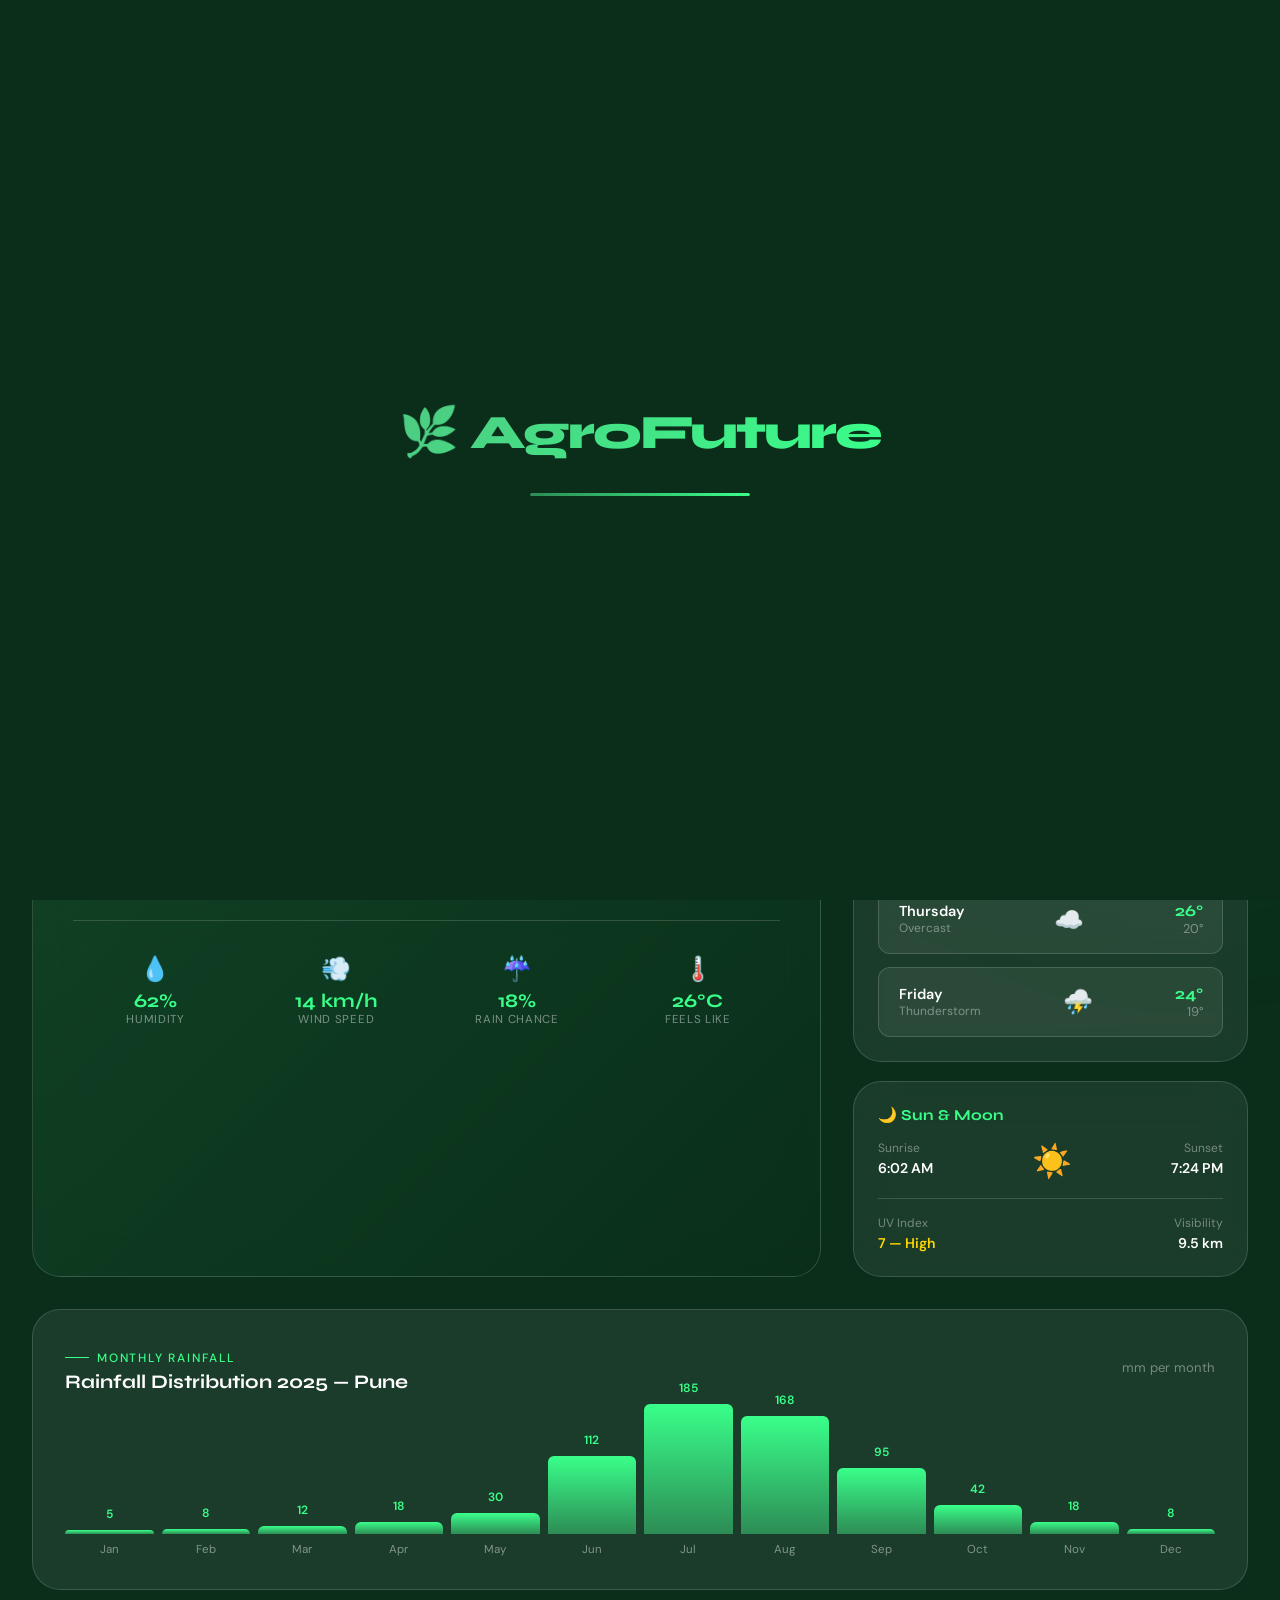
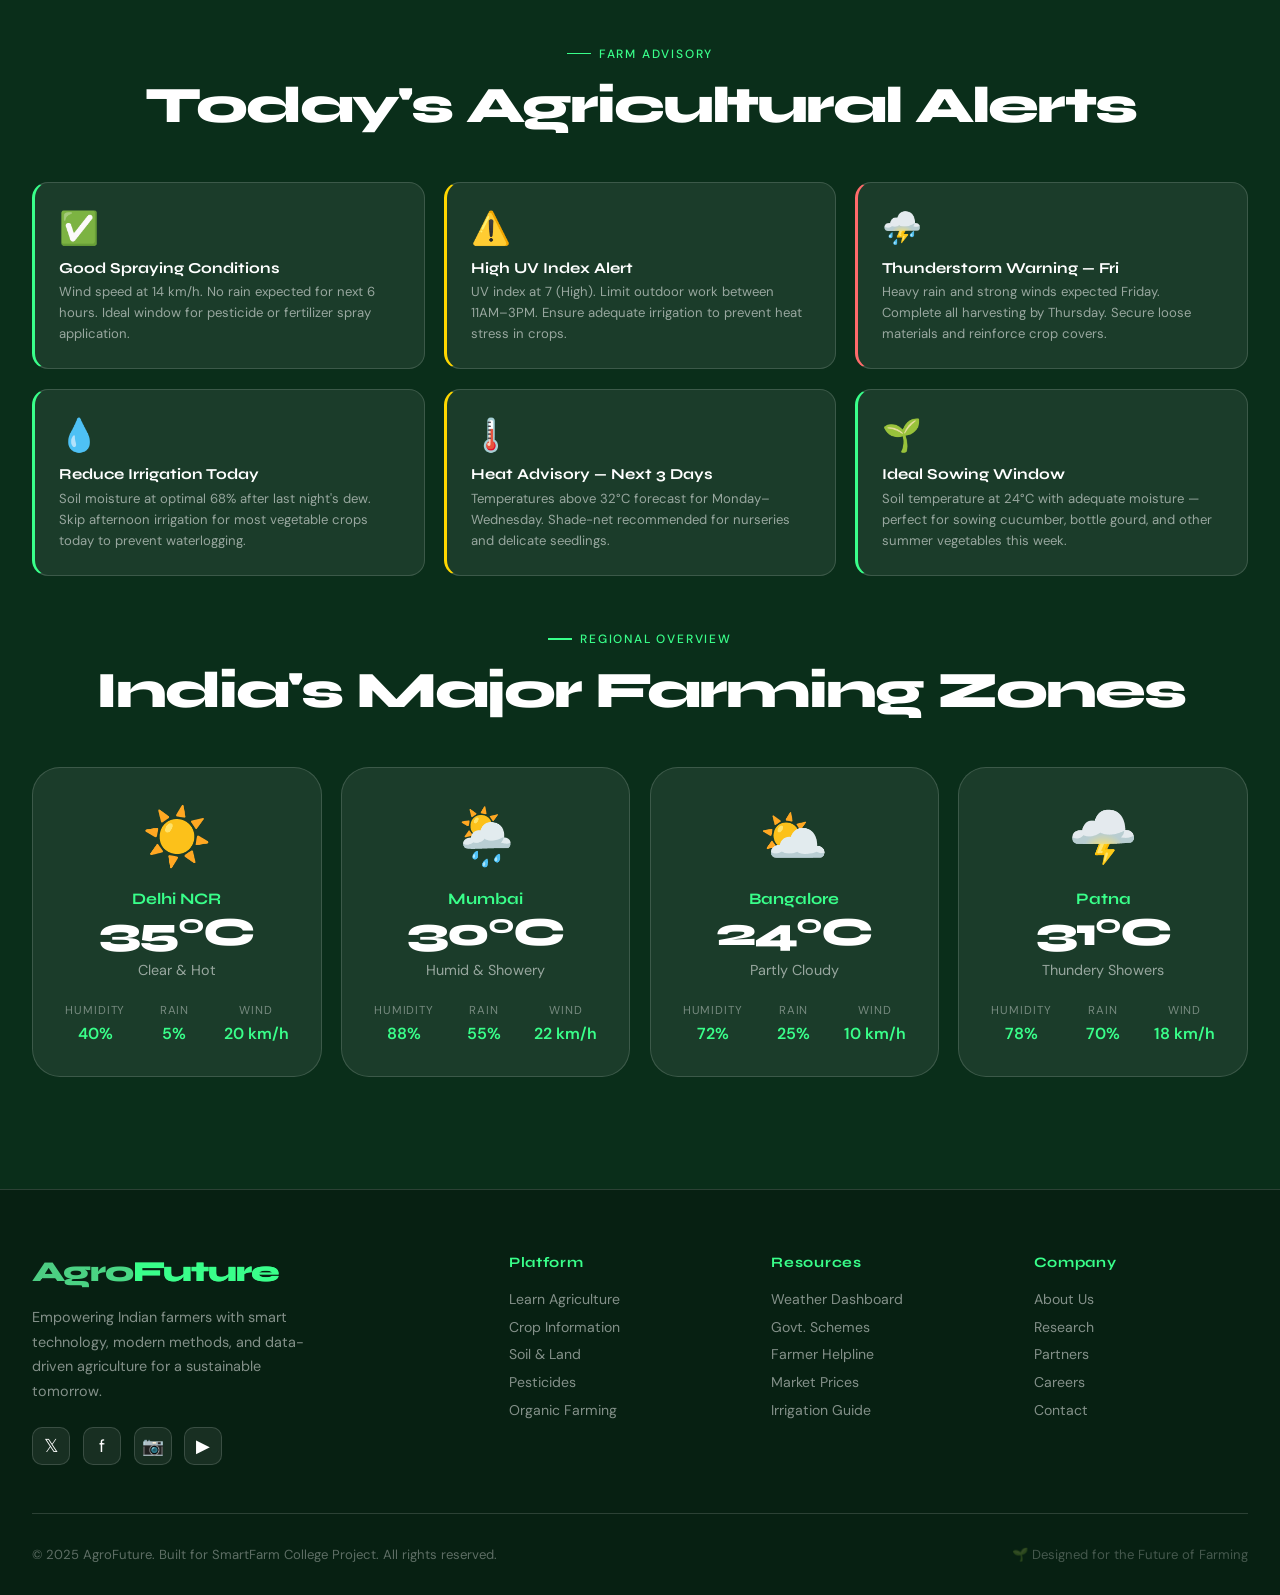
<file: pages/weather.html>
<!DOCTYPE html>
<html lang="en">
<head>
  <meta charset="UTF-8" /><meta name="viewport" content="width=device-width, initial-scale=1.0" />
  <title>Weather Dashboard — AgroFuture</title>
  <link rel="stylesheet" href="../assets/css/style.css" />
  <link rel="icon" href="data:image/svg+xml,<svg xmlns='http://www.w3.org/2000/svg' viewBox='0 0 100 100'><text y='.9em' font-size='90'>🌿</text></svg>"/>
  <style>
    .dashboard-grid{display:grid;grid-template-columns:2fr 1fr;gap:2rem;}
    .main-weather{background:linear-gradient(135deg,rgba(26,92,52,0.5),rgba(10,46,26,0.8));border:1px solid var(--glass-border);border-radius:var(--radius-lg);padding:2.5rem;backdrop-filter:blur(20px);}
    .main-temp{font-family:var(--font-display);font-size:6rem;font-weight:800;letter-spacing:-5px;line-height:1;color:white;}
    .main-icon{font-size:5rem;margin-bottom:1rem;}
    .main-city{font-family:var(--font-display);font-size:1.5rem;font-weight:700;color:var(--green-neon);}
    .main-date{font-size:0.88rem;color:rgba(255,255,255,0.5);margin-top:0.3rem;}
    .main-desc{font-size:1.1rem;color:rgba(255,255,255,0.75);margin:1rem 0;}
    .main-details{display:grid;grid-template-columns:repeat(4,1fr);gap:1rem;margin-top:2rem;padding-top:2rem;border-top:1px solid var(--glass-border);}
    .main-detail{text-align:center;}
    .main-detail-icon{font-size:1.5rem;margin-bottom:0.3rem;}
    .main-detail-value{font-family:var(--font-display);font-weight:700;font-size:1.2rem;color:var(--green-neon);}
    .main-detail-label{font-size:0.72rem;color:rgba(255,255,255,0.45);text-transform:uppercase;letter-spacing:0.06em;}
    .side-panel{display:flex;flex-direction:column;gap:1.2rem;}
    .forecast-list{display:flex;flex-direction:column;gap:0.8rem;}
    .forecast-item{background:var(--glass-bg);border:1px solid var(--glass-border);border-radius:12px;padding:1rem 1.2rem;display:flex;align-items:center;justify-content:space-between;transition:var(--transition);}
    .forecast-item:hover{border-color:rgba(62,255,138,0.25);}
    .forecast-day{font-weight:600;font-size:0.9rem;}
    .forecast-icon{font-size:1.5rem;}
    .forecast-temps{text-align:right;}
    .forecast-high{font-family:var(--font-display);font-weight:700;color:var(--green-neon);}
    .forecast-low{font-size:0.8rem;color:rgba(255,255,255,0.4);}
    .agri-alerts{display:grid;grid-template-columns:repeat(3,1fr);gap:1.2rem;}
    .alert-card{background:var(--glass-bg);border:1px solid var(--glass-border);border-radius:var(--radius);padding:1.5rem;transition:var(--transition);}
    .alert-card:hover{transform:translateY(-4px);border-color:rgba(62,255,138,0.3);}
    .alert-card.warning{border-left:3px solid #FFD700;}
    .alert-card.good{border-left:3px solid var(--green-neon);}
    .alert-card.danger{border-left:3px solid #ff6b6b;}
    .alert-icon{font-size:2rem;margin-bottom:0.6rem;}
    .alert-title{font-family:var(--font-display);font-weight:700;font-size:0.95rem;margin-bottom:0.3rem;}
    .alert-text{font-size:0.82rem;color:rgba(255,255,255,0.55);line-height:1.6;}
    .chart-container{background:var(--glass-bg);border:1px solid var(--glass-border);border-radius:var(--radius-lg);padding:2rem;}
    .bar-chart{display:flex;align-items:flex-end;gap:0.5rem;height:140px;margin-top:1.5rem;}
    .bar-wrap{flex:1;display:flex;flex-direction:column;align-items:center;gap:0.5rem;}
    .bar{width:100%;border-radius:6px 6px 0 0;background:linear-gradient(180deg,var(--green-neon),var(--green-mid));min-height:4px;transition:height 1.5s ease;}
    .bar-label{font-size:0.72rem;color:rgba(255,255,255,0.45);}
    .bar-value{font-size:0.75rem;font-weight:600;color:var(--green-neon);}
    .city-tabs{display:flex;gap:0.6rem;flex-wrap:wrap;margin-bottom:2rem;}
    .city-tab{background:var(--glass-bg);border:1px solid var(--glass-border);color:rgba(255,255,255,0.65);border-radius:50px;padding:0.45rem 1.1rem;font-size:0.85rem;cursor:pointer;transition:var(--transition);}
    .city-tab:hover,.city-tab.active{background:var(--green-mid);border-color:var(--green-mid);color:white;}
    @media(max-width:1000px){.dashboard-grid{grid-template-columns:1fr;}.agri-alerts{grid-template-columns:1fr 1fr;}}
    @media(max-width:600px){.main-details{grid-template-columns:1fr 1fr;}.agri-alerts{grid-template-columns:1fr;}.main-temp{font-size:4rem;}}
  </style>
</head>
<body>

  <!-- ══ HERO ══════════════════════════════════════════════════ -->
  <section class="page-hero" style="padding-top:100px;min-height:45vh;">
    <div class="page-hero-bg" style="background-image:url('https://images.unsplash.com/photo-1504608524841-42584120d693?w=1600&q=80');"></div>
    <div class="page-hero-overlay"></div>
    <div class="page-hero-content">
      <div class="breadcrumb-nav"><a href="../index.html">Home</a><span>/</span><span>Weather Dashboard</span></div>
      <div class="section-label">Live Weather</div>
      <h1 class="section-title" style="font-size:clamp(2.5rem,6vw,5rem);letter-spacing:-3px;">Weather<br><span class="text-neon">Dashboard</span></h1>
    </div>
  </section>

  <!-- ══ CITY TABS ══════════════════════════════════════════════ -->
  <section style="padding:2rem 2rem 0;">
    <div style="max-width:1280px;margin:0 auto;">
      <div class="city-tabs reveal">
        <button class="city-tab active" data-city="pune">📍 Pune</button>
        <button class="city-tab" data-city="delhi">🏙️ Delhi</button>
        <button class="city-tab" data-city="mumbai">🌊 Mumbai</button>
        <button class="city-tab" data-city="bangalore">🌳 Bangalore</button>
        <button class="city-tab" data-city="lucknow">🕌 Lucknow</button>
        <button class="city-tab" data-city="patna">🌾 Patna</button>
      </div>
    </div>
  </section>

  <!-- ══ MAIN DASHBOARD ════════════════════════════════════════ -->
  <section class="section" style="padding-top:2rem;">
    <div class="section-inner">
      <div class="dashboard-grid reveal">

        <!-- Main Card -->
        <div class="main-weather">
          <div style="display:flex;justify-content:space-between;align-items:flex-start;flex-wrap:wrap;gap:1rem;">
            <div>
              <div class="main-icon" id="main-icon">⛅</div>
              <div class="main-temp" id="main-temp">28<span style="font-size:2.5rem;color:rgba(255,255,255,0.5);">°C</span></div>
              <div class="main-desc" id="main-desc">Partly Cloudy — Ideal for field work</div>
            </div>
            <div style="text-align:right;">
              <div class="main-city" id="main-city">Pune, Maharashtra</div>
              <div class="main-date" id="weather-time">Loading…</div>
              <div style="margin-top:1rem;background:rgba(62,255,138,0.1);border:1px solid rgba(62,255,138,0.25);border-radius:8px;padding:0.5rem 1rem;font-size:0.8rem;color:var(--green-neon);">🌾 Good day to irrigate</div>
            </div>
          </div>
          <div class="main-details">
            <div class="main-detail"><div class="main-detail-icon">💧</div><div class="main-detail-value" id="stat-humidity">62%</div><div class="main-detail-label">Humidity</div></div>
            <div class="main-detail"><div class="main-detail-icon">💨</div><div class="main-detail-value" id="stat-wind">14 km/h</div><div class="main-detail-label">Wind Speed</div></div>
            <div class="main-detail"><div class="main-detail-icon">☔</div><div class="main-detail-value" id="stat-rain">18%</div><div class="main-detail-label">Rain Chance</div></div>
            <div class="main-detail"><div class="main-detail-icon">🌡️</div><div class="main-detail-value" id="stat-feels">26°C</div><div class="main-detail-label">Feels Like</div></div>
          </div>
        </div>

        <!-- Sidebar -->
        <div class="side-panel">
          <div class="glass-card" style="padding:1.5rem;">
            <div style="font-family:var(--font-display);font-weight:700;margin-bottom:1rem;font-size:0.95rem;color:var(--green-neon);">📅 5-Day Forecast</div>
            <div class="forecast-list" id="forecast-list">
              <div class="forecast-item"><div><div class="forecast-day">Today</div><div style="font-size:0.75rem;color:rgba(255,255,255,0.4);">Partly Cloudy</div></div><div class="forecast-icon">⛅</div><div class="forecast-temps"><div class="forecast-high">30°</div><div class="forecast-low">22°</div></div></div>
              <div class="forecast-item"><div><div class="forecast-day">Tomorrow</div><div style="font-size:0.75rem;color:rgba(255,255,255,0.4);">Sunny</div></div><div class="forecast-icon">☀️</div><div class="forecast-temps"><div class="forecast-high">33°</div><div class="forecast-low">24°</div></div></div>
              <div class="forecast-item"><div><div class="forecast-day">Wednesday</div><div style="font-size:0.75rem;color:rgba(255,255,255,0.4);">Light Rain</div></div><div class="forecast-icon">🌦️</div><div class="forecast-temps"><div class="forecast-high">27°</div><div class="forecast-low">21°</div></div></div>
              <div class="forecast-item"><div><div class="forecast-day">Thursday</div><div style="font-size:0.75rem;color:rgba(255,255,255,0.4);">Overcast</div></div><div class="forecast-icon">☁️</div><div class="forecast-temps"><div class="forecast-high">26°</div><div class="forecast-low">20°</div></div></div>
              <div class="forecast-item"><div><div class="forecast-day">Friday</div><div style="font-size:0.75rem;color:rgba(255,255,255,0.4);">Thunderstorm</div></div><div class="forecast-icon">⛈️</div><div class="forecast-temps"><div class="forecast-high">24°</div><div class="forecast-low">19°</div></div></div>
            </div>
          </div>
          <div class="glass-card" style="padding:1.5rem;">
            <div style="font-family:var(--font-display);font-weight:700;margin-bottom:1rem;font-size:0.95rem;color:var(--green-neon);">🌙 Sun & Moon</div>
            <div style="display:flex;justify-content:space-between;font-size:0.88rem;">
              <div><div style="color:rgba(255,255,255,0.4);font-size:0.75rem;">Sunrise</div><div style="font-weight:600;margin-top:0.2rem;">6:02 AM</div></div>
              <div style="text-align:center;"><div style="font-size:2rem;">☀️</div></div>
              <div style="text-align:right;"><div style="color:rgba(255,255,255,0.4);font-size:0.75rem;">Sunset</div><div style="font-weight:600;margin-top:0.2rem;">7:24 PM</div></div>
            </div>
            <div style="margin-top:1rem;padding-top:1rem;border-top:1px solid var(--glass-border);display:flex;justify-content:space-between;font-size:0.88rem;">
              <div><div style="color:rgba(255,255,255,0.4);font-size:0.75rem;">UV Index</div><div style="font-weight:600;color:#FFD700;margin-top:0.2rem;">7 — High</div></div>
              <div style="text-align:right;"><div style="color:rgba(255,255,255,0.4);font-size:0.75rem;">Visibility</div><div style="font-weight:600;margin-top:0.2rem;">9.5 km</div></div>
            </div>
          </div>
        </div>

      </div><!-- /dashboard-grid -->

      <!-- ── RAINFALL CHART ─────────────────────────────────── -->
      <div class="chart-container reveal" style="margin-top:2rem;">
        <div style="display:flex;justify-content:space-between;align-items:center;flex-wrap:wrap;gap:1rem;">
          <div>
            <div class="section-label" style="margin-bottom:0.3rem;">Monthly Rainfall</div>
            <div style="font-family:var(--font-display);font-weight:700;font-size:1.2rem;">Rainfall Distribution 2025 — Pune</div>
          </div>
          <div style="font-size:0.82rem;color:rgba(255,255,255,0.4);">mm per month</div>
        </div>
        <div class="bar-chart" id="rainfall-chart">
          <!-- Bars injected by JS -->
        </div>
      </div>

      <!-- ── AGRI WEATHER ALERTS ─────────────────────────────── -->
      <div style="margin-top:3rem;">
        <div class="text-center mb-3 reveal">
          <div class="section-label">Farm Advisory</div>
          <h2 class="section-title">Today's Agricultural Alerts</h2>
        </div>
        <div class="agri-alerts stagger">
          <div class="alert-card good">
            <div class="alert-icon">✅</div>
            <div class="alert-title">Good Spraying Conditions</div>
            <div class="alert-text">Wind speed at 14 km/h. No rain expected for next 6 hours. Ideal window for pesticide or fertilizer spray application.</div>
          </div>
          <div class="alert-card warning">
            <div class="alert-icon">⚠️</div>
            <div class="alert-title">High UV Index Alert</div>
            <div class="alert-text">UV index at 7 (High). Limit outdoor work between 11AM–3PM. Ensure adequate irrigation to prevent heat stress in crops.</div>
          </div>
          <div class="alert-card danger">
            <div class="alert-icon">⛈️</div>
            <div class="alert-title">Thunderstorm Warning — Fri</div>
            <div class="alert-text">Heavy rain and strong winds expected Friday. Complete all harvesting by Thursday. Secure loose materials and reinforce crop covers.</div>
          </div>
          <div class="alert-card good">
            <div class="alert-icon">💧</div>
            <div class="alert-title">Reduce Irrigation Today</div>
            <div class="alert-text">Soil moisture at optimal 68% after last night's dew. Skip afternoon irrigation for most vegetable crops today to prevent waterlogging.</div>
          </div>
          <div class="alert-card warning">
            <div class="alert-icon">🌡️</div>
            <div class="alert-title">Heat Advisory — Next 3 Days</div>
            <div class="alert-text">Temperatures above 32°C forecast for Monday–Wednesday. Shade-net recommended for nurseries and delicate seedlings.</div>
          </div>
          <div class="alert-card good">
            <div class="alert-icon">🌱</div>
            <div class="alert-title">Ideal Sowing Window</div>
            <div class="alert-text">Soil temperature at 24°C with adequate moisture — perfect for sowing cucumber, bottle gourd, and other summer vegetables this week.</div>
          </div>
        </div>
      </div>

      <!-- ── WEATHER CARDS GRID ──────────────────────────────── -->
      <div style="margin-top:3rem;">
        <div class="text-center mb-3 reveal">
          <div class="section-label">Regional Overview</div>
          <h2 class="section-title">India's Major Farming Zones</h2>
        </div>
        <div style="display:grid;grid-template-columns:repeat(4,1fr);gap:1.2rem;" class="stagger">
          <div class="weather-card"><div class="weather-icon">☀️</div><div class="main-city" style="font-size:1rem;">Delhi NCR</div><div class="weather-temp">35°C</div><div class="weather-desc">Clear & Hot</div><div class="weather-detail"><div class="weather-detail-item"><div class="weather-detail-label">Humidity</div><div class="weather-detail-value">40%</div></div><div class="weather-detail-item"><div class="weather-detail-label">Rain</div><div class="weather-detail-value">5%</div></div><div class="weather-detail-item"><div class="weather-detail-label">Wind</div><div class="weather-detail-value">20 km/h</div></div></div></div>
          <div class="weather-card"><div class="weather-icon">🌦️</div><div class="main-city" style="font-size:1rem;">Mumbai</div><div class="weather-temp">30°C</div><div class="weather-desc">Humid & Showery</div><div class="weather-detail"><div class="weather-detail-item"><div class="weather-detail-label">Humidity</div><div class="weather-detail-value">88%</div></div><div class="weather-detail-item"><div class="weather-detail-label">Rain</div><div class="weather-detail-value">55%</div></div><div class="weather-detail-item"><div class="weather-detail-label">Wind</div><div class="weather-detail-value">22 km/h</div></div></div></div>
          <div class="weather-card"><div class="weather-icon">⛅</div><div class="main-city" style="font-size:1rem;">Bangalore</div><div class="weather-temp">24°C</div><div class="weather-desc">Partly Cloudy</div><div class="weather-detail"><div class="weather-detail-item"><div class="weather-detail-label">Humidity</div><div class="weather-detail-value">72%</div></div><div class="weather-detail-item"><div class="weather-detail-label">Rain</div><div class="weather-detail-value">25%</div></div><div class="weather-detail-item"><div class="weather-detail-label">Wind</div><div class="weather-detail-value">10 km/h</div></div></div></div>
          <div class="weather-card"><div class="weather-icon">🌩️</div><div class="main-city" style="font-size:1rem;">Patna</div><div class="weather-temp">31°C</div><div class="weather-desc">Thundery Showers</div><div class="weather-detail"><div class="weather-detail-item"><div class="weather-detail-label">Humidity</div><div class="weather-detail-value">78%</div></div><div class="weather-detail-item"><div class="weather-detail-label">Rain</div><div class="weather-detail-value">70%</div></div><div class="weather-detail-item"><div class="weather-detail-label">Wind</div><div class="weather-detail-value">18 km/h</div></div></div></div>
        </div>
      </div>

    </div>
  </section>

  <script src="../assets/js/components.js"></script>
  <script src="../assets/js/main.js"></script>
  <script>
    // ── Rainfall Bar Chart ─────────────────────────────────────
    const rainfallData = [
      {month:'Jan',mm:5},  {month:'Feb',mm:8},  {month:'Mar',mm:12},
      {month:'Apr',mm:18}, {month:'May',mm:30}, {month:'Jun',mm:112},
      {month:'Jul',mm:185},{month:'Aug',mm:168},{month:'Sep',mm:95},
      {month:'Oct',mm:42}, {month:'Nov',mm:18}, {month:'Dec',mm:8}
    ];
    const max = Math.max(...rainfallData.map(d=>d.mm));
    const chart = document.getElementById('rainfall-chart');
    if(chart){
      chart.innerHTML = rainfallData.map(d=>`
        <div class="bar-wrap">
          <div class="bar-value">${d.mm}</div>
          <div class="bar" style="height:${(d.mm/max)*130}px;"></div>
          <div class="bar-label">${d.month}</div>
        </div>`).join('');
    }

    // ── City Switcher ───────────────────────────────────────────
    const cities = {
      pune:      {city:'Pune, Maharashtra',     icon:'⛅', temp:'28', desc:'Partly Cloudy — Ideal for field work',    humidity:'62%',wind:'14 km/h',rain:'18%',feels:'26°C'},
      delhi:     {city:'Delhi, NCT',            icon:'☀️', temp:'35', desc:'Sunny & Hot — Avoid midday field work',   humidity:'40%',wind:'20 km/h',rain:'5%', feels:'38°C'},
      mumbai:    {city:'Mumbai, Maharashtra',   icon:'🌦️', temp:'30', desc:'Humid Showers — Delay spray operations',  humidity:'88%',wind:'22 km/h',rain:'55%',feels:'34°C'},
      bangalore: {city:'Bangalore, Karnataka',  icon:'⛅', temp:'24', desc:'Pleasant — Good for all farming activities',humidity:'72%',wind:'10 km/h',rain:'25%',feels:'23°C'},
      lucknow:   {city:'Lucknow, UP',           icon:'🌤️', temp:'32', desc:'Mostly Sunny — Monitor irrigation needs', humidity:'55%',wind:'16 km/h',rain:'10%',feels:'30°C'},
      patna:     {city:'Patna, Bihar',          icon:'🌩️', temp:'31', desc:'Thundery Showers — Postpone harvesting',  humidity:'78%',wind:'18 km/h',rain:'70%',feels:'33°C'},
    };
    document.querySelectorAll('.city-tab').forEach(tab=>{
      tab.addEventListener('click',()=>{
        document.querySelectorAll('.city-tab').forEach(t=>t.classList.remove('active'));
        tab.classList.add('active');
        const d = cities[tab.dataset.city];
        document.getElementById('main-icon').textContent = d.icon;
        document.getElementById('main-temp').innerHTML = d.temp+'<span style="font-size:2.5rem;color:rgba(255,255,255,0.5);">°C</span>';
        document.getElementById('main-city').textContent = d.city;
        document.getElementById('main-desc').textContent = d.desc;
        document.getElementById('stat-humidity').textContent = d.humidity;
        document.getElementById('stat-wind').textContent = d.wind;
        document.getElementById('stat-rain').textContent = d.rain;
        document.getElementById('stat-feels').textContent = d.feels;
      });
    });
  </script>
</body>
</html>
</file>
<file: assets/css/style.css>
/* ============================================================
   AGROFUTURE - Smart Agriculture Platform
   Main Stylesheet
   ============================================================ */

/* ---------- Google Fonts ---------- */
@import url('https://fonts.googleapis.com/css2?family=Syne:wght@400;600;700;800&family=DM+Sans:ital,wght@0,300;0,400;0,500;1,300&display=swap');

/* ---------- CSS Variables ---------- */
:root {
  --green-dark:   #0a2e1a;
  --green-forest: #1a5c34;
  --green-mid:    #2d8c55;
  --green-light:  #4eca82;
  --green-neon:   #39ff8a;
  --earth-brown:  #6b4226;
  --earth-light:  #c49a6c;
  --cream:        #f4f0e8;
  --white:        #ffffff;
  --glass-bg:     rgba(255,255,255,0.07);
  --glass-border: rgba(255,255,255,0.15);
  --shadow-green: 0 0 40px rgba(62,255,138,0.18);
  --font-display: 'Syne', sans-serif;
  --font-body:    'DM Sans', sans-serif;
  --transition:   all 0.4s cubic-bezier(0.25, 0.46, 0.45, 0.94);
  --radius:       16px;
  --radius-lg:    28px;
}

/* ---------- Reset & Base ---------- */
*, *::before, *::after { box-sizing: border-box; margin: 0; padding: 0; }

html { scroll-behavior: smooth; overflow-x: hidden; }

body {
  font-family: var(--font-body);
  background: var(--green-dark);
  color: var(--white);
  overflow-x: hidden;
  cursor: none;
}

a { text-decoration: none; color: inherit; }
img { max-width: 100%; height: auto; }
ul { list-style: none; }

/* ---------- Custom Cursor ---------- */
.cursor {
  width: 12px; height: 12px;
  background: var(--green-neon);
  border-radius: 50%;
  position: fixed; top: 0; left: 0;
  pointer-events: none;
  z-index: 99999;
  transform: translate(-50%, -50%);
  transition: transform 0.1s, width 0.3s, height 0.3s, background 0.3s;
  mix-blend-mode: difference;
}
.cursor-follower {
  width: 36px; height: 36px;
  border: 1.5px solid var(--green-neon);
  border-radius: 50%;
  position: fixed; top: 0; left: 0;
  pointer-events: none;
  z-index: 99998;
  transform: translate(-50%, -50%);
  transition: transform 0.25s ease-out, width 0.3s, height 0.3s, opacity 0.3s;
  opacity: 0.6;
}
body:hover .cursor { opacity: 1; }

/* ---------- Scroll Progress ---------- */
#scroll-progress {
  position: fixed; top: 0; left: 0;
  height: 3px;
  background: linear-gradient(90deg, var(--green-mid), var(--green-neon));
  z-index: 9999;
  width: 0%;
  transition: width 0.1s linear;
  box-shadow: 0 0 12px var(--green-neon);
}

/* ---------- Loading Screen ---------- */
#loader {
  position: fixed; inset: 0;
  background: var(--green-dark);
  z-index: 100000;
  display: flex; flex-direction: column;
  align-items: center; justify-content: center;
  transition: opacity 0.8s ease, visibility 0.8s ease;
}
#loader.hidden { opacity: 0; visibility: hidden; }
.loader-logo {
  font-family: var(--font-display);
  font-size: 3rem; font-weight: 800;
  background: linear-gradient(135deg, var(--green-light), var(--green-neon));
  -webkit-background-clip: text; -webkit-text-fill-color: transparent;
  letter-spacing: -2px;
  animation: pulseLogo 1.5s ease-in-out infinite;
}
.loader-bar {
  margin-top: 2rem;
  width: 220px; height: 3px;
  background: rgba(255,255,255,0.1);
  border-radius: 99px; overflow: hidden;
}
.loader-fill {
  height: 100%;
  background: linear-gradient(90deg, var(--green-mid), var(--green-neon));
  border-radius: 99px;
  animation: loadFill 2s ease forwards;
  box-shadow: 0 0 12px var(--green-neon);
}
@keyframes loadFill { from { width: 0%; } to { width: 100%; } }
@keyframes pulseLogo { 0%,100%{opacity:1;transform:scale(1)} 50%{opacity:.7;transform:scale(1.04)} }

/* ---------- Navbar ---------- */
.navbar {
  position: fixed; top: 0; left: 0; right: 0;
  z-index: 1000;
  padding: 1.2rem 2rem;
  display: flex; align-items: center; justify-content: space-between;
  transition: var(--transition);
}
.navbar.scrolled {
  background: rgba(10, 46, 26, 0.92);
  backdrop-filter: blur(20px);
  -webkit-backdrop-filter: blur(20px);
  border-bottom: 1px solid var(--glass-border);
  box-shadow: 0 8px 32px rgba(0,0,0,0.3);
  padding: 0.8rem 2rem;
}
.nav-logo {
  font-family: var(--font-display);
  font-size: 1.6rem; font-weight: 800;
  background: linear-gradient(135deg, var(--green-light), var(--green-neon));
  -webkit-background-clip: text; -webkit-text-fill-color: transparent;
  letter-spacing: -1px;
}
.nav-logo span { color: var(--green-neon); -webkit-text-fill-color: var(--green-neon); }

.nav-links { display: flex; gap: 0.2rem; align-items: center; }
.nav-links a {
  font-family: var(--font-body);
  font-size: 0.88rem; font-weight: 500;
  color: rgba(255,255,255,0.75);
  padding: 0.5rem 0.9rem;
  border-radius: 8px;
  transition: var(--transition);
  letter-spacing: 0.02em;
}
.nav-links a:hover, .nav-links a.active {
  color: var(--green-neon);
  background: rgba(62,255,138,0.08);
}
.nav-cta {
  background: linear-gradient(135deg, var(--green-mid), var(--green-forest)) !important;
  color: white !important;
  border-radius: 10px !important;
  padding: 0.5rem 1.2rem !important;
  box-shadow: 0 0 20px rgba(62,255,138,0.2);
}
.nav-cta:hover { box-shadow: 0 0 30px rgba(62,255,138,0.4) !important; transform: translateY(-1px); }

.hamburger {
  display: none; flex-direction: column; gap: 5px;
  cursor: pointer; padding: 4px;
}
.hamburger span {
  width: 24px; height: 2px;
  background: var(--green-neon);
  border-radius: 2px; transition: var(--transition);
}

/* ---------- Hero Section ---------- */
.hero {
  min-height: 100vh;
  position: relative;
  display: flex; align-items: center;
  overflow: hidden;
}
.hero-bg {
  position: absolute; inset: 0;
  background: url('https://images.unsplash.com/photo-1625246333195-78d9c38ad449?w=1920&q=80') center/cover no-repeat;
}
.hero-overlay {
  position: absolute; inset: 0;
  background: linear-gradient(135deg,
    rgba(10,46,26,0.92) 0%,
    rgba(10,46,26,0.75) 50%,
    rgba(26,92,52,0.6) 100%);
}
.hero-content {
  position: relative; z-index: 2;
  max-width: 820px;
  padding: 0 2rem;
  margin-left: 8%;
}
.hero-badge {
  display: inline-flex; align-items: center; gap: 0.5rem;
  background: var(--glass-bg);
  border: 1px solid var(--glass-border);
  backdrop-filter: blur(12px);
  border-radius: 50px;
  padding: 0.4rem 1.1rem;
  font-size: 0.82rem; font-weight: 500;
  color: var(--green-neon);
  letter-spacing: 0.08em;
  text-transform: uppercase;
  margin-bottom: 1.8rem;
  animation: slideDown 0.8s ease both;
}
.hero-badge-dot {
  width: 7px; height: 7px;
  background: var(--green-neon);
  border-radius: 50%;
  animation: blink 1.5s infinite;
}
@keyframes blink { 0%,100%{opacity:1} 50%{opacity:0.2} }

.hero-title {
  font-family: var(--font-display);
  font-size: clamp(3rem, 7vw, 6rem);
  font-weight: 800;
  line-height: 1.04;
  letter-spacing: -3px;
  margin-bottom: 1.4rem;
  animation: slideUp 0.9s 0.2s ease both;
}
.hero-title .highlight {
  background: linear-gradient(135deg, var(--green-light), var(--green-neon));
  -webkit-background-clip: text; -webkit-text-fill-color: transparent;
}

.hero-sub {
  font-size: 1.15rem; font-weight: 300;
  color: rgba(255,255,255,0.72);
  max-width: 520px;
  line-height: 1.75;
  margin-bottom: 2.5rem;
  animation: slideUp 0.9s 0.35s ease both;
}
.hero-actions {
  display: flex; gap: 1rem; flex-wrap: wrap;
  animation: slideUp 0.9s 0.5s ease both;
}
.btn-primary-glow {
  display: inline-flex; align-items: center; gap: 0.6rem;
  background: linear-gradient(135deg, var(--green-mid), var(--green-forest));
  color: white;
  font-family: var(--font-display); font-weight: 600;
  font-size: 0.95rem; letter-spacing: 0.02em;
  padding: 0.9rem 2rem;
  border-radius: 12px;
  border: none; cursor: pointer;
  transition: var(--transition);
  box-shadow: 0 0 30px rgba(62,255,138,0.25), 0 8px 24px rgba(0,0,0,0.3);
  position: relative; overflow: hidden;
}
.btn-primary-glow::before {
  content: '';
  position: absolute; inset: 0;
  background: linear-gradient(135deg, var(--green-light), var(--green-neon));
  opacity: 0; transition: opacity 0.4s;
}
.btn-primary-glow:hover { transform: translateY(-3px); box-shadow: 0 0 50px rgba(62,255,138,0.4), 0 16px 40px rgba(0,0,0,0.4); }
.btn-primary-glow:hover::before { opacity: 1; }
.btn-primary-glow span { position: relative; z-index: 1; }

.btn-ghost {
  display: inline-flex; align-items: center; gap: 0.6rem;
  background: transparent;
  color: white;
  font-family: var(--font-display); font-weight: 600;
  font-size: 0.95rem;
  padding: 0.9rem 2rem;
  border-radius: 12px;
  border: 1.5px solid var(--glass-border);
  cursor: pointer;
  transition: var(--transition);
  backdrop-filter: blur(8px);
}
.btn-ghost:hover {
  border-color: var(--green-neon);
  color: var(--green-neon);
  background: rgba(62,255,138,0.06);
  transform: translateY(-3px);
}

/* Floating elements */
.hero-float {
  position: absolute; z-index: 2;
  pointer-events: none;
}
.float-card {
  background: var(--glass-bg);
  border: 1px solid var(--glass-border);
  backdrop-filter: blur(20px);
  border-radius: var(--radius);
  padding: 1rem 1.4rem;
  display: flex; align-items: center; gap: 0.8rem;
}
.float-card-icon { font-size: 2rem; }
.float-card-label { font-size: 0.75rem; color: rgba(255,255,255,0.6); }
.float-card-value { font-family: var(--font-display); font-weight: 700; font-size: 1.1rem; color: var(--green-neon); }

.hero-float-1 { bottom: 18%; right: 10%; animation: floatY 4s ease-in-out infinite; }
.hero-float-2 { top: 30%; right: 22%; animation: floatY 5s 1s ease-in-out infinite; }
.hero-float-3 { bottom: 30%; right: 28%; animation: floatY 4.5s 2s ease-in-out infinite; }
@keyframes floatY { 0%,100%{transform:translateY(0)} 50%{transform:translateY(-14px)} }

.hero-scroll {
  position: absolute; bottom: 2.5rem; left: 50%; transform: translateX(-50%);
  display: flex; flex-direction: column; align-items: center; gap: 0.5rem;
  z-index: 2; animation: fadeIn 1s 1s ease both;
}
.scroll-line {
  width: 1.5px; height: 50px;
  background: linear-gradient(180deg, var(--green-neon), transparent);
  animation: scrollLine 2s ease-in-out infinite;
}
.scroll-text { font-size: 0.7rem; letter-spacing: 0.15em; text-transform: uppercase; color: rgba(255,255,255,0.4); }
@keyframes scrollLine { 0%{transform:scaleY(0);transform-origin:top} 50%{transform:scaleY(1);transform-origin:top} 51%{transform:scaleY(1);transform-origin:bottom} 100%{transform:scaleY(0);transform-origin:bottom} }

/* ---------- Section Base ---------- */
.section { padding: 7rem 2rem; }
.section-inner { max-width: 1280px; margin: 0 auto; }
.section-label {
  display: inline-flex; align-items: center; gap: 0.5rem;
  font-size: 0.75rem; font-weight: 500; letter-spacing: 0.15em;
  text-transform: uppercase; color: var(--green-neon);
  margin-bottom: 1rem;
}
.section-label::before { content: ''; width: 24px; height: 1.5px; background: var(--green-neon); display: block; }
.section-title {
  font-family: var(--font-display);
  font-size: clamp(2rem, 4vw, 3.5rem);
  font-weight: 800; letter-spacing: -2px;
  line-height: 1.1; margin-bottom: 1.2rem;
}
.section-sub {
  font-size: 1.05rem; color: rgba(255,255,255,0.6);
  max-width: 520px; line-height: 1.8;
}
.text-neon { color: var(--green-neon); }

/* ---------- Stats Bar ---------- */
.stats-bar {
  background: rgba(255,255,255,0.04);
  border-top: 1px solid var(--glass-border);
  border-bottom: 1px solid var(--glass-border);
  padding: 2.5rem 2rem;
}
.stats-inner {
  max-width: 1280px; margin: 0 auto;
  display: grid; grid-template-columns: repeat(4,1fr);
  gap: 2rem;
}
.stat-item { text-align: center; }
.stat-number {
  font-family: var(--font-display);
  font-size: 2.8rem; font-weight: 800;
  color: var(--green-neon); letter-spacing: -2px;
  line-height: 1;
}
.stat-label { font-size: 0.88rem; color: rgba(255,255,255,0.5); margin-top: 0.4rem; }

/* ---------- Nav Cards (Services Grid) ---------- */
.nav-cards-grid {
  display: grid;
  grid-template-columns: repeat(5, 1fr);
  gap: 1.2rem;
}
.nav-card {
  position: relative; overflow: hidden;
  background: var(--glass-bg);
  border: 1px solid var(--glass-border);
  border-radius: var(--radius-lg);
  padding: 2rem 1.5rem;
  cursor: pointer;
  transition: var(--transition);
  text-align: center;
  backdrop-filter: blur(12px);
  text-decoration: none; color: white;
  display: flex; flex-direction: column; align-items: center; gap: 0.8rem;
}
.nav-card::before {
  content: '';
  position: absolute; inset: 0;
  background: linear-gradient(135deg, var(--green-forest), var(--green-mid));
  opacity: 0; transition: opacity 0.4s;
  border-radius: inherit;
}
.nav-card:hover { transform: translateY(-8px) scale(1.02); border-color: var(--green-neon); box-shadow: 0 20px 60px rgba(0,0,0,0.4), var(--shadow-green); }
.nav-card:hover::before { opacity: 0.15; }
.nav-card-icon {
  font-size: 2.8rem;
  transition: var(--transition);
  position: relative; z-index: 1;
  filter: drop-shadow(0 0 8px rgba(62,255,138,0.3));
}
.nav-card:hover .nav-card-icon { transform: scale(1.1); filter: drop-shadow(0 0 16px rgba(62,255,138,0.6)); }
.nav-card-title {
  font-family: var(--font-display);
  font-size: 0.95rem; font-weight: 700;
  position: relative; z-index: 1;
  transition: color 0.3s;
}
.nav-card:hover .nav-card-title { color: var(--green-neon); }
.nav-card-desc {
  font-size: 0.78rem; color: rgba(255,255,255,0.5);
  line-height: 1.5; position: relative; z-index: 1;
}
.nav-card-arrow {
  font-size: 1.2rem; color: var(--green-neon);
  position: relative; z-index: 1;
  opacity: 0; transform: translateX(-6px);
  transition: var(--transition);
}
.nav-card:hover .nav-card-arrow { opacity: 1; transform: translateX(0); }

/* ---------- Features Strip ---------- */
.features-strip {
  display: grid; grid-template-columns: repeat(3,1fr);
  gap: 2rem;
}
.feature-item {
  background: var(--glass-bg);
  border: 1px solid var(--glass-border);
  border-radius: var(--radius);
  padding: 2.5rem;
  transition: var(--transition);
  position: relative; overflow: hidden;
}
.feature-item::after {
  content: '';
  position: absolute; bottom: 0; left: 0; right: 0;
  height: 3px;
  background: linear-gradient(90deg, var(--green-mid), var(--green-neon));
  transform: scaleX(0); transform-origin: left;
  transition: transform 0.4s ease;
}
.feature-item:hover::after { transform: scaleX(1); }
.feature-item:hover { transform: translateY(-4px); border-color: rgba(62,255,138,0.3); }
.feature-icon { font-size: 2.5rem; margin-bottom: 1.2rem; }
.feature-title { font-family: var(--font-display); font-size: 1.25rem; font-weight: 700; margin-bottom: 0.8rem; }
.feature-text { font-size: 0.92rem; color: rgba(255,255,255,0.6); line-height: 1.75; }

/* ---------- Glassmorphism Card ---------- */
.glass-card {
  background: var(--glass-bg);
  border: 1px solid var(--glass-border);
  backdrop-filter: blur(20px);
  -webkit-backdrop-filter: blur(20px);
  border-radius: var(--radius-lg);
  padding: 2rem;
  transition: var(--transition);
}
.glass-card:hover {
  border-color: rgba(62,255,138,0.3);
  box-shadow: 0 20px 60px rgba(0,0,0,0.3), 0 0 30px rgba(62,255,138,0.1);
  transform: translateY(-4px);
}

/* ---------- Testimonial ---------- */
.testimonials-grid { display: grid; grid-template-columns: repeat(3,1fr); gap: 1.5rem; }
.testimonial-card {
  background: var(--glass-bg);
  border: 1px solid var(--glass-border);
  border-radius: var(--radius-lg);
  padding: 2rem;
  transition: var(--transition);
}
.testimonial-card:hover { border-color: rgba(62,255,138,0.25); transform: translateY(-4px); }
.testimonial-text { font-size: 0.95rem; color: rgba(255,255,255,0.75); line-height: 1.8; font-style: italic; margin-bottom: 1.5rem; }
.testimonial-author { display: flex; align-items: center; gap: 0.8rem; }
.testimonial-avatar {
  width: 44px; height: 44px;
  border-radius: 50%;
  background: linear-gradient(135deg, var(--green-mid), var(--green-neon));
  display: flex; align-items: center; justify-content: center;
  font-weight: 700; font-size: 1rem;
}
.testimonial-name { font-weight: 600; font-size: 0.9rem; }
.testimonial-role { font-size: 0.78rem; color: rgba(255,255,255,0.45); }
.stars { color: #ffd700; font-size: 0.85rem; margin-bottom: 1rem; letter-spacing: 2px; }

/* ---------- Footer ---------- */
.footer {
  background: rgba(0,0,0,0.3);
  border-top: 1px solid var(--glass-border);
  padding: 4rem 2rem 2rem;
}
.footer-inner { max-width: 1280px; margin: 0 auto; }
.footer-grid { display: grid; grid-template-columns: 2fr 1fr 1fr 1fr; gap: 3rem; margin-bottom: 3rem; }
.footer-brand p { font-size: 0.9rem; color: rgba(255,255,255,0.5); line-height: 1.7; margin-top: 1rem; max-width: 280px; }
.footer-col h4 { font-family: var(--font-display); font-size: 0.9rem; font-weight: 700; margin-bottom: 1.2rem; color: var(--green-neon); letter-spacing: 0.05em; }
.footer-col a { display: block; font-size: 0.88rem; color: rgba(255,255,255,0.5); margin-bottom: 0.6rem; transition: color 0.3s; }
.footer-col a:hover { color: var(--green-neon); }
.footer-bottom {
  border-top: 1px solid var(--glass-border);
  padding-top: 2rem;
  display: flex; justify-content: space-between; align-items: center;
}
.footer-bottom p { font-size: 0.82rem; color: rgba(255,255,255,0.35); }
.social-links { display: flex; gap: 0.8rem; }
.social-link {
  width: 38px; height: 38px;
  background: var(--glass-bg);
  border: 1px solid var(--glass-border);
  border-radius: 10px;
  display: flex; align-items: center; justify-content: center;
  font-size: 1.1rem;
  transition: var(--transition);
}
.social-link:hover { background: var(--green-forest); border-color: var(--green-neon); transform: translateY(-3px); }

/* ---------- Back to Top ---------- */
#back-to-top {
  position: fixed; bottom: 2rem; right: 2rem;
  width: 48px; height: 48px;
  background: linear-gradient(135deg, var(--green-mid), var(--green-forest));
  border: none; border-radius: 12px;
  cursor: pointer;
  display: flex; align-items: center; justify-content: center;
  font-size: 1.2rem; color: white;
  opacity: 0; transform: translateY(20px);
  transition: var(--transition);
  z-index: 500;
  box-shadow: 0 8px 24px rgba(0,0,0,0.3), 0 0 20px rgba(62,255,138,0.2);
}
#back-to-top.show { opacity: 1; transform: translateY(0); }
#back-to-top:hover { box-shadow: 0 0 30px rgba(62,255,138,0.4); transform: translateY(-3px); }

/* ---------- Page Hero (inner pages) ---------- */
.page-hero {
  min-height: 55vh;
  position: relative;
  display: flex; align-items: flex-end;
  padding-bottom: 5rem;
  overflow: hidden;
}
.page-hero-bg {
  position: absolute; inset: 0;
  background-size: cover; background-position: center;
}
.page-hero-overlay {
  position: absolute; inset: 0;
  background: linear-gradient(180deg, rgba(10,46,26,0.6) 0%, rgba(10,46,26,0.92) 100%);
}
.page-hero-content {
  position: relative; z-index: 2;
  max-width: 1280px; margin: 0 auto;
  padding: 0 2rem; width: 100%;
}
.breadcrumb-nav {
  display: flex; align-items: center; gap: 0.5rem;
  font-size: 0.82rem; color: rgba(255,255,255,0.5);
  margin-bottom: 1.5rem;
}
.breadcrumb-nav a { color: var(--green-neon); }
.breadcrumb-nav span { color: rgba(255,255,255,0.3); }

/* ---------- Content Cards ---------- */
.content-grid { display: grid; grid-template-columns: repeat(3,1fr); gap: 1.5rem; }
.content-card {
  background: var(--glass-bg);
  border: 1px solid var(--glass-border);
  border-radius: var(--radius-lg);
  overflow: hidden;
  transition: var(--transition);
  cursor: pointer;
}
.content-card:hover { transform: translateY(-6px); border-color: rgba(62,255,138,0.3); box-shadow: 0 20px 60px rgba(0,0,0,0.4); }
.content-card-img {
  height: 200px;
  background-size: cover; background-position: center;
  position: relative;
}
.content-card-img-overlay {
  position: absolute; inset: 0;
  background: linear-gradient(180deg, transparent 50%, rgba(10,46,26,0.8) 100%);
}
.content-card-body { padding: 1.5rem; }
.content-card-tag {
  display: inline-block;
  background: rgba(62,255,138,0.12);
  color: var(--green-neon);
  border-radius: 6px;
  padding: 0.25rem 0.7rem;
  font-size: 0.72rem; font-weight: 600;
  letter-spacing: 0.08em; text-transform: uppercase;
  margin-bottom: 0.8rem;
}
.content-card-title { font-family: var(--font-display); font-size: 1.1rem; font-weight: 700; margin-bottom: 0.6rem; }
.content-card-desc { font-size: 0.88rem; color: rgba(255,255,255,0.55); line-height: 1.65; }

/* ---------- Timeline ---------- */
.timeline { position: relative; padding-left: 2rem; }
.timeline::before {
  content: '';
  position: absolute; left: 0; top: 0; bottom: 0;
  width: 2px;
  background: linear-gradient(180deg, var(--green-neon), transparent);
}
.timeline-item { position: relative; margin-bottom: 3rem; }
.timeline-dot {
  position: absolute; left: -2.5rem;
  width: 14px; height: 14px;
  background: var(--green-neon);
  border-radius: 50%;
  box-shadow: 0 0 12px var(--green-neon);
  top: 4px;
}
.timeline-step { font-size: 0.75rem; color: var(--green-neon); font-weight: 600; text-transform: uppercase; letter-spacing: 0.1em; margin-bottom: 0.4rem; }
.timeline-title { font-family: var(--font-display); font-size: 1.2rem; font-weight: 700; margin-bottom: 0.6rem; }
.timeline-text { font-size: 0.9rem; color: rgba(255,255,255,0.6); line-height: 1.75; }

/* ---------- Info Box ---------- */
.info-box {
  background: rgba(62,255,138,0.06);
  border: 1px solid rgba(62,255,138,0.2);
  border-radius: var(--radius);
  padding: 1.5rem 2rem;
  margin: 1.5rem 0;
}
.info-box-title { font-weight: 700; color: var(--green-neon); margin-bottom: 0.5rem; font-size: 0.95rem; }
.info-box p { font-size: 0.9rem; color: rgba(255,255,255,0.65); line-height: 1.7; }

/* ---------- Table ---------- */
.styled-table {
  width: 100%; border-collapse: collapse;
  font-size: 0.9rem;
}
.styled-table th {
  background: rgba(62,255,138,0.1);
  color: var(--green-neon);
  padding: 1rem 1.2rem;
  text-align: left; font-weight: 600;
  font-size: 0.82rem; letter-spacing: 0.05em; text-transform: uppercase;
  border-bottom: 1px solid var(--glass-border);
}
.styled-table td {
  padding: 0.9rem 1.2rem;
  border-bottom: 1px solid rgba(255,255,255,0.05);
  color: rgba(255,255,255,0.75);
}
.styled-table tr:hover td { background: rgba(255,255,255,0.03); }

/* ---------- Accordion (FAQ) ---------- */
.faq-item {
  border: 1px solid var(--glass-border);
  border-radius: var(--radius);
  margin-bottom: 0.8rem;
  overflow: hidden;
  transition: var(--transition);
}
.faq-item.open { border-color: rgba(62,255,138,0.3); }
.faq-question {
  width: 100%; background: var(--glass-bg);
  border: none; color: white;
  padding: 1.3rem 1.5rem;
  display: flex; justify-content: space-between; align-items: center;
  cursor: pointer;
  font-family: var(--font-body); font-size: 0.95rem; font-weight: 500;
  text-align: left; transition: background 0.3s;
}
.faq-question:hover { background: rgba(255,255,255,0.08); }
.faq-question.open { background: rgba(62,255,138,0.08); color: var(--green-neon); }
.faq-icon { font-size: 1.3rem; transition: transform 0.3s; color: var(--green-neon); }
.faq-question.open .faq-icon { transform: rotate(45deg); }
.faq-answer {
  max-height: 0; overflow: hidden;
  transition: max-height 0.4s ease, padding 0.4s ease;
  padding: 0 1.5rem;
  font-size: 0.9rem; color: rgba(255,255,255,0.6); line-height: 1.75;
}
.faq-answer.open { max-height: 300px; padding: 1rem 1.5rem 1.5rem; }

/* ---------- Form ---------- */
.contact-form .form-group { margin-bottom: 1.2rem; }
.contact-form label { display: block; font-size: 0.82rem; color: rgba(255,255,255,0.6); margin-bottom: 0.5rem; font-weight: 500; letter-spacing: 0.04em; }
.contact-form input,
.contact-form textarea,
.contact-form select {
  width: 100%; background: rgba(255,255,255,0.06);
  border: 1px solid var(--glass-border);
  border-radius: 10px; padding: 0.85rem 1rem;
  color: white; font-family: var(--font-body); font-size: 0.93rem;
  outline: none; transition: var(--transition);
}
.contact-form input:focus,
.contact-form textarea:focus,
.contact-form select:focus {
  border-color: var(--green-neon);
  background: rgba(62,255,138,0.05);
  box-shadow: 0 0 20px rgba(62,255,138,0.1);
}
.contact-form textarea { resize: vertical; min-height: 130px; }
.contact-form select option { background: var(--green-dark); }
.contact-form input::placeholder,
.contact-form textarea::placeholder { color: rgba(255,255,255,0.3); }

/* ---------- Weather Dashboard Specific ---------- */
.weather-card {
  background: var(--glass-bg);
  border: 1px solid var(--glass-border);
  border-radius: var(--radius-lg);
  padding: 2rem;
  text-align: center;
  transition: var(--transition);
}
.weather-card:hover { border-color: rgba(62,255,138,0.3); transform: translateY(-4px); }
.weather-icon { font-size: 3.5rem; margin-bottom: 1rem; }
.weather-temp { font-family: var(--font-display); font-size: 2.5rem; font-weight: 800; letter-spacing: -2px; }
.weather-desc { color: rgba(255,255,255,0.55); font-size: 0.9rem; margin-top: 0.3rem; }
.weather-detail { display: flex; justify-content: space-between; margin-top: 1.5rem; }
.weather-detail-item { text-align: center; }
.weather-detail-label { font-size: 0.72rem; color: rgba(255,255,255,0.4); text-transform: uppercase; letter-spacing: 0.08em; }
.weather-detail-value { font-weight: 600; margin-top: 0.3rem; color: var(--green-neon); }

/* ---------- Scheme Cards ---------- */
.scheme-card {
  background: var(--glass-bg);
  border: 1px solid var(--glass-border);
  border-radius: var(--radius-lg);
  padding: 2rem;
  transition: var(--transition);
  height: 100%;
}
.scheme-card:hover { border-color: rgba(62,255,138,0.3); transform: translateY(-4px); }
.scheme-badge {
  display: inline-block;
  background: linear-gradient(135deg, var(--green-forest), var(--green-mid));
  color: white; border-radius: 6px;
  padding: 0.25rem 0.8rem;
  font-size: 0.72rem; font-weight: 600;
  letter-spacing: 0.06em; text-transform: uppercase;
  margin-bottom: 1rem;
}
.scheme-title { font-family: var(--font-display); font-size: 1.15rem; font-weight: 700; margin-bottom: 0.8rem; }
.scheme-desc { font-size: 0.88rem; color: rgba(255,255,255,0.6); line-height: 1.7; margin-bottom: 1.5rem; }
.scheme-eligibility { font-size: 0.82rem; color: var(--green-neon); margin-bottom: 1.2rem; }
.btn-apply {
  display: inline-flex; align-items: center; gap: 0.5rem;
  background: rgba(62,255,138,0.1);
  border: 1px solid rgba(62,255,138,0.3);
  color: var(--green-neon); border-radius: 8px;
  padding: 0.6rem 1.4rem; font-size: 0.85rem; font-weight: 600;
  transition: var(--transition); cursor: pointer;
}
.btn-apply:hover { background: var(--green-mid); color: white; border-color: var(--green-mid); transform: translateX(3px); }

/* ---------- Crop Filter ---------- */
.filter-bar { display: flex; gap: 0.6rem; flex-wrap: wrap; margin-bottom: 2rem; }
.filter-btn {
  background: var(--glass-bg); border: 1px solid var(--glass-border);
  color: rgba(255,255,255,0.65); border-radius: 50px;
  padding: 0.5rem 1.2rem; font-size: 0.85rem; cursor: pointer;
  transition: var(--transition);
}
.filter-btn:hover, .filter-btn.active {
  background: var(--green-mid); border-color: var(--green-mid); color: white;
}
.crops-grid { display: grid; grid-template-columns: repeat(4,1fr); gap: 1.2rem; }
.crop-card {
  background: var(--glass-bg); border: 1px solid var(--glass-border);
  border-radius: var(--radius); overflow: hidden; cursor: pointer;
  transition: var(--transition);
}
.crop-card:hover { transform: translateY(-6px); border-color: rgba(62,255,138,0.3); }
.crop-img {
  height: 160px; background-size: cover; background-position: center;
  position: relative;
}
.crop-season-tag {
  position: absolute; top: 0.8rem; right: 0.8rem;
  background: rgba(0,0,0,0.6); backdrop-filter: blur(8px);
  color: var(--green-neon); border-radius: 6px;
  padding: 0.2rem 0.6rem; font-size: 0.7rem; font-weight: 600;
}
.crop-body { padding: 1.2rem; }
.crop-name { font-family: var(--font-display); font-weight: 700; margin-bottom: 0.3rem; }
.crop-info { font-size: 0.8rem; color: rgba(255,255,255,0.5); }

/* ---------- Progress Bar ---------- */
.progress-bar-wrapper { margin-bottom: 1.2rem; }
.progress-label { display: flex; justify-content: space-between; margin-bottom: 0.4rem; font-size: 0.85rem; }
.progress-track { height: 6px; background: rgba(255,255,255,0.1); border-radius: 99px; overflow: hidden; }
.progress-fill {
  height: 100%;
  background: linear-gradient(90deg, var(--green-mid), var(--green-neon));
  border-radius: 99px;
  transition: width 1.5s ease;
  box-shadow: 0 0 10px rgba(62,255,138,0.4);
}

/* ---------- Organic Section ---------- */
.organic-process { display: grid; grid-template-columns: repeat(4,1fr); gap: 1.5rem; }
.organic-step {
  text-align: center; padding: 2rem 1.5rem;
  background: var(--glass-bg); border: 1px solid var(--glass-border);
  border-radius: var(--radius); transition: var(--transition);
  position: relative;
}
.organic-step:hover { border-color: rgba(62,255,138,0.3); transform: translateY(-4px); }
.organic-step-num {
  position: absolute; top: 1rem; right: 1rem;
  font-family: var(--font-display); font-size: 3rem; font-weight: 800;
  color: rgba(62,255,138,0.08); line-height: 1;
}
.organic-step-icon { font-size: 3rem; margin-bottom: 1rem; }
.organic-step-title { font-family: var(--font-display); font-weight: 700; margin-bottom: 0.6rem; }
.organic-step-text { font-size: 0.85rem; color: rgba(255,255,255,0.55); line-height: 1.6; }

/* ---------- Animations ---------- */
@keyframes slideUp { from { opacity: 0; transform: translateY(30px); } to { opacity: 1; transform: translateY(0); } }
@keyframes slideDown { from { opacity: 0; transform: translateY(-20px); } to { opacity: 1; transform: translateY(0); } }
@keyframes fadeIn { from { opacity: 0; } to { opacity: 1; } }
@keyframes scaleIn { from { opacity: 0; transform: scale(0.9); } to { opacity: 1; transform: scale(1); } }

/* Scroll reveal */
.reveal { opacity: 0; transform: translateY(40px); transition: opacity 0.8s ease, transform 0.8s ease; }
.reveal.visible { opacity: 1; transform: translateY(0); }
.reveal-left { opacity: 0; transform: translateX(-40px); transition: opacity 0.8s ease, transform 0.8s ease; }
.reveal-left.visible { opacity: 1; transform: translateX(0); }
.reveal-right { opacity: 0; transform: translateX(40px); transition: opacity 0.8s ease, transform 0.8s ease; }
.reveal-right.visible { opacity: 1; transform: translateX(0); }
.stagger > * { opacity: 0; transform: translateY(30px); transition: opacity 0.7s ease, transform 0.7s ease; }
.stagger.visible > *:nth-child(1) { opacity: 1; transform: none; transition-delay: 0.1s; }
.stagger.visible > *:nth-child(2) { opacity: 1; transform: none; transition-delay: 0.2s; }
.stagger.visible > *:nth-child(3) { opacity: 1; transform: none; transition-delay: 0.3s; }
.stagger.visible > *:nth-child(4) { opacity: 1; transform: none; transition-delay: 0.4s; }
.stagger.visible > *:nth-child(5) { opacity: 1; transform: none; transition-delay: 0.5s; }
.stagger.visible > *:nth-child(6) { opacity: 1; transform: none; transition-delay: 0.6s; }
.stagger.visible > *:nth-child(7) { opacity: 1; transform: none; transition-delay: 0.7s; }
.stagger.visible > *:nth-child(8) { opacity: 1; transform: none; transition-delay: 0.8s; }
.stagger.visible > *:nth-child(9) { opacity: 1; transform: none; transition-delay: 0.9s; }
.stagger.visible > *:nth-child(10) { opacity: 1; transform: none; transition-delay: 1s; }

/* ---------- Noise texture overlay ---------- */
body::after {
  content: '';
  position: fixed; inset: 0;
  background-image: url("data:image/svg+xml,%3Csvg viewBox='0 0 256 256' xmlns='http://www.w3.org/2000/svg'%3E%3Cfilter id='noise'%3E%3CfeTurbulence type='fractalNoise' baseFrequency='0.9' numOctaves='4' stitchTiles='stitch'/%3E%3C/filter%3E%3Crect width='100%25' height='100%25' filter='url(%23noise)' opacity='0.03'/%3E%3C/svg%3E");
  pointer-events: none; z-index: 9997; opacity: 0.4;
}

/* ---------- Ambient gradient orbs ---------- */
.orb {
  position: fixed; border-radius: 50%;
  filter: blur(120px); pointer-events: none;
  z-index: 0; opacity: 0.18;
}
.orb-1 { width: 600px; height: 600px; background: var(--green-forest); top: -200px; left: -200px; animation: orbFloat 20s ease-in-out infinite; }
.orb-2 { width: 400px; height: 400px; background: var(--green-mid); bottom: 10%; right: -100px; animation: orbFloat 25s 5s ease-in-out infinite reverse; }
@keyframes orbFloat { 0%,100%{transform:translate(0,0)} 33%{transform:translate(60px,-40px)} 66%{transform:translate(-40px,60px)} }

/* ---------- Mobile Nav ---------- */
.mobile-nav {
  display: none; flex-direction: column;
  position: fixed; inset: 0;
  background: rgba(10,46,26,0.97);
  backdrop-filter: blur(24px);
  z-index: 999; align-items: center; justify-content: center; gap: 1.5rem;
}
.mobile-nav.open { display: flex; }
.mobile-nav a { font-family: var(--font-display); font-size: 1.6rem; font-weight: 700; color: rgba(255,255,255,0.8); transition: color 0.3s; }
.mobile-nav a:hover { color: var(--green-neon); }
.mobile-nav-close {
  position: absolute; top: 2rem; right: 2rem;
  font-size: 2rem; cursor: pointer; color: rgba(255,255,255,0.6); background: none; border: none;
}

/* ---------- Utility ---------- */
.d-flex { display: flex; }
.align-center { align-items: center; }
.justify-between { justify-content: space-between; }
.gap-1 { gap: 1rem; }
.gap-2 { gap: 2rem; }
.mb-1 { margin-bottom: 1rem; }
.mb-2 { margin-bottom: 2rem; }
.mb-3 { margin-bottom: 3rem; }
.mt-1 { margin-top: 1rem; }
.mt-2 { margin-top: 2rem; }
.mt-3 { margin-top: 3rem; }
.text-center { text-align: center; }
.w-100 { width: 100%; }
.col-2 { display: grid; grid-template-columns: 1fr 1fr; gap: 3rem; align-items: center; }
.col-2-3 { display: grid; grid-template-columns: 2fr 3fr; gap: 3rem; align-items: start; }

/* ---------- Responsive ---------- */
@media (max-width: 1100px) {
  .nav-cards-grid { grid-template-columns: repeat(3,1fr); }
  .features-strip { grid-template-columns: repeat(2,1fr); }
  .footer-grid { grid-template-columns: 1fr 1fr; }
  .testimonials-grid { grid-template-columns: repeat(2,1fr); }
  .organic-process { grid-template-columns: repeat(2,1fr); }
  .crops-grid { grid-template-columns: repeat(3,1fr); }
}
@media (max-width: 768px) {
  .nav-links { display: none; }
  .hamburger { display: flex; }
  .hero-content { margin-left: 0; }
  .hero-title { letter-spacing: -2px; }
  .stats-inner { grid-template-columns: repeat(2,1fr); }
  .nav-cards-grid { grid-template-columns: repeat(2,1fr); }
  .features-strip, .content-grid, .testimonials-grid { grid-template-columns: 1fr; }
  .col-2, .col-2-3 { grid-template-columns: 1fr; }
  .footer-grid { grid-template-columns: 1fr; }
  .crops-grid { grid-template-columns: repeat(2,1fr); }
  .organic-process { grid-template-columns: 1fr; }
  .hero-float { display: none; }
  .footer-bottom { flex-direction: column; gap: 1rem; text-align: center; }
}
@media (max-width: 480px) {
  .nav-cards-grid, .crops-grid { grid-template-columns: 1fr; }
  .stats-inner { grid-template-columns: 1fr 1fr; }
}
</file>
